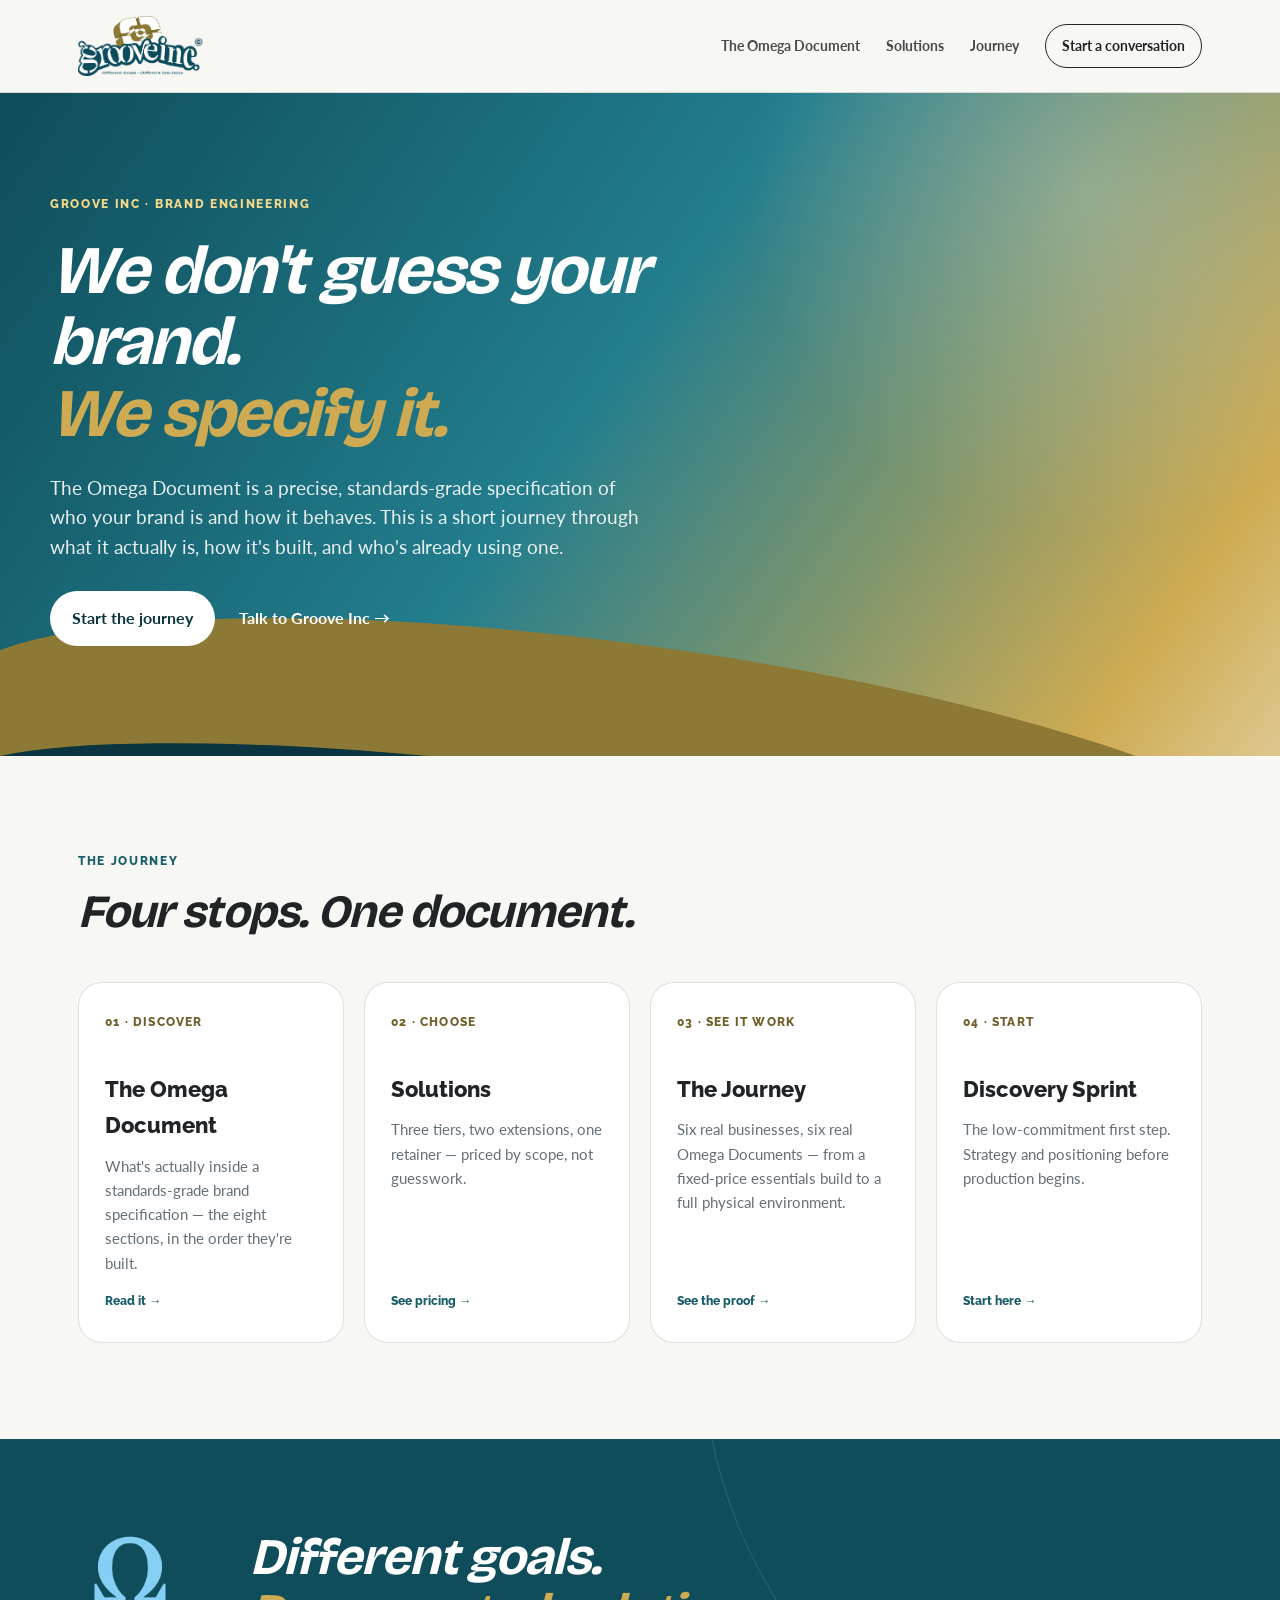
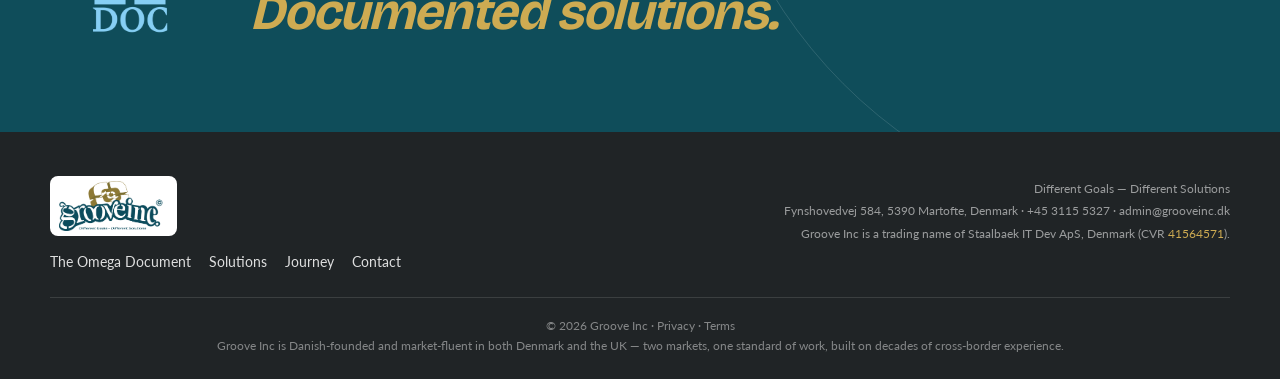
<file: index.html>
<!doctype html>
<html lang="en">
<head>
  <meta charset="utf-8">
  <meta name="viewport" content="width=device-width, initial-scale=1">
  <title>Groove Inc — Brand Engineering</title>
<meta name="description" content="Groove Inc is a Danish brand engineering studio. The Omega Document is our standards-grade specification of your brand — measured, not guessed.">
<link rel="canonical" href="https://www.grooveinc.uk/">
<link rel="alternate" hreflang="en-dk" href="https://www.grooveinc.dk/">
<link rel="alternate" hreflang="en-gb" href="https://www.grooveinc.uk/">
<link rel="alternate" hreflang="x-default" href="https://www.grooveinc.dk/">
<meta property="og:site_name" content="Groove Inc">
<meta property="og:type" content="website">
<meta property="og:title" content="Groove Inc — Brand Engineering">
<meta property="og:description" content="Groove Inc is a Danish brand engineering studio. The Omega Document is our standards-grade specification of your brand — measured, not guessed.">
<meta property="og:url" content="https://www.grooveinc.uk/">
<meta property="og:image" content="https://www.grooveinc.uk/images/groove-logo.png">
<meta name="twitter:card" content="summary">
<meta name="twitter:title" content="Groove Inc — Brand Engineering">
<meta name="twitter:description" content="Groove Inc is a Danish brand engineering studio. The Omega Document is our standards-grade specification of your brand — measured, not guessed.">
  <link rel="icon" type="image/x-icon" href="/images/favicon.ico">
<link rel="preconnect" href="https://fonts.googleapis.com">
<link rel="preconnect" href="https://fonts.gstatic.com" crossorigin>
<link href="https://fonts.googleapis.com/css2?family=Lato:wght@400;700&family=Raleway:ital,wght@0,800;1,800&family=Bricolage+Grotesque:ital,opsz,wght@1,12..96,700&display=swap" rel="stylesheet">
  <link rel="stylesheet" href="assets/css/site.css">
</head>
<body>
  <header class="site-header">
    <div class="header-row">
      <a class="brand" href="index.html"><img class="brand-mark-img" src="images/groove-logo.png" alt="Groove Inc"></a>
      <nav class="nav" aria-label="Primary navigation" id="primaryNav">
      <a href="document.html">The Omega Document</a>
      <a href="solutions.html">Solutions</a>
      <a href="journey.html">Journey</a>
        <a href="contact.html" class="nav-cta">Start a conversation</a>
      </nav>
      <button class="menu-toggle" id="mobileToggle" aria-expanded="false">☰</button>
    </div>
  </header>
  <div class="nav-drawer-overlay" id="navOverlay"></div>
  <nav class="mobile-drawer" id="mobileDrawer">
    <button class="drawer-close" id="drawerClose" aria-label="Close menu">✕</button>
    <a href="document.html">The Omega Document</a>
    <a href="solutions.html">Solutions</a>
    <a href="journey.html">Journey</a>
    <a href="contact.html" class="nav-cta">Start a conversation</a>
  </nav>

  <section class="hero">
    <div class="hero-curve hero-curve-gold"></div><div class="hero-curve hero-curve-blue"></div>
    <div class="hero-content">
      <p class="eyebrow">GROOVE INC · BRAND ENGINEERING</p>
      <h1>We don't guess your brand.<br><em class="accent-light">We specify it.</em></h1>
      <p class="hero-copy">The Omega Document is a precise, standards-grade specification of who your brand is and how it behaves. This is a short journey through what it actually is, how it's built, and who's already using one.</p>
      <div class="hero-actions">
        <a class="button button-light" href="document.html">Start the journey</a>
        <a class="text-link" href="contact.html">Talk to Groove Inc →</a>
      </div>
    </div>
  </section>

  <section class="section">
    <div class="section-heading">
      <span class="section-kicker">THE JOURNEY</span>
      <h2>Four stops. One document.</h2>
    </div>
    <div class="stage-grid">
      <a class="stage-card" href="document.html">
        <div class="stage-num">01 · Discover</div>
        <h3>The Omega Document</h3>
        <p>What's actually inside a standards-grade brand specification — the eight sections, in the order they're built.</p>
        <span class="go">Read it →</span>
      </a>
      <a class="stage-card" href="solutions.html">
        <div class="stage-num">02 · Choose</div>
        <h3>Solutions</h3>
        <p>Three tiers, two extensions, one retainer — priced by scope, not guesswork.</p>
        <span class="go">See pricing →</span>
      </a>
      <a class="stage-card" href="journey.html">
        <div class="stage-num">03 · See It Work</div>
        <h3>The Journey</h3>
        <p>Six real businesses, six real Omega Documents — from a fixed-price essentials build to a full physical environment.</p>
        <span class="go">See the proof →</span>
      </a>
      <a class="stage-card" href="contact.html">
        <div class="stage-num">04 · Start</div>
        <h3>Discovery Sprint</h3>
        <p>The low-commitment first step. Strategy and positioning before production begins.</p>
        <span class="go">Start here →</span>
      </a>
    </div>
  </section>

  <section class="statement">
    <div class="statement-inner">
      <img class="omega-mini-img" src="images/omega-doc-logo.png" alt="">
      <p>Different goals.<br><em class="accent-light">Documented solutions.</em></p>
    </div>
  </section>

  <footer class="footer">
    <div class="footer-row">
      <div>
        <img class="footer-mark" src="images/groove-logo.png" alt="Groove Inc">
        <div class="footer-links">
          <a href="document.html">The Omega Document</a>
          <a href="solutions.html">Solutions</a>
          <a href="journey.html">Journey</a>
          <a href="contact.html">Contact</a>
        </div>
      </div>
      <div class="footer-meta">
        <p>Different Goals — Different Solutions</p>
        <p>Fynshovedvej 584, 5390 Martofte, Denmark · +45 3115 5327 · admin@grooveinc.dk</p>
        <p>Groove Inc is a trading name of Staalbaek IT Dev ApS, Denmark (CVR <em>41564571</em>).</p>
      </div>
    </div>
    <div class="footer-bottom">© 2026 Groove Inc · <a href="privacy.html">Privacy</a> · <a href="terms.html">Terms</a><br>Groove Inc is Danish-founded and market-fluent in both Denmark and the UK — two markets, one standard of work, built on decades of cross-border experience.</div>
  </footer>
  <script src="assets/js/site.js"></script>
</body>
</html>
</file>
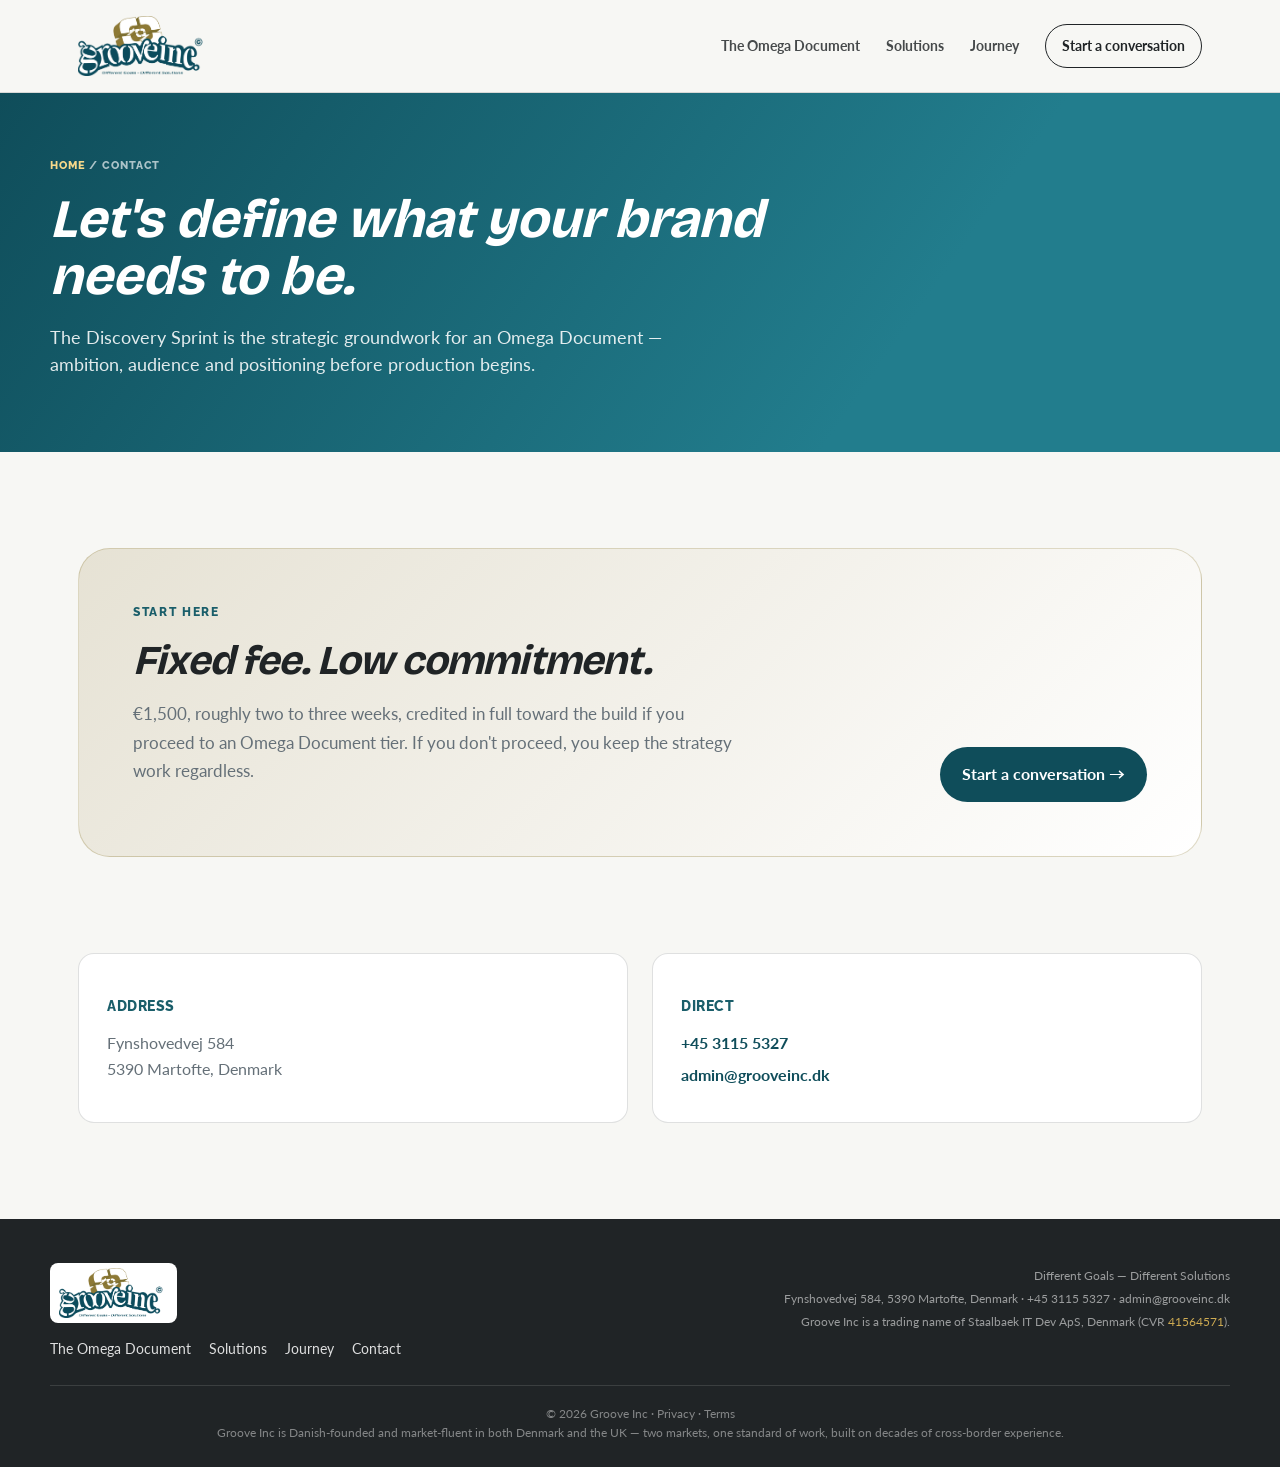
<file: contact.html>
<!doctype html>
<html lang="en">
<head>
  <meta charset="utf-8">
  <meta name="viewport" content="width=device-width, initial-scale=1">
  <title>Contact — Groove Inc</title>
<meta name="description" content="Start a Discovery Sprint with Groove Inc, a Danish brand engineering studio. Get in touch to talk through your brand's specification.">
<link rel="canonical" href="https://www.grooveinc.uk/contact.html">
<link rel="alternate" hreflang="en-dk" href="https://www.grooveinc.dk/contact.html">
<link rel="alternate" hreflang="en-gb" href="https://www.grooveinc.uk/contact.html">
<link rel="alternate" hreflang="x-default" href="https://www.grooveinc.dk/contact.html">
<meta property="og:site_name" content="Groove Inc">
<meta property="og:type" content="website">
<meta property="og:title" content="Contact — Groove Inc">
<meta property="og:description" content="Start a Discovery Sprint with Groove Inc, a Danish brand engineering studio. Get in touch to talk through your brand's specification.">
<meta property="og:url" content="https://www.grooveinc.uk/contact.html">
<meta property="og:image" content="https://www.grooveinc.uk/images/groove-logo.png">
<meta name="twitter:card" content="summary">
<meta name="twitter:title" content="Contact — Groove Inc">
<meta name="twitter:description" content="Start a Discovery Sprint with Groove Inc, a Danish brand engineering studio. Get in touch to talk through your brand's specification.">
  <link rel="icon" type="image/x-icon" href="/images/favicon.ico">
<link rel="preconnect" href="https://fonts.googleapis.com">
<link rel="preconnect" href="https://fonts.gstatic.com" crossorigin>
<link href="https://fonts.googleapis.com/css2?family=Lato:wght@400;700&family=Raleway:ital,wght@0,800;1,800&family=Bricolage+Grotesque:ital,opsz,wght@1,12..96,700&display=swap" rel="stylesheet">
  <link rel="stylesheet" href="assets/css/site.css">
</head>
<body>
  <header class="site-header">
    <div class="header-row">
      <a class="brand" href="index.html"><img class="brand-mark-img" src="images/groove-logo.png" alt="Groove Inc"></a>
      <nav class="nav" aria-label="Primary navigation" id="primaryNav">
      <a href="document.html">The Omega Document</a>
      <a href="solutions.html">Solutions</a>
      <a href="journey.html">Journey</a>
        <a href="contact.html" class="nav-cta" class="current">Start a conversation</a>
      </nav>
      <button class="menu-toggle" id="mobileToggle" aria-expanded="false">☰</button>
    </div>
  </header>
  <div class="nav-drawer-overlay" id="navOverlay"></div>
  <nav class="mobile-drawer" id="mobileDrawer">
    <button class="drawer-close" id="drawerClose" aria-label="Close menu">✕</button>
    <a href="document.html">The Omega Document</a>
    <a href="solutions.html">Solutions</a>
    <a href="journey.html">Journey</a>
    <a href="contact.html" class="nav-cta" class="current">Start a conversation</a>
  </nav>

  <div class="page-header">
    <div class="wrap">
      <div class="crumb"><a href="index.html">Home</a> / Contact</div>
      <h1>Let's define what your brand needs to be.</h1>
      <p class="lead">The Discovery Sprint is the strategic groundwork for an Omega Document — ambition, audience and positioning before production begins.</p>
    </div>
  </div>

  <section class="section">
    <div class="cta-card">
      <div>
        <span class="section-kicker">START HERE</span>
        <h2>Fixed fee. Low commitment.</h2>
        <p>€1,500, roughly two to three weeks, credited in full toward the build if you proceed to an Omega Document tier. If you don't proceed, you keep the strategy work regardless.</p>
      </div>
      <a class="button button-dark" href="mailto:admin@grooveinc.uk">Start a conversation →</a>
    </div>
  </section>

  <section class="section" style="padding-top:0;">
    <div class="contact-grid">
      <div class="contact-card">
        <h3>Address</h3>
        <p>Fynshovedvej 584<br>5390 Martofte, Denmark</p>
      </div>
      <div class="contact-card">
        <h3>Direct</h3>
        <p><a href="tel:+4531155327">+45 3115 5327</a></p>
        <p><a href="mailto:admin@grooveinc.dk">admin@grooveinc.dk</a></p>
      </div>
    </div>
  </section>

  <footer class="footer">
    <div class="footer-row">
      <div>
        <img class="footer-mark" src="images/groove-logo.png" alt="Groove Inc">
        <div class="footer-links">
          <a href="document.html">The Omega Document</a>
          <a href="solutions.html">Solutions</a>
          <a href="journey.html">Journey</a>
          <a href="contact.html">Contact</a>
        </div>
      </div>
      <div class="footer-meta">
        <p>Different Goals — Different Solutions</p>
        <p>Fynshovedvej 584, 5390 Martofte, Denmark · +45 3115 5327 · admin@grooveinc.dk</p>
        <p>Groove Inc is a trading name of Staalbaek IT Dev ApS, Denmark (CVR <em>41564571</em>).</p>
      </div>
    </div>
    <div class="footer-bottom">© 2026 Groove Inc · <a href="privacy.html">Privacy</a> · <a href="terms.html">Terms</a><br>Groove Inc is Danish-founded and market-fluent in both Denmark and the UK — two markets, one standard of work, built on decades of cross-border experience.</div>
  </footer>
  <script src="assets/js/site.js"></script>
</body>
</html>
</file>
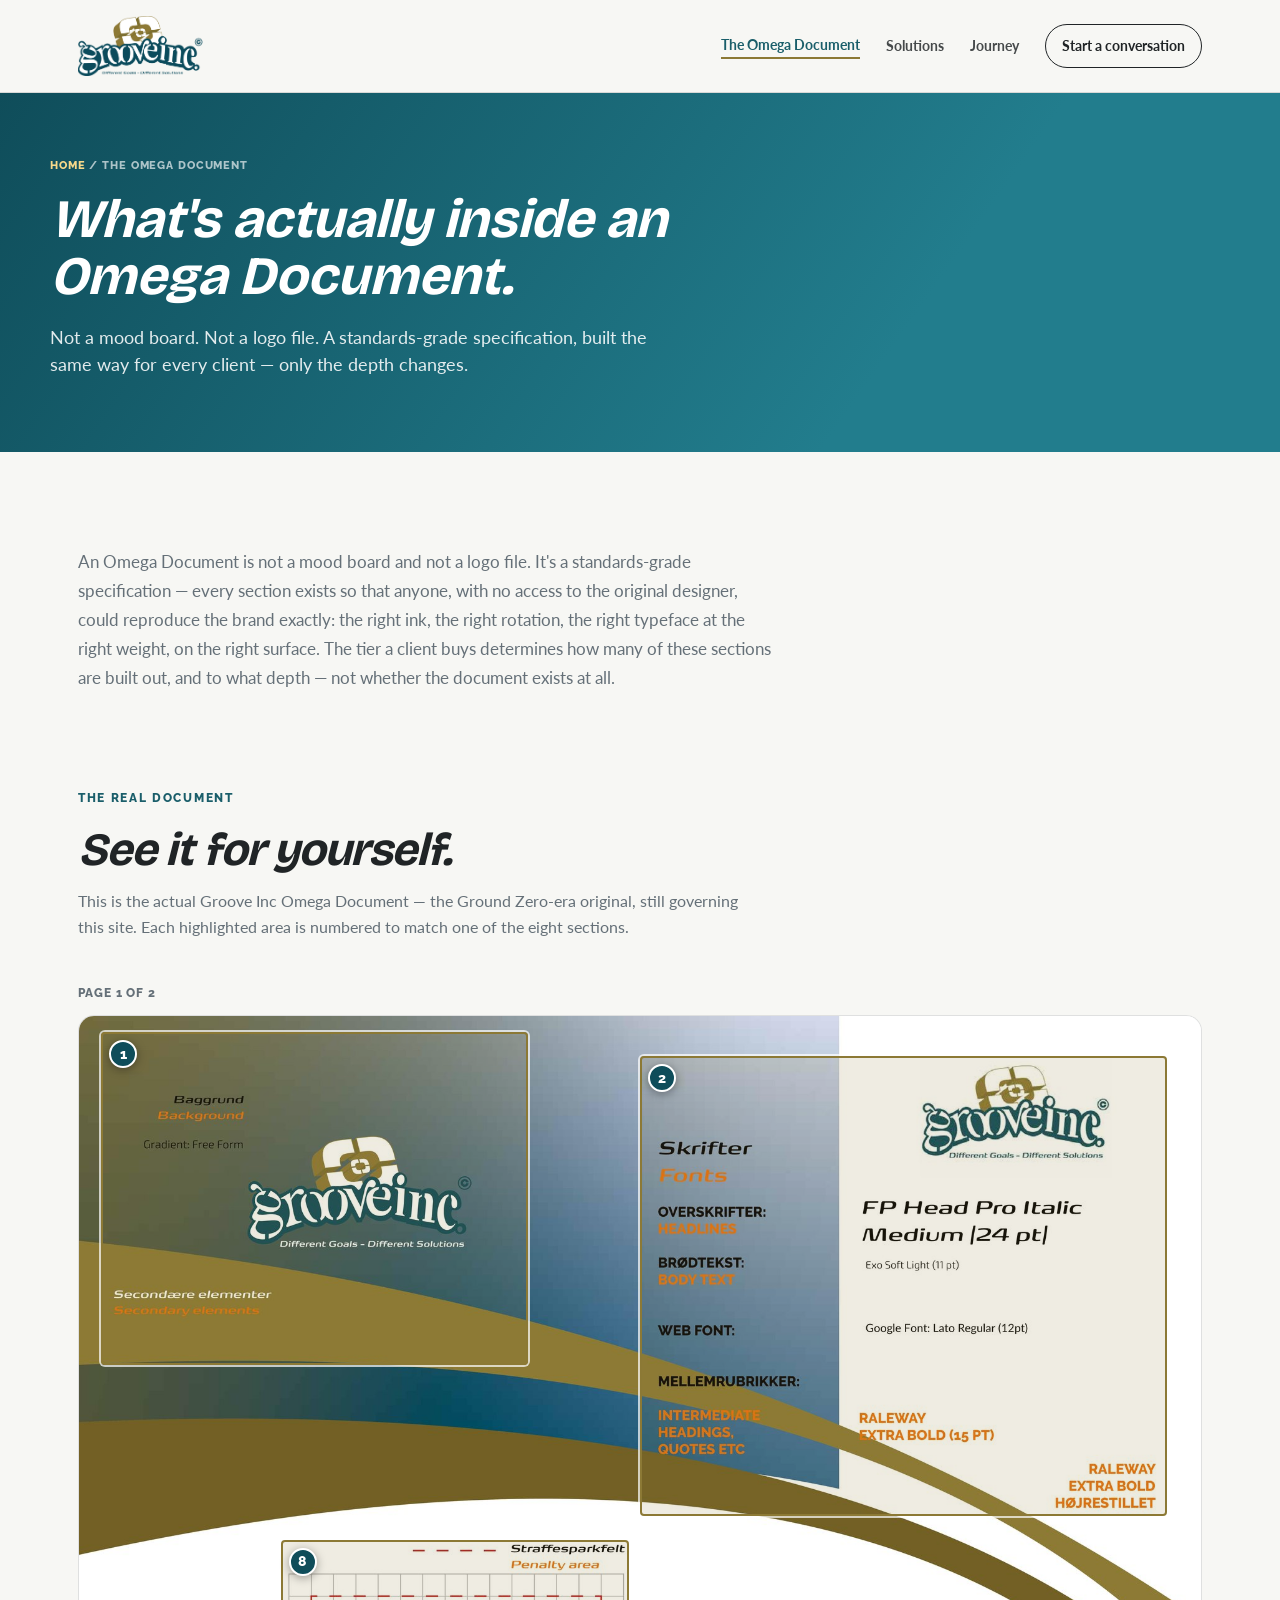
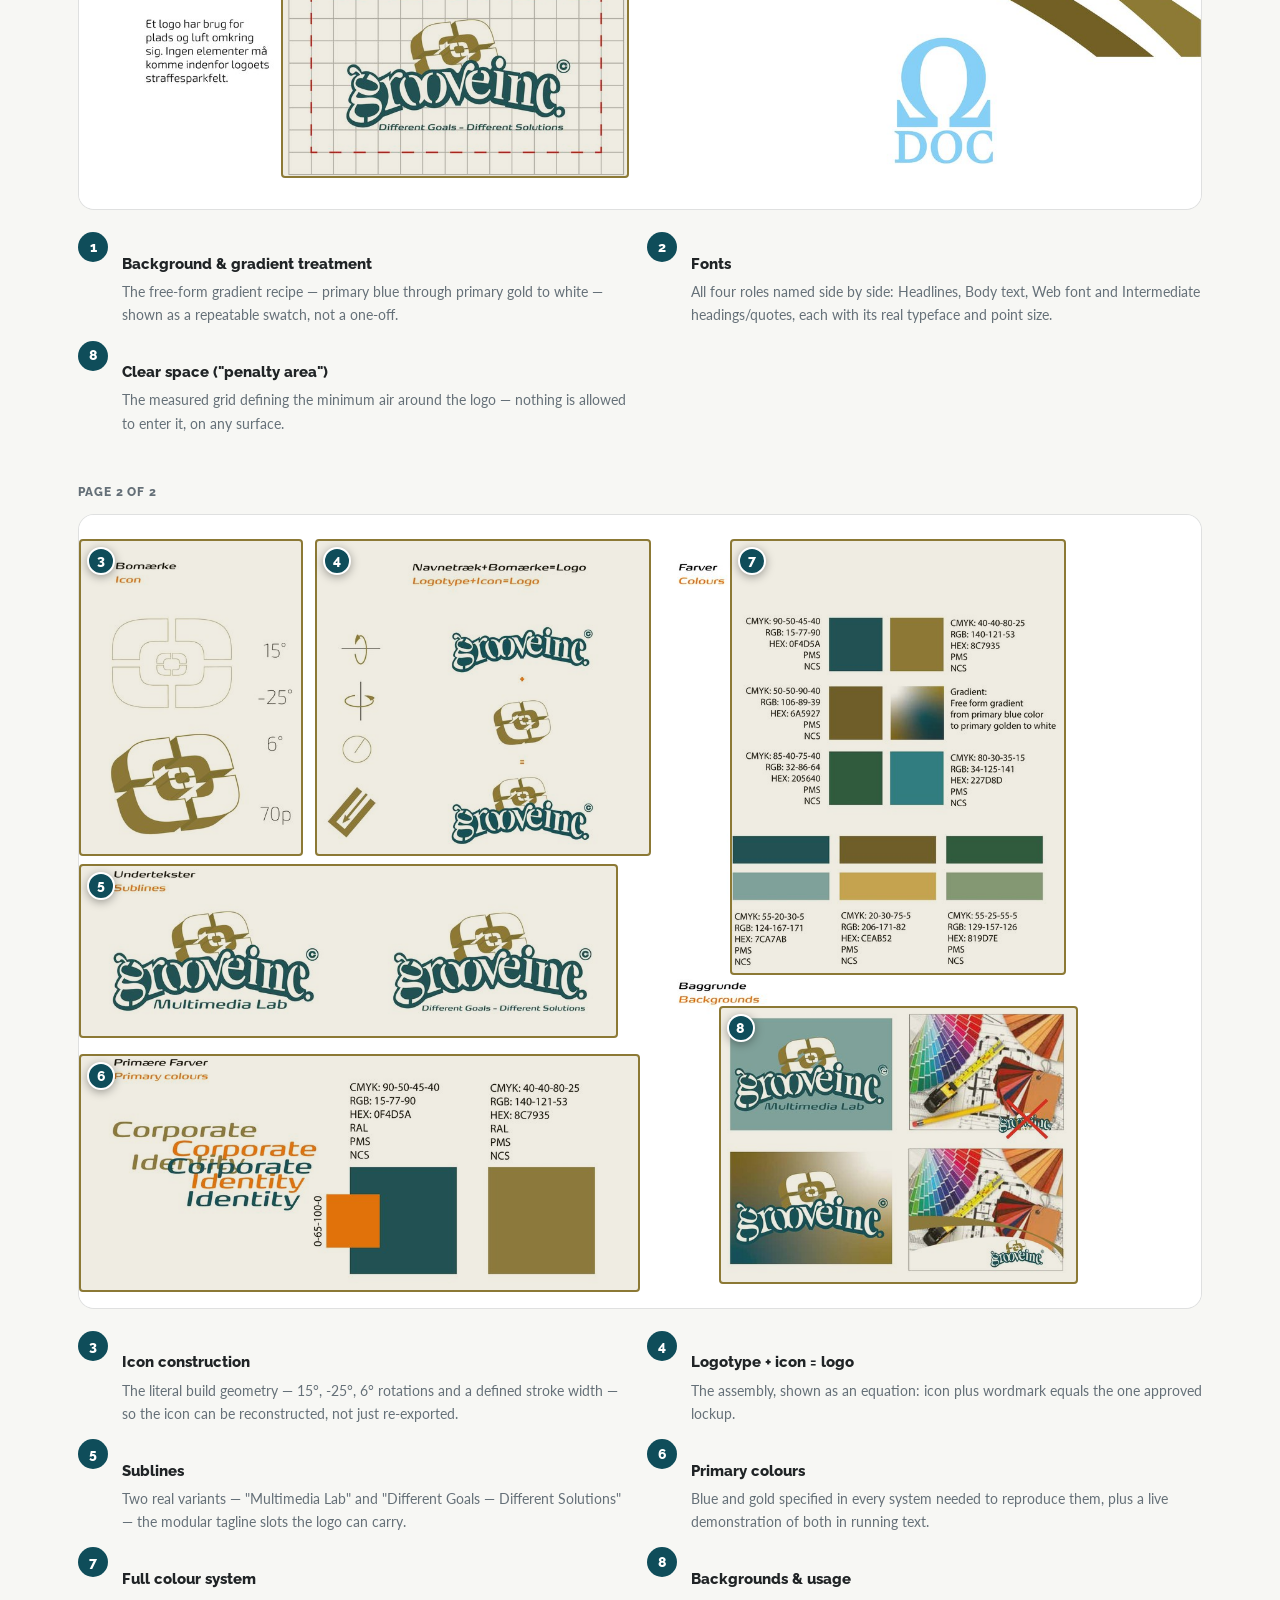
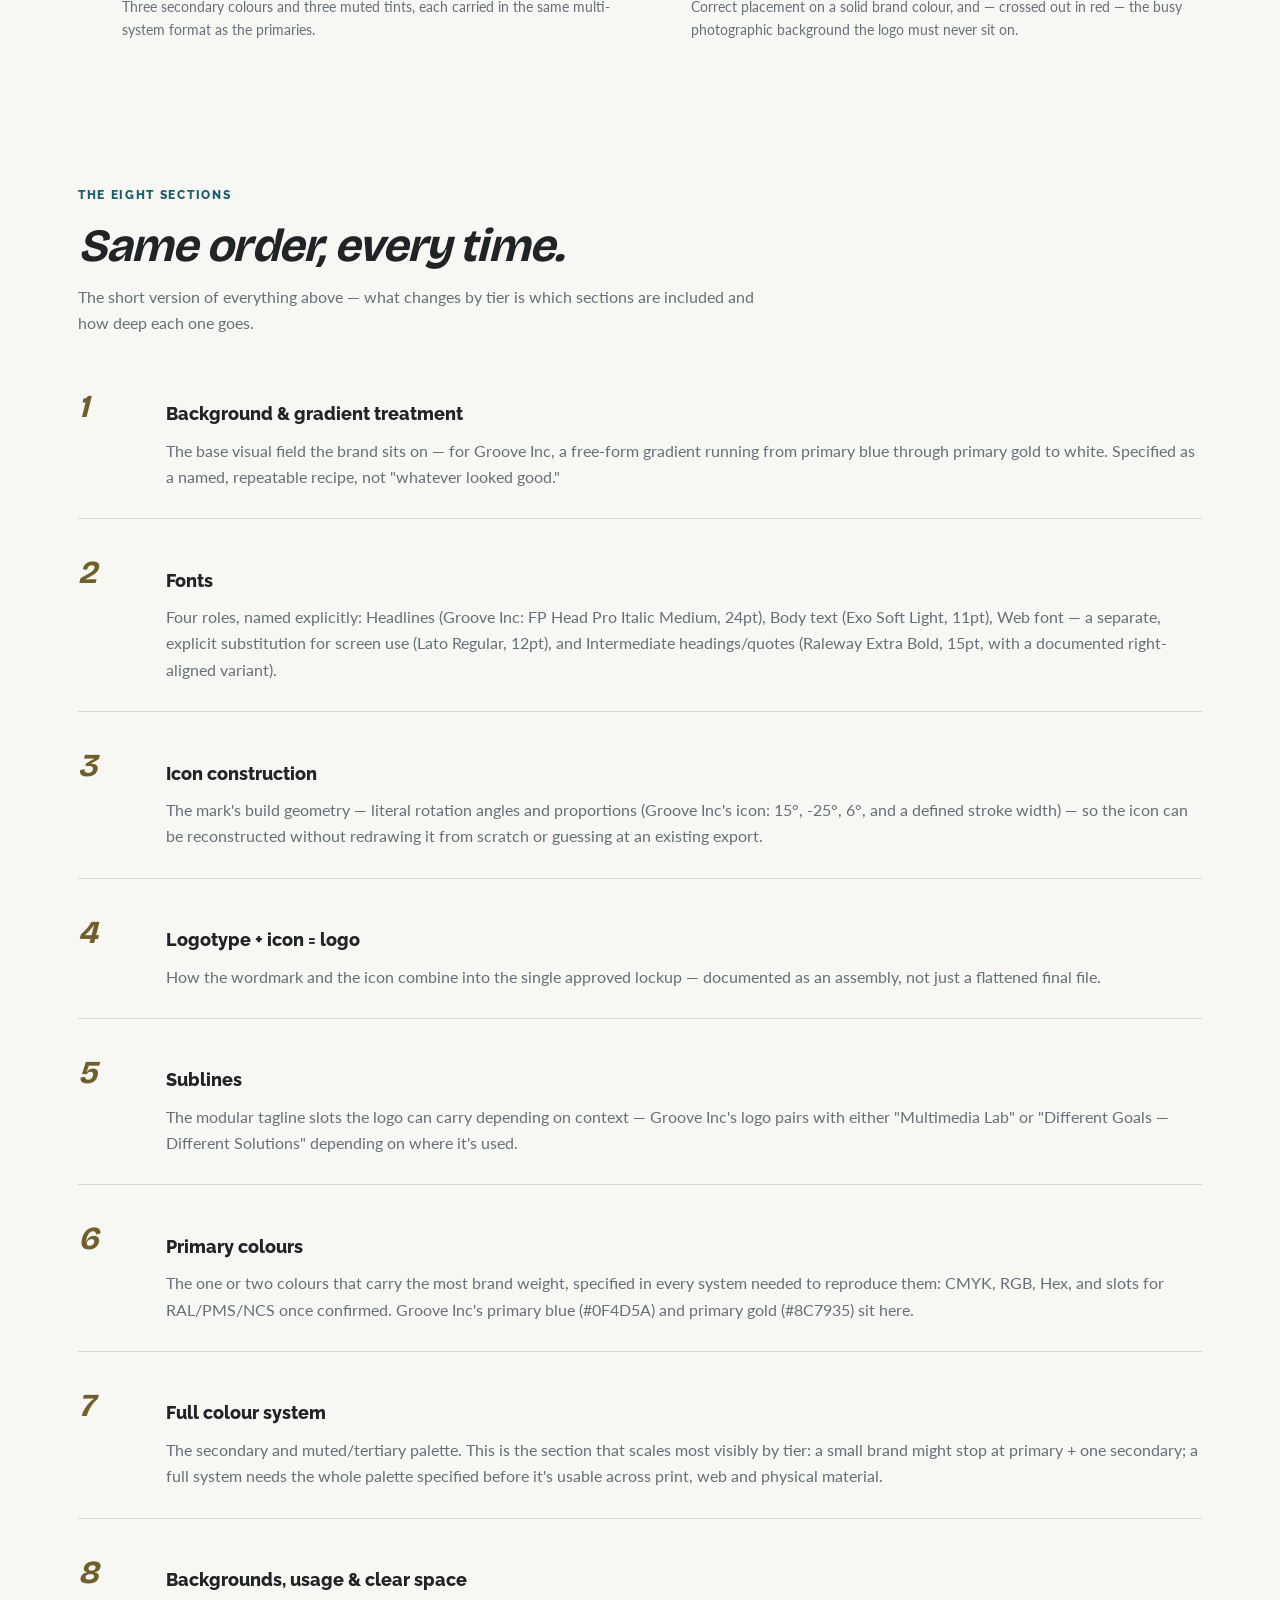
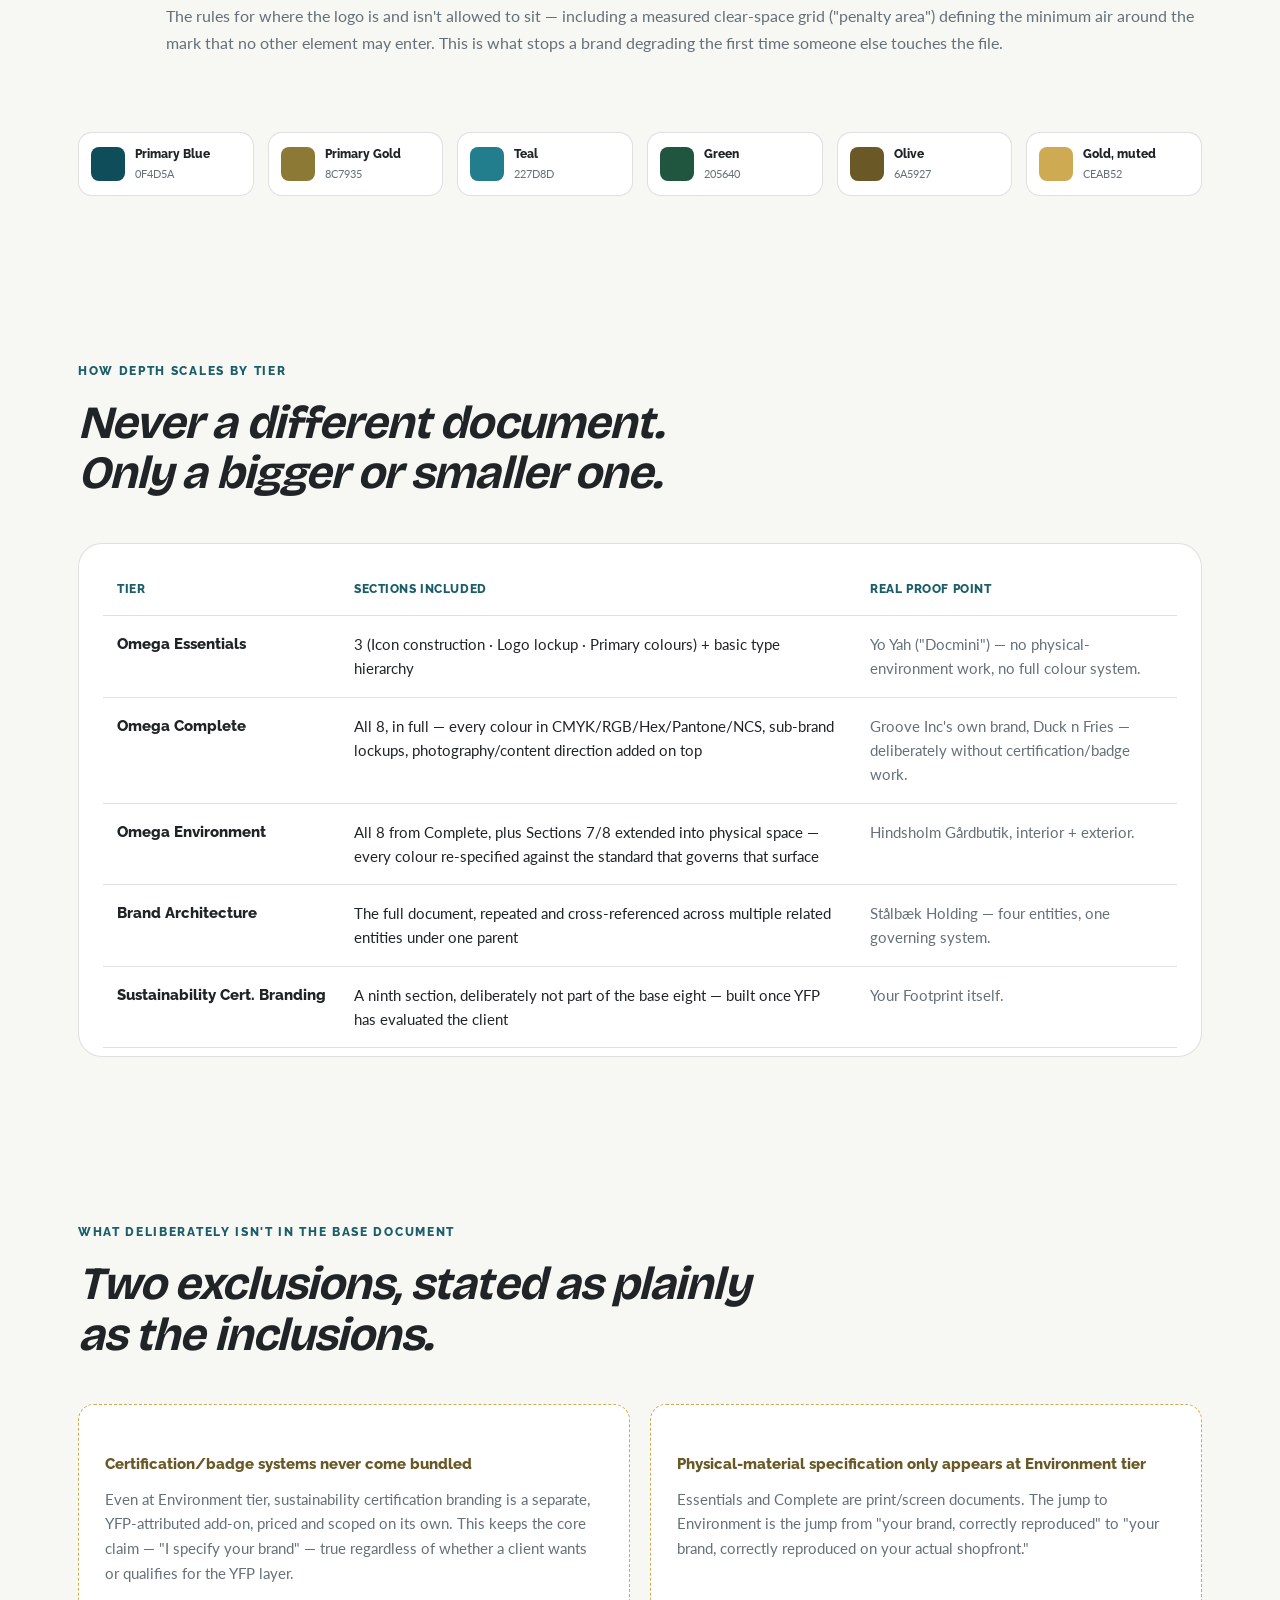
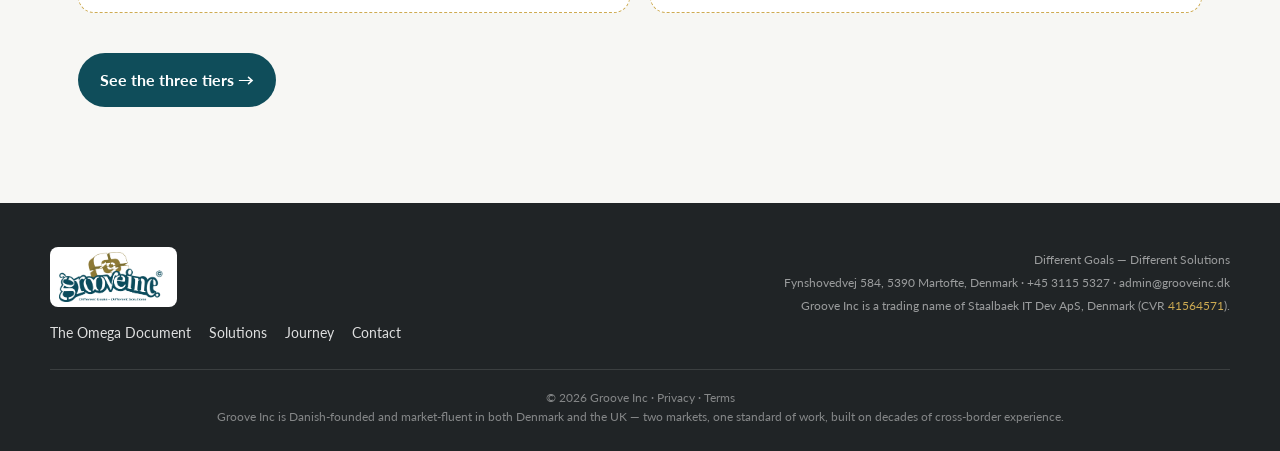
<file: document.html>
<!doctype html>
<html lang="en">
<head>
  <meta charset="utf-8">
  <meta name="viewport" content="width=device-width, initial-scale=1">
  <title>The Omega Document — Groove Inc</title>
<meta name="description" content="What's inside an Omega Document — the eight-section, standards-grade brand specification Groove Inc builds for every client.">
<link rel="canonical" href="https://www.grooveinc.uk/document.html">
<link rel="alternate" hreflang="en-dk" href="https://www.grooveinc.dk/document.html">
<link rel="alternate" hreflang="en-gb" href="https://www.grooveinc.uk/document.html">
<link rel="alternate" hreflang="x-default" href="https://www.grooveinc.dk/document.html">
<meta property="og:site_name" content="Groove Inc">
<meta property="og:type" content="website">
<meta property="og:title" content="The Omega Document — Groove Inc">
<meta property="og:description" content="What's inside an Omega Document — the eight-section, standards-grade brand specification Groove Inc builds for every client.">
<meta property="og:url" content="https://www.grooveinc.uk/document.html">
<meta property="og:image" content="https://www.grooveinc.uk/images/groove-logo.png">
<meta name="twitter:card" content="summary">
<meta name="twitter:title" content="The Omega Document — Groove Inc">
<meta name="twitter:description" content="What's inside an Omega Document — the eight-section, standards-grade brand specification Groove Inc builds for every client.">
  <link rel="icon" type="image/x-icon" href="/images/favicon.ico">
<link rel="preconnect" href="https://fonts.googleapis.com">
<link rel="preconnect" href="https://fonts.gstatic.com" crossorigin>
<link href="https://fonts.googleapis.com/css2?family=Lato:wght@400;700&family=Raleway:ital,wght@0,800;1,800&family=Bricolage+Grotesque:ital,opsz,wght@1,12..96,700&display=swap" rel="stylesheet">
  <link rel="stylesheet" href="assets/css/site.css">
</head>
<body>
  <header class="site-header">
    <div class="header-row">
      <a class="brand" href="index.html"><img class="brand-mark-img" src="images/groove-logo.png" alt="Groove Inc"></a>
      <nav class="nav" aria-label="Primary navigation" id="primaryNav">
      <a href="document.html" class="current">The Omega Document</a>
      <a href="solutions.html">Solutions</a>
      <a href="journey.html">Journey</a>
        <a href="contact.html" class="nav-cta">Start a conversation</a>
      </nav>
      <button class="menu-toggle" id="mobileToggle" aria-expanded="false">☰</button>
    </div>
  </header>
  <div class="nav-drawer-overlay" id="navOverlay"></div>
  <nav class="mobile-drawer" id="mobileDrawer">
    <button class="drawer-close" id="drawerClose" aria-label="Close menu">✕</button>
    <a href="document.html" class="current">The Omega Document</a>
    <a href="solutions.html">Solutions</a>
    <a href="journey.html">Journey</a>
    <a href="contact.html" class="nav-cta">Start a conversation</a>
  </nav>

  <div class="page-header">
    <div class="wrap">
      <div class="crumb"><a href="index.html">Home</a> / The Omega Document</div>
      
      <h1>What's actually inside an Omega Document.</h1>
      <p class="lead">Not a mood board. Not a logo file. A standards-grade specification, built the same way for every client — only the depth changes.</p>
    </div>
  </div>

  <section class="section">
    <div class="prose">
      <p>An Omega Document is not a mood board and not a logo file. It's a standards-grade specification — every section exists so that anyone, with no access to the original designer, could reproduce the brand exactly: the right ink, the right rotation, the right typeface at the right weight, on the right surface. The tier a client buys determines how many of these sections are built out, and to what depth — not whether the document exists at all.</p>
    </div>
  </section>

  <section class="section" style="padding-top:0;">
    <div class="section-heading">
      <span class="section-kicker">THE REAL DOCUMENT</span>
      <h2>See it for yourself.</h2>
      <p style="color:var(--muted); margin-top:12px;">This is the actual Groove Inc Omega Document — the Ground Zero-era original, still governing this site. Each highlighted area is numbered to match one of the eight sections.</p>
    </div>

    <p class="page-label">PAGE 1 OF 2</p>
    <div class="doc-scan">
      <img src="images/omega-doc-page1.jpg" alt="Groove Inc Omega Document, page 1 — background gradient, fonts, logo, clear space">
      <div class="doc-hotspot" style="left:2%; top:2%; width:38%; height:42%;"><span class="num">1</span></div>
      <div class="doc-hotspot" style="left:50%; top:5%; width:47%; height:58%;"><span class="num">2</span></div>
      <div class="doc-hotspot" style="left:18%; top:66%; width:31%; height:30%;"><span class="num">8</span></div>
    </div>
    <div class="doc-key-grid">
      <div class="doc-key"><span class="num">1</span><div><h4>Background &amp; gradient treatment</h4><p>The free-form gradient recipe — primary blue through primary gold to white — shown as a repeatable swatch, not a one-off.</p></div></div>
      <div class="doc-key"><span class="num">2</span><div><h4>Fonts</h4><p>All four roles named side by side: Headlines, Body text, Web font and Intermediate headings/quotes, each with its real typeface and point size.</p></div></div>
      <div class="doc-key"><span class="num">8</span><div><h4>Clear space ("penalty area")</h4><p>The measured grid defining the minimum air around the logo — nothing is allowed to enter it, on any surface.</p></div></div>
    </div>

    <p class="page-label">PAGE 2 OF 2</p>
    <div class="doc-scan">
      <img src="images/omega-doc-page2.jpg" alt="Groove Inc Omega Document, page 2 — icon construction, logo assembly, sublines, colours, backgrounds">
      <div class="doc-hotspot" style="left:0%; top:3%; width:20%; height:40%;"><span class="num">3</span></div>
      <div class="doc-hotspot" style="left:21%; top:3%; width:30%; height:40%;"><span class="num">4</span></div>
      <div class="doc-hotspot" style="left:0%; top:44%; width:48%; height:22%;"><span class="num">5</span></div>
      <div class="doc-hotspot" style="left:0%; top:68%; width:50%; height:30%;"><span class="num">6</span></div>
      <div class="doc-hotspot" style="left:58%; top:3%; width:30%; height:55%;"><span class="num">7</span></div>
      <div class="doc-hotspot" style="left:57%; top:62%; width:32%; height:35%;"><span class="num">8</span></div>
    </div>
    <div class="doc-key-grid">
      <div class="doc-key"><span class="num">3</span><div><h4>Icon construction</h4><p>The literal build geometry — 15°, -25°, 6° rotations and a defined stroke width — so the icon can be reconstructed, not just re-exported.</p></div></div>
      <div class="doc-key"><span class="num">4</span><div><h4>Logotype + icon = logo</h4><p>The assembly, shown as an equation: icon plus wordmark equals the one approved lockup.</p></div></div>
      <div class="doc-key"><span class="num">5</span><div><h4>Sublines</h4><p>Two real variants — "Multimedia Lab" and "Different Goals — Different Solutions" — the modular tagline slots the logo can carry.</p></div></div>
      <div class="doc-key"><span class="num">6</span><div><h4>Primary colours</h4><p>Blue and gold specified in every system needed to reproduce them, plus a live demonstration of both in running text.</p></div></div>
      <div class="doc-key"><span class="num">7</span><div><h4>Full colour system</h4><p>Three secondary colours and three muted tints, each carried in the same multi-system format as the primaries.</p></div></div>
      <div class="doc-key"><span class="num">8</span><div><h4>Backgrounds &amp; usage</h4><p>Correct placement on a solid brand colour, and — crossed out in red — the busy photographic background the logo must never sit on.</p></div></div>
    </div>
  </section>

  <section class="section" style="padding-top:0;">
    <div class="section-heading">
      <span class="section-kicker">THE EIGHT SECTIONS</span>
      <h2>Same order, every time.</h2>
      <p style="color:var(--muted); margin-top:12px;">The short version of everything above — what changes by tier is which sections are included and how deep each one goes.</p>
    </div>
    <div class="anatomy-list">
      <div class="anatomy-item">
        <div class="anatomy-num">1</div>
        <div><h3>Background &amp; gradient treatment</h3><p>The base visual field the brand sits on — for Groove Inc, a free-form gradient running from primary blue through primary gold to white. Specified as a named, repeatable recipe, not "whatever looked good."</p></div>
      </div>
      <div class="anatomy-item">
        <div class="anatomy-num">2</div>
        <div><h3>Fonts</h3><p>Four roles, named explicitly: Headlines (Groove Inc: FP Head Pro Italic Medium, 24pt), Body text (Exo Soft Light, 11pt), Web font — a separate, explicit substitution for screen use (Lato Regular, 12pt), and Intermediate headings/quotes (Raleway Extra Bold, 15pt, with a documented right-aligned variant).</p></div>
      </div>
      <div class="anatomy-item">
        <div class="anatomy-num">3</div>
        <div><h3>Icon construction</h3><p>The mark's build geometry — literal rotation angles and proportions (Groove Inc's icon: 15°, -25°, 6°, and a defined stroke width) — so the icon can be reconstructed without redrawing it from scratch or guessing at an existing export.</p></div>
      </div>
      <div class="anatomy-item">
        <div class="anatomy-num">4</div>
        <div><h3>Logotype + icon = logo</h3><p>How the wordmark and the icon combine into the single approved lockup — documented as an assembly, not just a flattened final file.</p></div>
      </div>
      <div class="anatomy-item">
        <div class="anatomy-num">5</div>
        <div><h3>Sublines</h3><p>The modular tagline slots the logo can carry depending on context — Groove Inc's logo pairs with either "Multimedia Lab" or "Different Goals — Different Solutions" depending on where it's used.</p></div>
      </div>
      <div class="anatomy-item">
        <div class="anatomy-num">6</div>
        <div><h3>Primary colours</h3><p>The one or two colours that carry the most brand weight, specified in every system needed to reproduce them: CMYK, RGB, Hex, and slots for RAL/PMS/NCS once confirmed. Groove Inc's primary blue (#0F4D5A) and primary gold (#8C7935) sit here.</p></div>
      </div>
      <div class="anatomy-item">
        <div class="anatomy-num">7</div>
        <div><h3>Full colour system</h3><p>The secondary and muted/tertiary palette. This is the section that scales most visibly by tier: a small brand might stop at primary + one secondary; a full system needs the whole palette specified before it's usable across print, web and physical material.</p></div>
      </div>
      <div class="anatomy-item">
        <div class="anatomy-num">8</div>
        <div><h3>Backgrounds, usage &amp; clear space</h3><p>The rules for where the logo is and isn't allowed to sit — including a measured clear-space grid ("penalty area") defining the minimum air around the mark that no other element may enter. This is what stops a brand degrading the first time someone else touches the file.</p></div>
      </div>
    </div>

    <div class="spec-strip" style="margin-top:48px;">
      <div class="spec-chip"><span class="chip-color" style="background:#0F4D5A"></span><div><strong>Primary Blue</strong><small>0F4D5A</small></div></div>
      <div class="spec-chip"><span class="chip-color" style="background:#8C7935"></span><div><strong>Primary Gold</strong><small>8C7935</small></div></div>
      <div class="spec-chip"><span class="chip-color" style="background:#227D8D"></span><div><strong>Teal</strong><small>227D8D</small></div></div>
      <div class="spec-chip"><span class="chip-color" style="background:#205640"></span><div><strong>Green</strong><small>205640</small></div></div>
      <div class="spec-chip"><span class="chip-color" style="background:#6A5927"></span><div><strong>Olive</strong><small>6A5927</small></div></div>
      <div class="spec-chip"><span class="chip-color" style="background:#CEAB52"></span><div><strong>Gold, muted</strong><small>CEAB52</small></div></div>
    </div>
  </section>

  <section class="section" style="padding-top:70px; padding-bottom:70px;">
    <div class="section-heading">
      <span class="section-kicker">HOW DEPTH SCALES BY TIER</span>
      <h2>Never a different document. Only a bigger or smaller one.</h2>
    </div>
    <div class="table-scroll" style="background:#fff; border:1px solid var(--line); border-radius:24px; padding:8px 24px;">
      <table class="tier-scale-table">
        <thead>
          <tr><th>Tier</th><th>Sections included</th><th>Real proof point</th></tr>
        </thead>
        <tbody>
          <tr><td>Omega Essentials</td><td>3 (Icon construction · Logo lockup · Primary colours) + basic type hierarchy</td><td class="proof">Yo Yah ("Docmini") — no physical-environment work, no full colour system.</td></tr>
          <tr><td>Omega Complete</td><td>All 8, in full — every colour in CMYK/RGB/Hex/Pantone/NCS, sub-brand lockups, photography/content direction added on top</td><td class="proof">Groove Inc's own brand, Duck n Fries — deliberately without certification/badge work.</td></tr>
          <tr><td>Omega Environment</td><td>All 8 from Complete, plus Sections 7/8 extended into physical space — every colour re-specified against the standard that governs that surface</td><td class="proof">Hindsholm Gårdbutik, interior + exterior.</td></tr>
          <tr><td>Brand Architecture</td><td>The full document, repeated and cross-referenced across multiple related entities under one parent</td><td class="proof">Stålbæk Holding — four entities, one governing system.</td></tr>
          <tr><td>Sustainability Cert. Branding</td><td>A ninth section, deliberately not part of the base eight — built once YFP has evaluated the client</td><td class="proof">Your Footprint itself.</td></tr>
        </tbody>
      </table>
    </div>
  </section>

  <section class="section">
    <div class="section-heading">
      <span class="section-kicker">WHAT DELIBERATELY ISN'T IN THE BASE DOCUMENT</span>
      <h2>Two exclusions, stated as plainly as the inclusions.</h2>
    </div>
    <div class="exclusion-row">
      <div class="exclusion-card">
        <h4>Certification/badge systems never come bundled</h4>
        <p>Even at Environment tier, sustainability certification branding is a separate, YFP-attributed add-on, priced and scoped on its own. This keeps the core claim — "I specify your brand" — true regardless of whether a client wants or qualifies for the YFP layer.</p>
      </div>
      <div class="exclusion-card">
        <h4>Physical-material specification only appears at Environment tier</h4>
        <p>Essentials and Complete are print/screen documents. The jump to Environment is the jump from "your brand, correctly reproduced" to "your brand, correctly reproduced on your actual shopfront."</p>
      </div>
    </div>
    <div class="hero-actions" style="margin-top:40px;">
      <a class="button button-dark" href="solutions.html">See the three tiers →</a>
    </div>
  </section>

  <footer class="footer">
    <div class="footer-row">
      <div>
        <img class="footer-mark" src="images/groove-logo.png" alt="Groove Inc">
        <div class="footer-links">
          <a href="document.html">The Omega Document</a>
          <a href="solutions.html">Solutions</a>
          <a href="journey.html">Journey</a>
          <a href="contact.html">Contact</a>
        </div>
      </div>
      <div class="footer-meta">
        <p>Different Goals — Different Solutions</p>
        <p>Fynshovedvej 584, 5390 Martofte, Denmark · +45 3115 5327 · admin@grooveinc.dk</p>
        <p>Groove Inc is a trading name of Staalbaek IT Dev ApS, Denmark (CVR <em>41564571</em>).</p>
      </div>
    </div>
    <div class="footer-bottom">© 2026 Groove Inc · <a href="privacy.html">Privacy</a> · <a href="terms.html">Terms</a><br>Groove Inc is Danish-founded and market-fluent in both Denmark and the UK — two markets, one standard of work, built on decades of cross-border experience.</div>
  </footer>
  <script src="assets/js/site.js"></script>
</body>
</html>
</file>
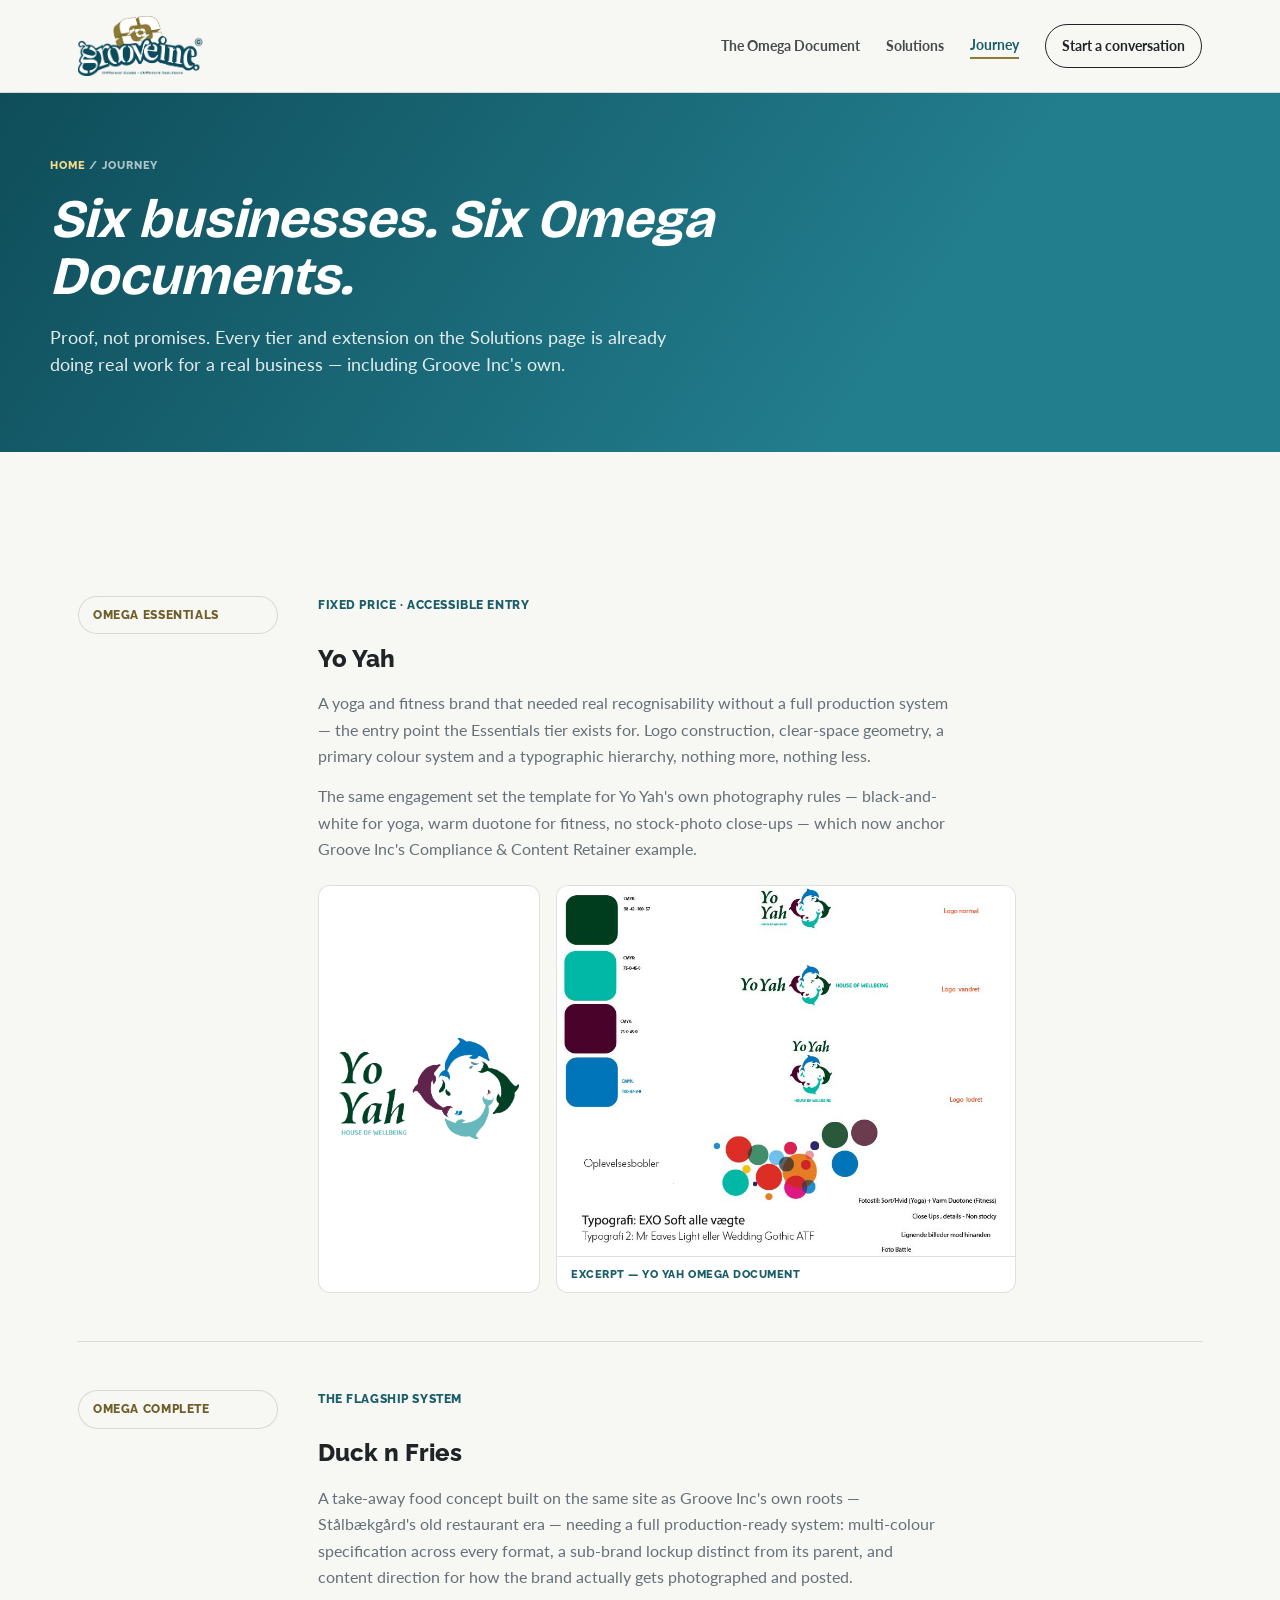
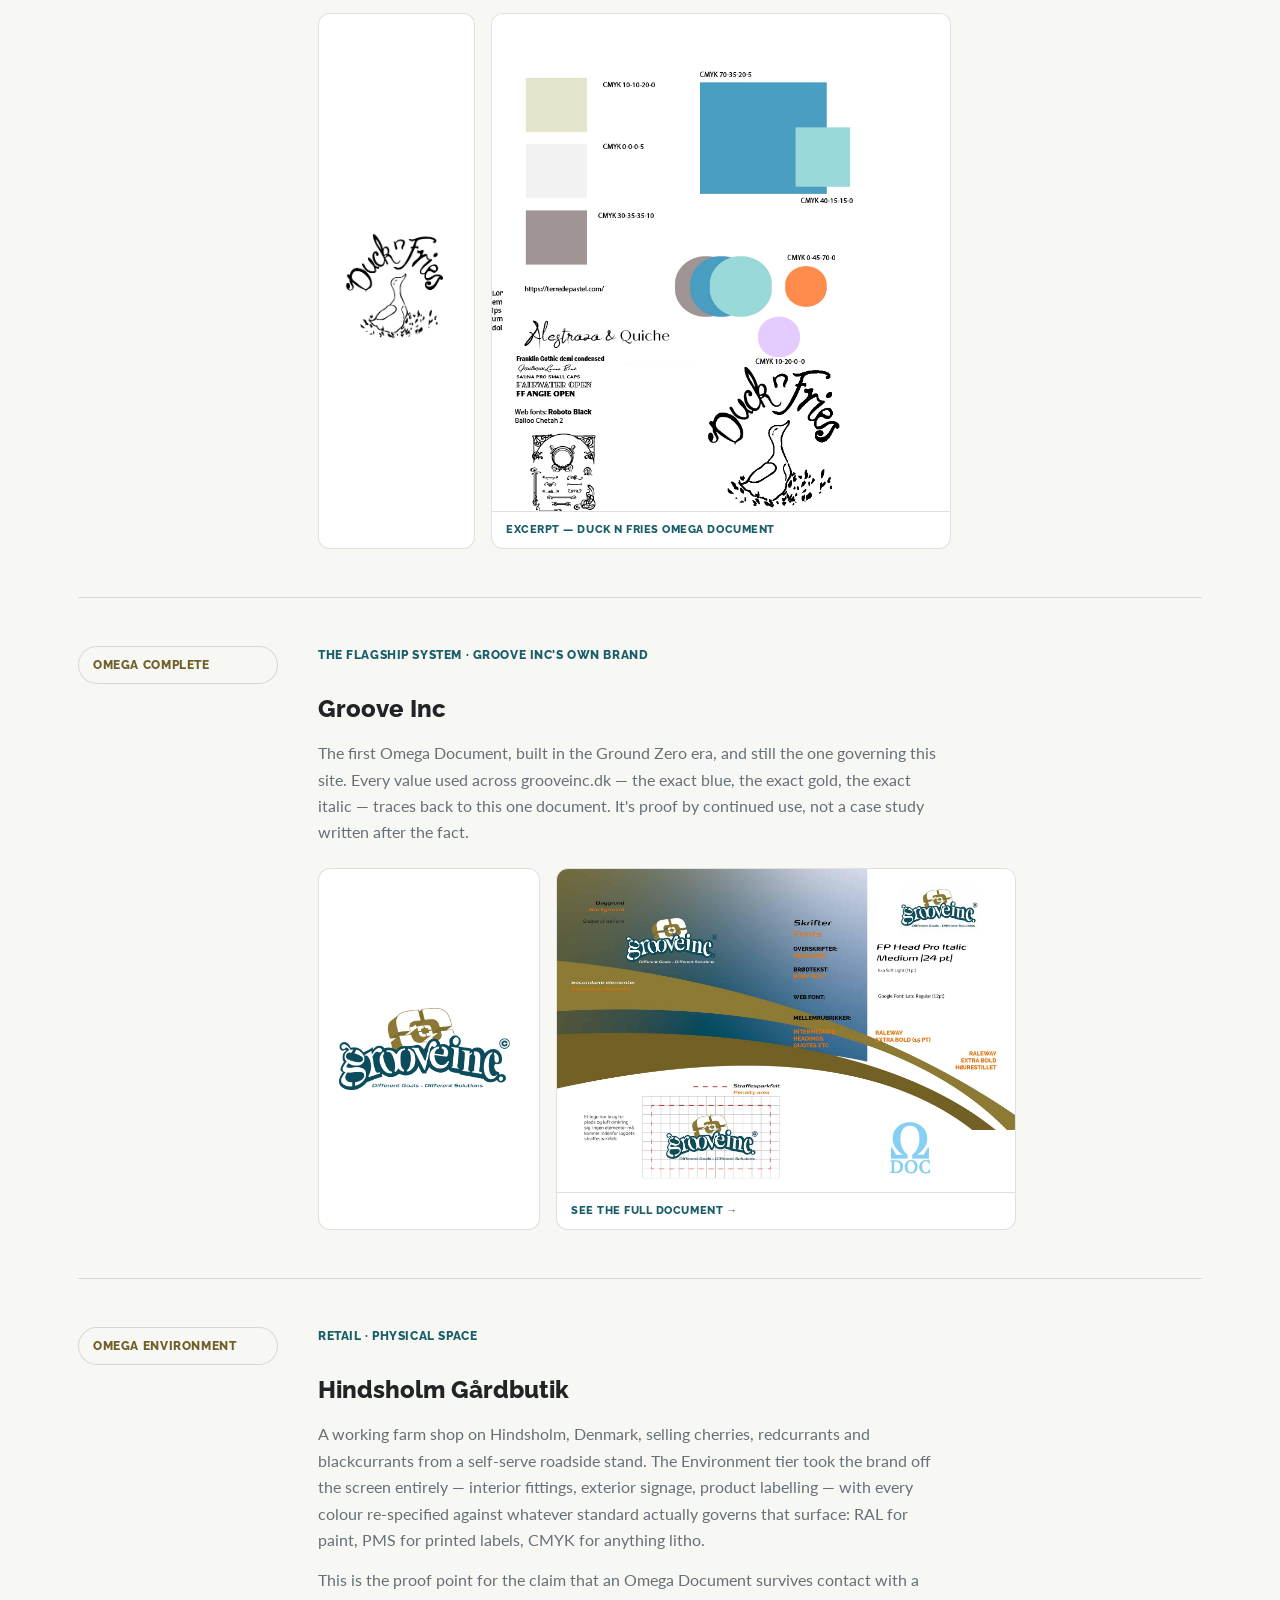
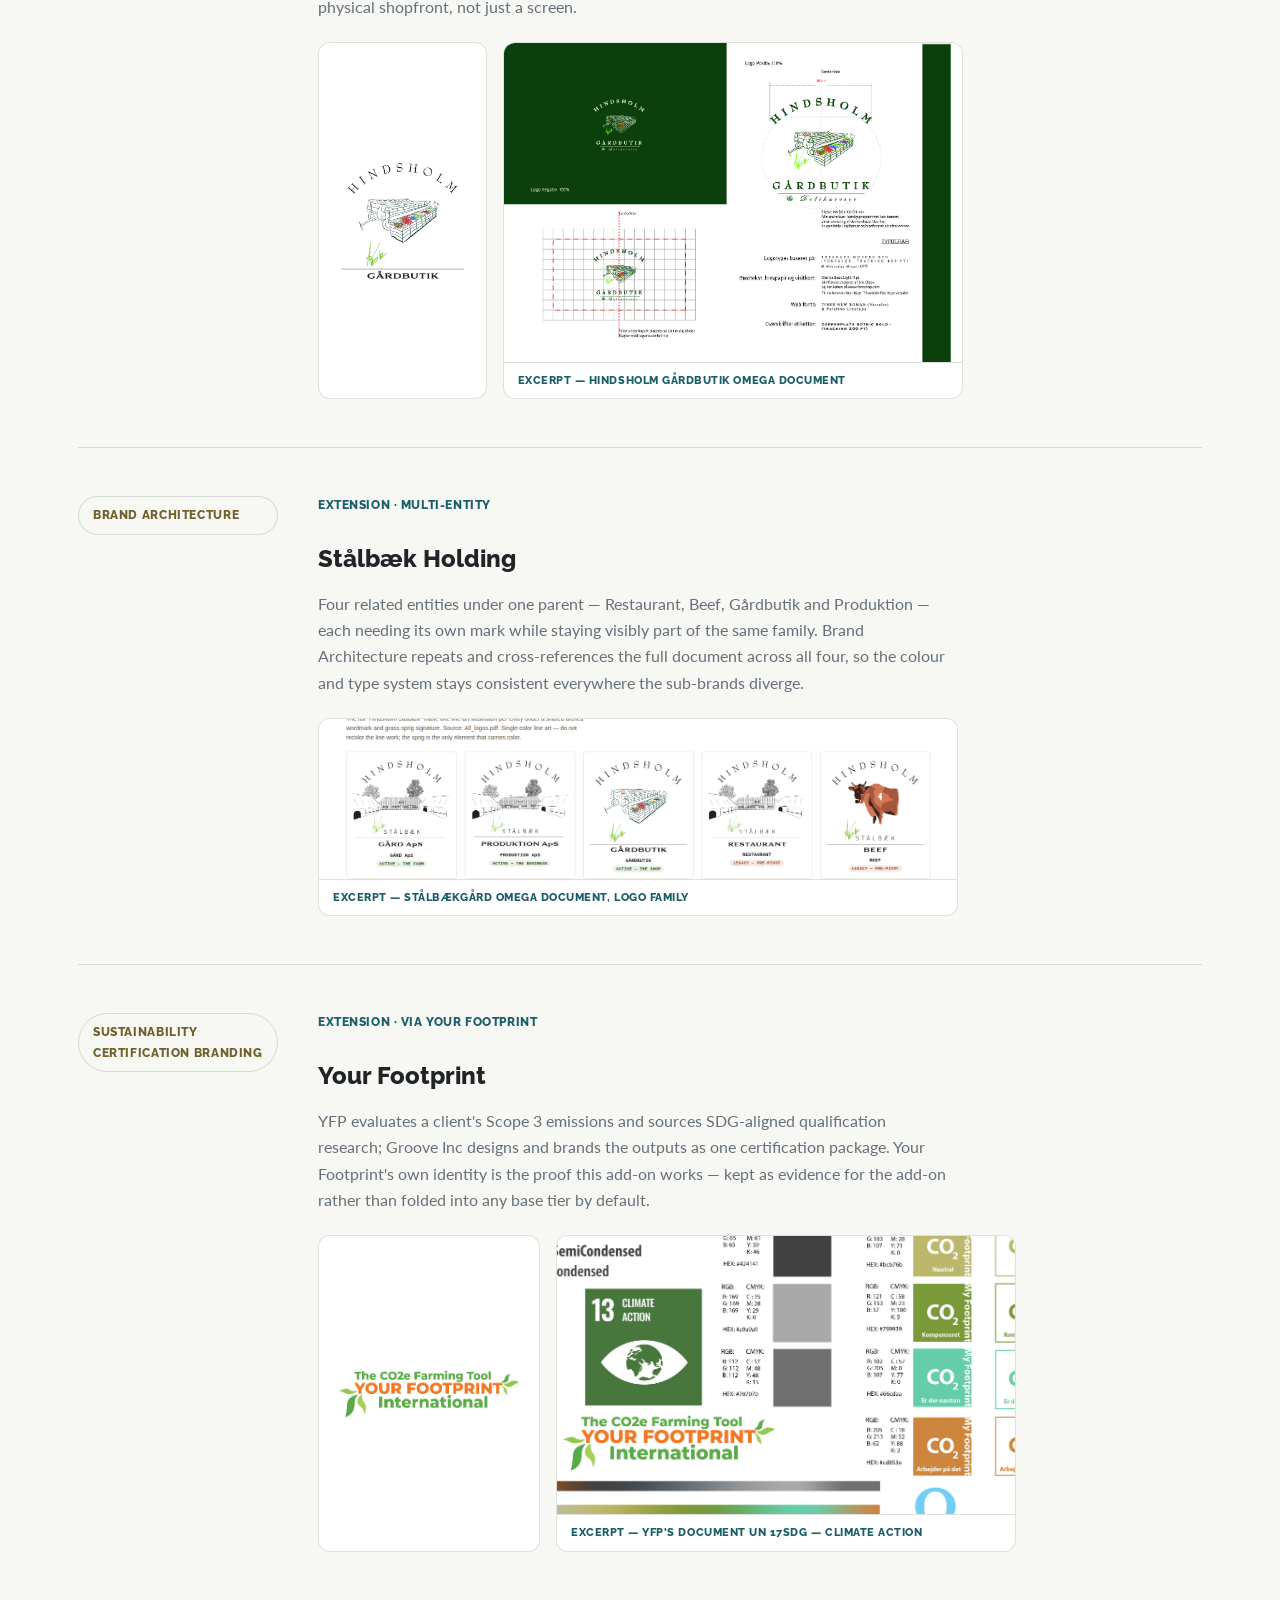
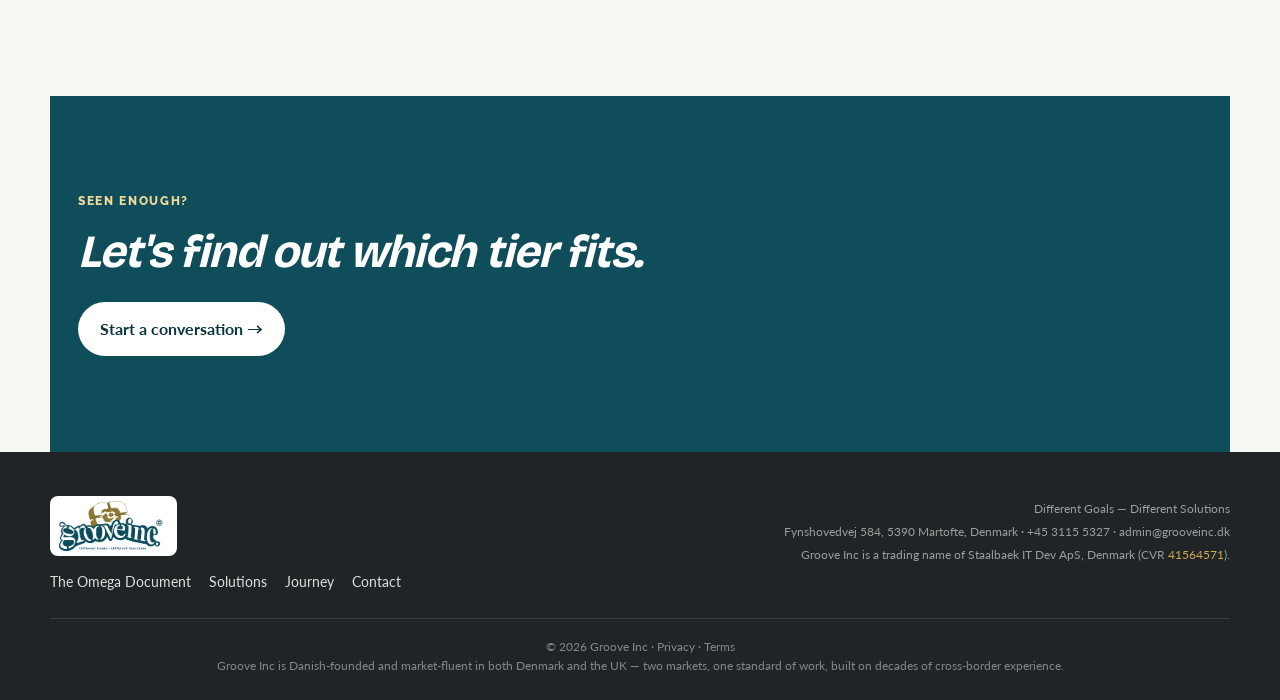
<file: journey.html>
<!doctype html>
<html lang="en">
<head>
  <meta charset="utf-8">
  <meta name="viewport" content="width=device-width, initial-scale=1">
  <title>Journey — Groove Inc</title>
<meta name="description" content="Six real businesses, six Omega Documents — see Groove Inc's brand engineering system in use, from essentials to a full environment.">
<link rel="canonical" href="https://www.grooveinc.uk/journey.html">
<link rel="alternate" hreflang="en-dk" href="https://www.grooveinc.dk/journey.html">
<link rel="alternate" hreflang="en-gb" href="https://www.grooveinc.uk/journey.html">
<link rel="alternate" hreflang="x-default" href="https://www.grooveinc.dk/journey.html">
<meta property="og:site_name" content="Groove Inc">
<meta property="og:type" content="website">
<meta property="og:title" content="Journey — Groove Inc">
<meta property="og:description" content="Six real businesses, six Omega Documents — see Groove Inc's brand engineering system in use, from essentials to a full environment.">
<meta property="og:url" content="https://www.grooveinc.uk/journey.html">
<meta property="og:image" content="https://www.grooveinc.uk/images/groove-logo.png">
<meta name="twitter:card" content="summary">
<meta name="twitter:title" content="Journey — Groove Inc">
<meta name="twitter:description" content="Six real businesses, six Omega Documents — see Groove Inc's brand engineering system in use, from essentials to a full environment.">
  <link rel="icon" type="image/x-icon" href="/images/favicon.ico">
<link rel="preconnect" href="https://fonts.googleapis.com">
<link rel="preconnect" href="https://fonts.gstatic.com" crossorigin>
<link href="https://fonts.googleapis.com/css2?family=Lato:wght@400;700&family=Raleway:ital,wght@0,800;1,800&family=Bricolage+Grotesque:ital,opsz,wght@1,12..96,700&display=swap" rel="stylesheet">
  <link rel="stylesheet" href="assets/css/site.css">
</head>
<body>
  <header class="site-header">
    <div class="header-row">
      <a class="brand" href="index.html"><img class="brand-mark-img" src="images/groove-logo.png" alt="Groove Inc"></a>
      <nav class="nav" aria-label="Primary navigation" id="primaryNav">
      <a href="document.html">The Omega Document</a>
      <a href="solutions.html">Solutions</a>
      <a href="journey.html" class="current">Journey</a>
        <a href="contact.html" class="nav-cta">Start a conversation</a>
      </nav>
      <button class="menu-toggle" id="mobileToggle" aria-expanded="false">☰</button>
    </div>
  </header>
  <div class="nav-drawer-overlay" id="navOverlay"></div>
  <nav class="mobile-drawer" id="mobileDrawer">
    <button class="drawer-close" id="drawerClose" aria-label="Close menu">✕</button>
    <a href="document.html">The Omega Document</a>
    <a href="solutions.html">Solutions</a>
    <a href="journey.html" class="current">Journey</a>
    <a href="contact.html" class="nav-cta">Start a conversation</a>
  </nav>

  <div class="page-header">
    <div class="wrap">
      <div class="crumb"><a href="index.html">Home</a> / Journey</div>
      <h1>Six businesses. Six Omega Documents.</h1>
      <p class="lead">Proof, not promises. Every tier and extension on the Solutions page is already doing real work for a real business — including Groove Inc's own.</p>
    </div>
  </div>

  <section class="section">
    <div class="case-study">
      <span class="case-tier">Omega Essentials</span>
      <div>
        <span class="case-meta">Fixed price · Accessible entry</span>
        <h3>Yo Yah</h3>
        <p>A yoga and fitness brand that needed real recognisability without a full production system — the entry point the Essentials tier exists for. Logo construction, clear-space geometry, a primary colour system and a typographic hierarchy, nothing more, nothing less.</p>
        <p>The same engagement set the template for Yo Yah's own photography rules — black-and-white for yoga, warm duotone for fitness, no stock-photo close-ups — which now anchor Groove Inc's Compliance &amp; Content Retainer example.</p>
        <div class="case-assets">
          <div class="case-logo-chip"><img src="images/yoya-logo.png" alt="Groove Inc logo"></div>
          <a class="case-doc-excerpt">
            <img src="images/YoYah Omega Doc.jpg" alt="Groove Inc Omega Document, page 1">
            <div class="case-doc-caption">Excerpt — Yo Yah Omega Document</div>
          </a>
        </div>
      </div>
    </div>

    <div class="case-study">
      <span class="case-tier">Omega Complete</span>
      <div>
        <span class="case-meta">The flagship system</span>
        <h3>Duck n Fries</h3>
        <p>A take-away food concept built on the same site as Groove Inc's own roots — Stålbækgård's old restaurant era — needing a full production-ready system: multi-colour specification across every format, a sub-brand lockup distinct from its parent, and content direction for how the brand actually gets photographed and posted.</p>
        <div class="case-assets">
          <div class="case-logo-chip"><img src="images/DnF logo.png" alt="Groove Inc logo"></div>
          <a class="case-doc-excerpt">
            <img src="images/DnF Omega Doc.jpg" alt="Duck n Fries Omega Document, page 1">
            <div class="case-doc-caption">Excerpt — Duck n Fries Omega Document</div>
          </a>
        </div>
      </div>
    </div>

    <div class="case-study">
      <span class="case-tier">Omega Complete</span>
      <div>
        <span class="case-meta">The flagship system · Groove Inc's own brand</span>
        <h3>Groove Inc</h3>
        <p>The first Omega Document, built in the Ground Zero era, and still the one governing this site. Every value used across grooveinc.dk — the exact blue, the exact gold, the exact italic — traces back to this one document. It's proof by continued use, not a case study written after the fact.</p>
        <div class="case-assets">
          <div class="case-logo-chip"><img src="images/groove-logo.png" alt="Groove Inc logo"></div>
          <a class="case-doc-excerpt" href="document.html">
            <img src="images/omega-doc-page1.jpg" alt="Groove Inc Omega Document, page 1">
            <div class="case-doc-caption">See the full document →</div>
          </a>
        </div>
      </div>
    </div>

    <div class="case-study">
      <span class="case-tier">Omega Environment</span>
      <div>
        <span class="case-meta">Retail · Physical space</span>
        <h3>Hindsholm Gårdbutik</h3>
        <p>A working farm shop on Hindsholm, Denmark, selling cherries, redcurrants and blackcurrants from a self-serve roadside stand. The Environment tier took the brand off the screen entirely — interior fittings, exterior signage, product labelling — with every colour re-specified against whatever standard actually governs that surface: RAL for paint, PMS for printed labels, CMYK for anything litho.</p>
        <p>This is the proof point for the claim that an Omega Document survives contact with a physical shopfront, not just a screen.</p>
        <div class="case-assets">
          <div class="case-logo-chip"><img src="images/hindsholm-gaardbutik.png" alt="Hindsholm Gårdbutik logo"></div>
          <div class="case-doc-excerpt">
            <img src="images/Hindsholm Omega.jpg" alt="Hindsholm Gårdbutik Omega Document excerpt — display font and data labels">
            <div class="case-doc-caption">Excerpt — Hindsholm Gårdbutik Omega Document</div>
          </div>
        </div>
      </div>
    </div>

    <div class="case-study">
      <span class="case-tier">Brand Architecture</span>
      <div>
        <span class="case-meta">Extension · Multi-entity</span>
        <h3>Stålbæk Holding</h3>
        <p>Four related entities under one parent — Restaurant, Beef, Gårdbutik and Produktion — each needing its own mark while staying visibly part of the same family. Brand Architecture repeats and cross-references the full document across all four, so the colour and type system stays consistent everywhere the sub-brands diverge.</p>
        <div class="case-assets">
          <div class="case-doc-excerpt" style="max-width:640px;">
            <img src="images/case-stalbaek-logofamily.png" alt="Stålbæk Holding logo family — Gård, Produktion, Gårdbutik, Restaurant and Beef entities">
            <div class="case-doc-caption">Excerpt — Stålbækgård  Omega Document, Logo Family</div>
          </div>
        </div>
      </div>
    </div>

    <div class="case-study">
      <span class="case-tier">Sustainability Certification Branding</span>
      <div>
        <span class="case-meta">Extension · Via Your Footprint</span>
        <h3>Your Footprint</h3>
        <p>YFP evaluates a client's Scope 3 emissions and sources SDG-aligned qualification research; Groove Inc designs and brands the outputs as one certification package. Your Footprint's own identity is the proof this add-on works — kept as evidence for the add-on rather than folded into any base tier by default.</p>
        <div class="case-assets">
          <div class="case-logo-chip"><img src="images/yfp-logo.png" alt="Your Footprint logo"></div>
          <div class="case-doc-excerpt">
            <img src="images/YFP Omega.jpg" alt="Your Footprint referenced in the Stålbækgård Omega Document">
            <div class="case-doc-caption">Excerpt — YFP's document UN 17SDG — Climate Action</div>
          </div>
        </div>
      </div>
    </div>
  </section>

  <section class="section on-blue">
    <div class="section-heading" style="margin-bottom:0;">
      <span class="section-kicker">SEEN ENOUGH?</span>
      <h2>Let's find out which tier fits.</h2>
      <div class="hero-actions" style="margin-top:24px;">
        <a class="button button-light" href="contact.html">Start a conversation →</a>
      </div>
    </div>
  </section>

  <footer class="footer">
    <div class="footer-row">
      <div>
        <img class="footer-mark" src="images/groove-logo.png" alt="Groove Inc">
        <div class="footer-links">
          <a href="document.html">The Omega Document</a>
          <a href="solutions.html">Solutions</a>
          <a href="journey.html">Journey</a>
          <a href="contact.html">Contact</a>
        </div>
      </div>
      <div class="footer-meta">
        <p>Different Goals — Different Solutions</p>
        <p>Fynshovedvej 584, 5390 Martofte, Denmark · +45 3115 5327 · admin@grooveinc.dk</p>
        <p>Groove Inc is a trading name of Staalbaek IT Dev ApS, Denmark (CVR <em>41564571</em>).</p>
      </div>
    </div>
    <div class="footer-bottom">© 2026 Groove Inc · <a href="privacy.html">Privacy</a> · <a href="terms.html">Terms</a><br>Groove Inc is Danish-founded and market-fluent in both Denmark and the UK — two markets, one standard of work, built on decades of cross-border experience.</div>
  </footer>
  <script src="assets/js/site.js"></script>
</body>
</html>
</file>
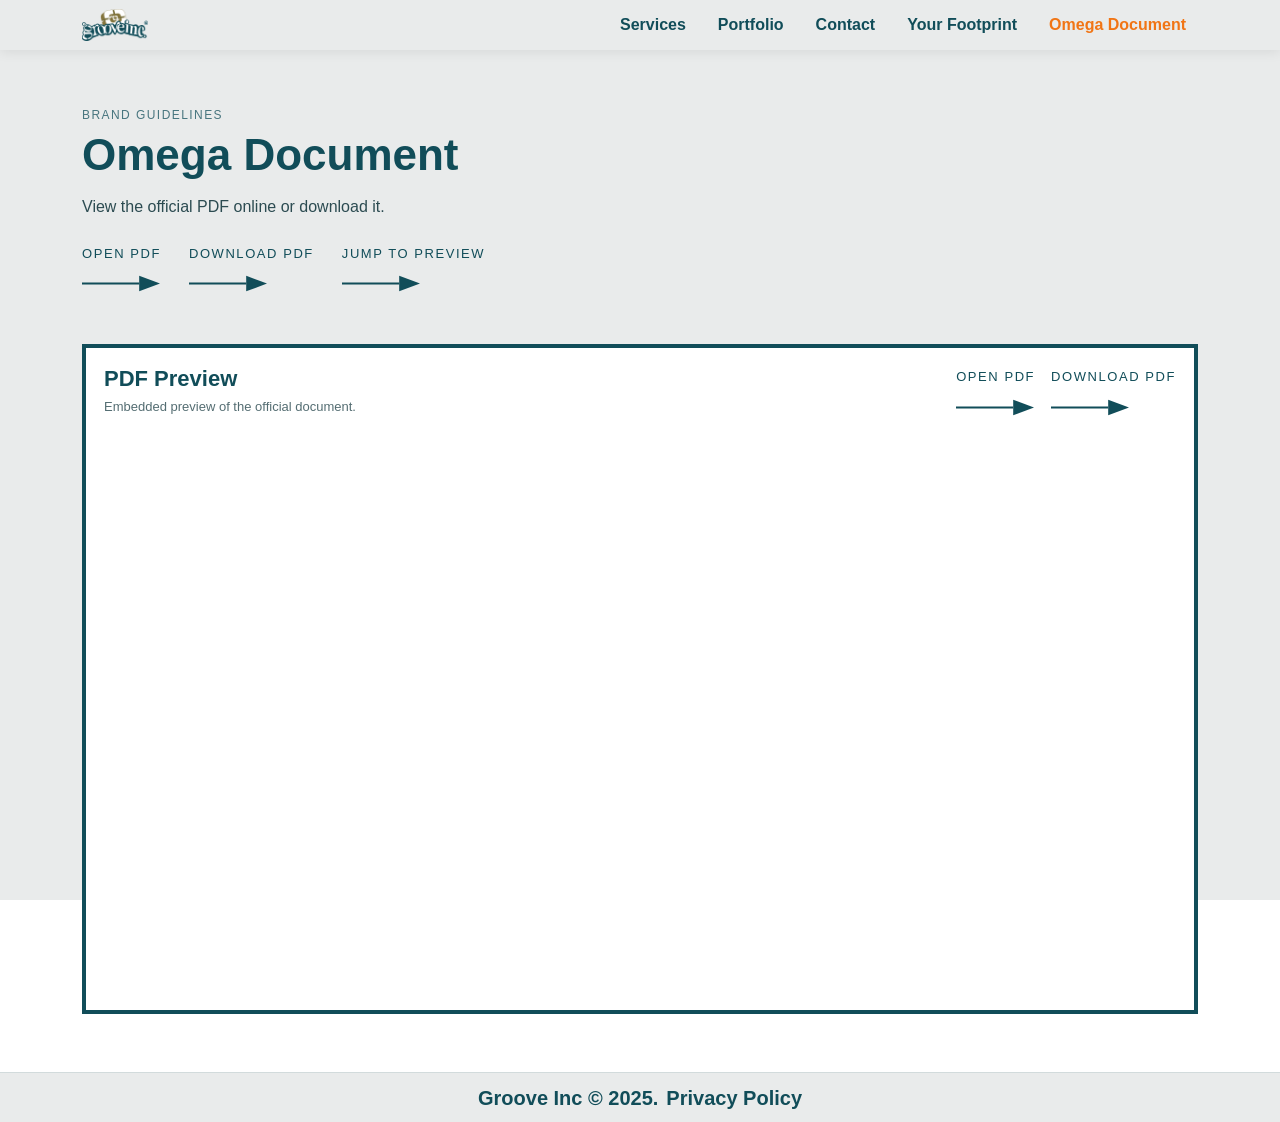
<file: omega.html>
<!doctype html>
<html lang="en">
<head>
  <meta charset="utf-8" />
  <meta name="viewport" content="width=device-width, initial-scale=1" />
  <title>Groove Inc — Omega Document</title>

  <link
    href="https://cdn.jsdelivr.net/npm/bootstrap@5.3.3/dist/css/bootstrap.min.css"
    rel="stylesheet"
    integrity="sha384-QWTKZyjpPEjISv5WaRU9OFeRpok6YctnYmDr5pNlyT2bRjXh0JMhjY6hW+ALEwIH"
    crossorigin="anonymous"
  />

  <link rel="stylesheet" href="css/main.css" />
  <link rel="stylesheet" href="css/omega.css" />
</head>

<body>
  <nav class="navbar navbar-expand-lg fixed-top">
    <div class="container">
      <a class="navbar-brand d-flex align-items-center gap-2" href="index.html">
        <img src="assets/main/groove.svg" alt="Groove Inc" width="84" height="41" />
      </a>

      <button class="navbar-toggler" type="button" data-bs-toggle="collapse" data-bs-target="#giNav"
        aria-controls="giNav" aria-expanded="false" aria-label="Toggle navigation">
        <span class="navbar-toggler-icon"></span>
      </button>

      <div class="collapse navbar-collapse justify-content-end" id="giNav">
        <ul class="navbar-nav align-items-lg-center gap-lg-2">
          <li class="nav-item"><a class="nav-link" href="index.html#services">Services</a></li>
          <li class="nav-item"><a class="nav-link" href="portfolio.html">Portfolio</a></li>
          <li class="nav-item"><a class="nav-link" href="contact.html">Contact</a></li>
          <li class="nav-item"><a class="nav-link" href="yourfootprint.html">Your Footprint</a></li>
          <li class="nav-item"><a class="nav-link active" href="omega.html">Omega Document</a></li>
        </ul>
      </div>
    </div>
  </nav>

  <div class="spacer-nav"></div>

  <header class="omega-hero">
    <div class="container">
      <div class="row align-items-center g-4">
        <div class="col-lg-8">
          <p class="omega-kicker mb-2">Brand Guidelines</p>
          <h1 class="omega-title mb-3">Omega Document</h1>
          <p class="omega-subtitle mb-4">
            View the official PDF online or download it.
          </p>

          <div class="omega-links">
            <a class="omega-link" href="assets/omega/omega.pdf" target="_blank" rel="noopener">
              Open PDF
              <span class="omega-link-svg" aria-hidden="true">
                <svg viewBox="0 0 120 24" aria-hidden="true">
                  <line x1="0" y1="12" x2="88" y2="12"></line>
                  <polygon points="88,0 120,12 88,24"></polygon>
                </svg>
              </span>
            </a>

            <a class="omega-link" href="assets/omega/omega.pdf" download>
              Download PDF
              <span class="omega-link-svg" aria-hidden="true">
                <svg viewBox="0 0 120 24" aria-hidden="true">
                  <line x1="0" y1="12" x2="88" y2="12"></line>
                  <polygon points="88,0 120,12 88,24"></polygon>
                </svg>
              </span>
            </a>

            <a class="omega-link" href="#preview">
              Jump to Preview
              <span class="omega-link-svg" aria-hidden="true">
                <svg viewBox="0 0 120 24" aria-hidden="true">
                  <line x1="0" y1="12" x2="88" y2="12"></line>
                  <polygon points="88,0 120,12 88,24"></polygon>
                </svg>
              </span>
            </a>
          </div>

        </div>
      </div>
    </div>
  </header>

  <main class="omega-main" id="preview">
    <div class="container">
      <div class="omega-card">
        <div class="d-flex flex-wrap align-items-center justify-content-between gap-2 mb-3">
          <div>
            <h2 class="omega-h2 mb-1">PDF Preview</h2>
            <div class="omega-muted">Embedded preview of the official document.</div>
          </div>

          <div class="omega-links omega-links--compact">
            <a class="omega-link" href="assets/omega/omega.pdf" target="_blank" rel="noopener">
              Open PDF
              <span class="omega-link-svg" aria-hidden="true">
                <svg viewBox="0 0 120 24" aria-hidden="true">
                  <line x1="0" y1="12" x2="88" y2="12"></line>
                  <polygon points="88,0 120,12 88,24"></polygon>
                </svg>
              </span>
            </a>

            <a class="omega-link" href="assets/omega/omega.pdf" download>
              Download PDF
              <span class="omega-link-svg" aria-hidden="true">
                <svg viewBox="0 0 120 24" aria-hidden="true">
                  <line x1="0" y1="12" x2="88" y2="12"></line>
                  <polygon points="88,0 120,12 88,24"></polygon>
                </svg>
              </span>
            </a>
          </div>
        </div>

        <div class="omega-pdf-embed">
          <iframe title="Omega PDF" src="assets/omega/omega.pdf" loading="lazy"></iframe>
        </div>
      </div>
    </div>
  </main>

  <footer>
    <div class="container-fluid">
      <div class="d-flex justify-content-center gap-2">
        <span>Groove Inc © 2025.</span>
        <a href="privacy-policy.html">Privacy Policy</a>
      </div>
    </div>
  </footer>

  <script
    src="https://cdn.jsdelivr.net/npm/bootstrap@5.3.3/dist/js/bootstrap.bundle.min.js"
    integrity="sha384-YvpcrYf0tY3lHB60NNkmXc5s9fDVZLESaAA55NDzOxhy9GkcIdslK1eN7N6jIeHz"
    crossorigin="anonymous"
  ></script>
</body>
</html>
</file>
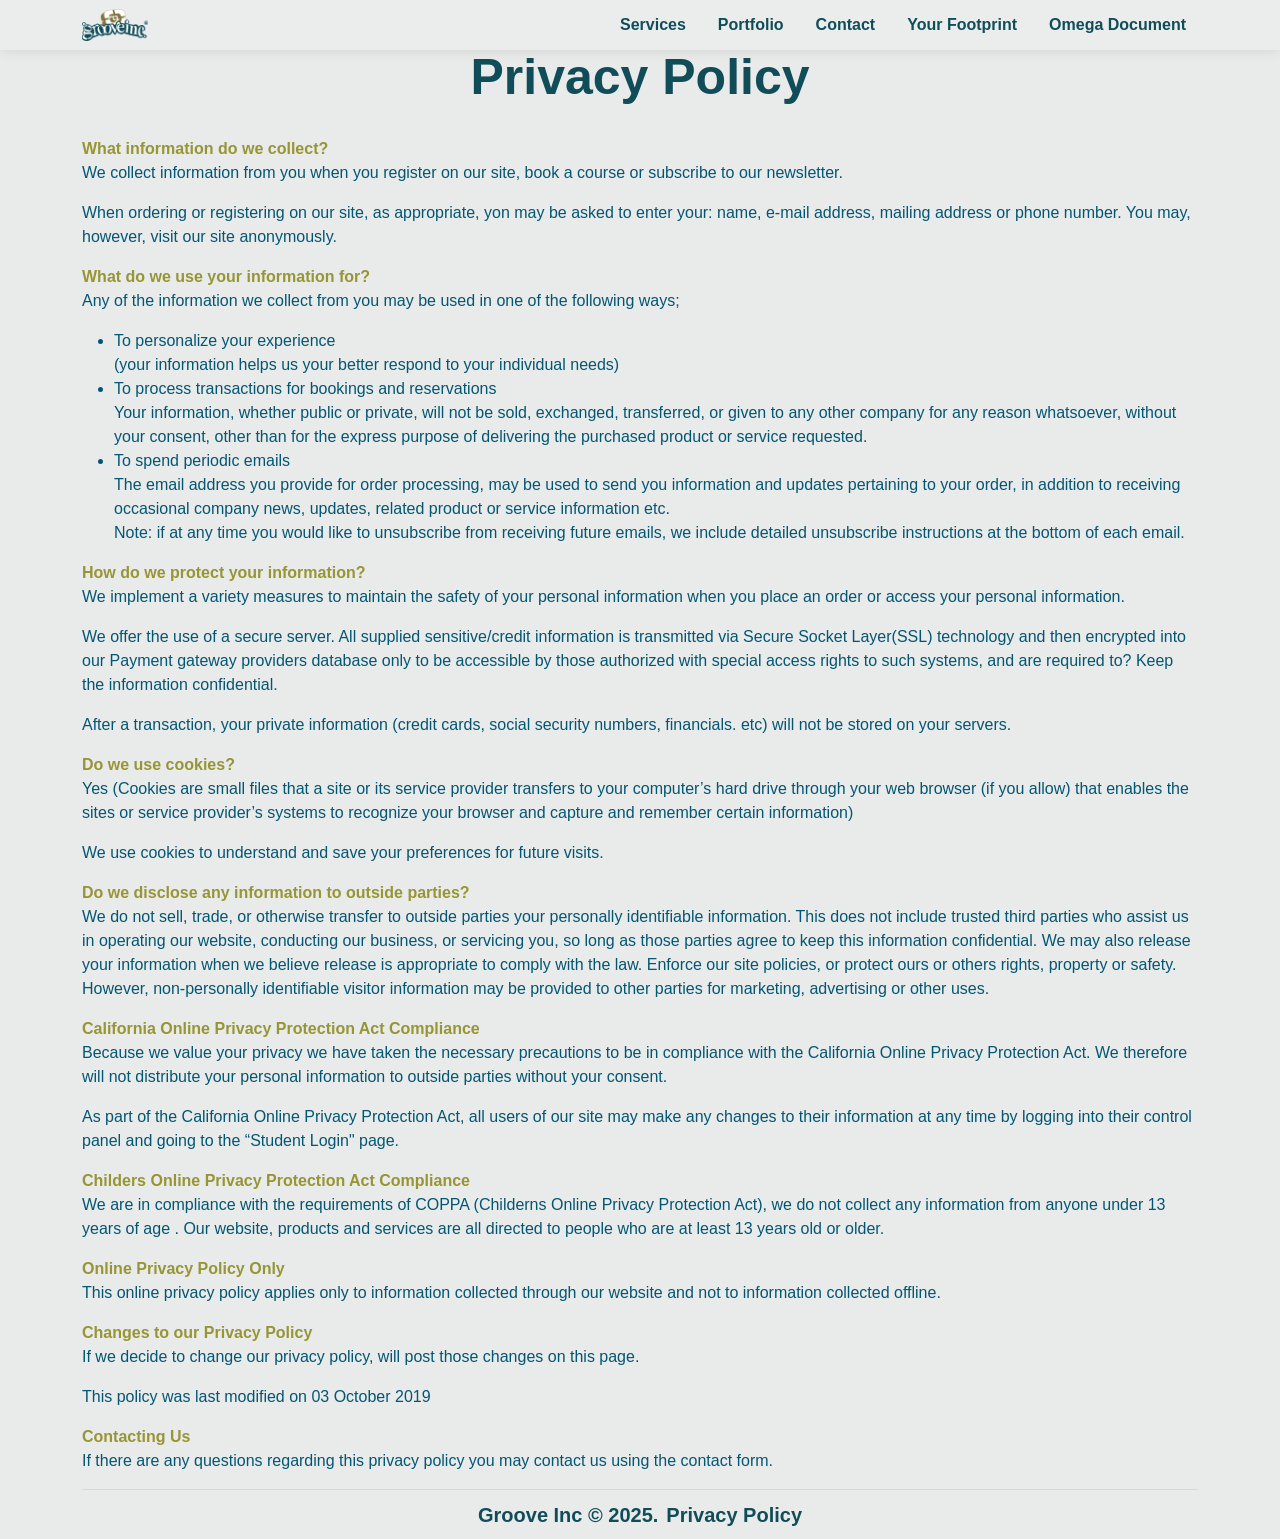
<file: privacy-policy.html>
<!doctype html>
<html lang="en">
<head>
  <meta charset="utf-8" />
  <meta name="viewport" content="width=device-width, initial-scale=1" />
  <title>Groove Inc — Main</title>

  <!-- Bootstrap 5 -->
  <link
    href="https://cdn.jsdelivr.net/npm/bootstrap@5.3.3/dist/css/bootstrap.min.css"
    rel="stylesheet"
    integrity="sha384-QWTKZyjpPEjISv5WaRU9OFeRpok6YctnYmDr5pNlyT2bRjXh0JMhjY6hW+ALEwIH"
    crossorigin="anonymous"
  />

  <link rel="stylesheet" href="css/main.css" />
  <link rel="stylesheet" href="css/privacy-policy.css" />
</head>

<body class="pp-body">
  <nav class="navbar navbar-expand-lg fixed-top">
    <div class="container">
      <a class="navbar-brand d-flex align-items-center gap-2" href="#">
        <img src="assets/main/groove.svg" alt="Groove Inc" width="84" height="41" />
      </a>

      <button class="navbar-toggler" type="button" data-bs-toggle="collapse" data-bs-target="#giNav" aria-controls="giNav" aria-expanded="false" aria-label="Toggle navigation">
        <span class="navbar-toggler-icon"></span>
      </button>

      <div class="collapse navbar-collapse justify-content-end" id="giNav">
        <ul class="navbar-nav align-items-lg-center gap-lg-2">
          <li class="nav-item"><a class="nav-link " href="index.html">Services</a></li>
          <li class="nav-item"><a class="nav-link" href="portfolio.html">Portfolio</a></li>
          <li class="nav-item"><a class="nav-link" href="contact.html">Contact</a></li>
          <li class="nav-item"><a class="nav-link " href="yourfootprint.html">Your Footprint</a></li>
		  <li class="nav-item"><a class="nav-link" href="omega.html">Omega Document</a></li>
        </ul>
      </div>
    </div>
  </nav>

  


<div class="container " >
      <section id="pp-main" >
        <h2 class="section-title">Privacy Policy</h2>
        <div>
              <span class="pp-main-text">What information do we collect? </span>
              <p class="pp-sub-text">We collect information from you when you register on our site, book a course or subscribe to our newsletter. </p>
              <p class="pp-sub-text"> When ordering or registering on our site, as appropriate, yon may be asked to enter your: name, e-mail address, mailing address or phone number. You may, however, visit our site anonymously. </p>
              <span class="pp-main-text">What do we use your information for? </span>
              <p class="pp-sub-text">Any of the information we collect from you may be used in one of the following ways; </p>
              <ul>
                  <li class="pp-sub-text">To personalize your experience<br/> 
                    (your information helps us your better respond to your individual needs) 
                  </li>
                  <li class="pp-sub-text">
                      To process transactions for bookings and reservations<br/>
                      Your information, whether public or private, will not be sold, exchanged, 
                      transferred, or given to any other company for any reason whatsoever, without your 
                      consent, other than for the express purpose of delivering the purchased product or service requested. 
                </li>
                  <li class="pp-sub-text">
                      To spend periodic emails <br/>
                      The email address you provide for order processing, may be used to send you information 
                      and updates pertaining to your order, in addition to receiving occasional company news, 
                      updates, related product or service information etc. <br/>
                      Note: if at any time you would like to unsubscribe from receiving future emails, 
                      we include detailed unsubscribe instructions at the bottom of each email. 
                  </li>
              </ul>

              <span class="pp-main-text">How do we protect your information? </span>
              <p class="pp-sub-text">
                We implement a variety measures to maintain the safety of your personal information 
                when you place an order or access your personal information. 
              </p>
              <p class="pp-sub-text">
                We offer the use of a secure server. All supplied sensitive/credit information is 
                transmitted via Secure Socket Layer(SSL) technology and then encrypted into our 
                Payment gateway providers database only to be accessible by those authorized with 
                special access rights to such systems, and are required to? Keep the information confidential. 
              </p>
              <p class="pp-sub-text">
                After a transaction, your private information (credit cards, social security numbers, 
                financials. etc) will not be stored on your servers. 
              </p>
              <span class=" pp-main-text">Do we use cookies? </span>
              <p class="pp-sub-text">
                Yes (Cookies are small files that a site or its service provider transfers to your computer’s 
                hard drive through your web browser (if you allow) that enables the sites or service provider’s 
                systems to recognize your browser and capture and remember certain information) 
              </p>
              <p class="pp-sub-text">
                We use cookies to understand and save your preferences for future visits. 
              </p>
              <span class=" pp-main-text">Do we disclose any information to outside parties? </span>
              <p class="pp-sub-text">
                We do not sell, trade, or otherwise transfer to outside parties your personally identifiable 
                information. This does not include trusted third parties who assist us in operating our website,
                conducting our business, or servicing you, so long as those parties agree to keep this 
                information confidential. We may also release your information when we believe release is 
                appropriate to comply with the law. Enforce our site policies, or protect ours or others 
                rights, property or safety. However, non-personally identifiable visitor information may 
                be provided to other parties for marketing, advertising or other uses. 
              </p>
              <span class=" pp-main-text">California Online Privacy Protection Act Compliance </span>
              <p class="pp-sub-text">
                Because we value your privacy we have taken the necessary precautions to be in compliance with 
                the California Online Privacy Protection Act. We therefore will not distribute your personal 
                information to outside parties without your consent.  
              </p>
              <p class="pp-sub-text">As part of the California Online Privacy Protection Act, 
                all users of our site may make any changes to their information at any time by logging 
                into their control panel and going to the “Student Login" page. 
              </p>
              <span class=" pp-main-text">Childers Online Privacy Protection Act Compliance </span>
              <p class="pp-sub-text">
                We are in compliance with the requirements of COPPA (Childerns Online Privacy Protection Act), 
                we do not collect any information from anyone under 13 years of age . Our website, 
                products and services are all directed to people who are at least 13 years old or older. 
              </p>
              <span class=" pp-main-text">Online Privacy Policy Only </span>
              <p class="pp-sub-text">
                This online privacy policy applies only to information collected through our website and 
                not to information collected offline. 
              </p>
              <span class=" pp-main-text">Changes to our Privacy Policy </span>
              <p class="pp-sub-text">
                If we decide to change our privacy policy, will post those changes on this page. 
              </p>
              <p class="pp-sub-text">This policy was last modified on 03 October 2019 </p>
              <span class=" pp-main-text">Contacting Us </span>
              <p class="pp-sub-text">
                If there are any questions regarding this privacy policy you may contact us using the contact form. 
              </p>

        </div>
        
      </section>

      <section id="portfolio" class="section pt-0"></section>
      <section id="team" class="section pt-0"></section>
      <section id="contact" class="section pt-0"></section>
      <section id="your-footprint" class="section pt-0"></section>

      <footer>
        <div class="container-fluid">
          <div class="d-flex justify-content-center gap-2">
            <span>Groove Inc © 2025.</span>
            <a href="privacy-policy.html">Privacy Policy</a>
          </div>
        </div>
      </footer>
  </div>

  <script
    src="https://cdn.jsdelivr.net/npm/bootstrap@5.3.3/dist/js/bootstrap.bundle.min.js"
    integrity="sha384-YvpcrYf0tY3lHB60NNkmXc5s9fDVZLESaAA55NDzOxhy9GkcIdslK1eN7N6jIeHz"
    crossorigin="anonymous"
  ></script>

  <script>
    const navLinks = document.querySelectorAll('.nav-link');
    function setActive(hash){
      navLinks.forEach(a => a.classList.toggle('active', a.getAttribute('href')===hash));
      
    }
    setActive('privacy-policy.html');
    window.addEventListener('hashchange', () => setActive(location.hash));
    console.log(location.hash);
  </script>
</body>
</html>
</file>
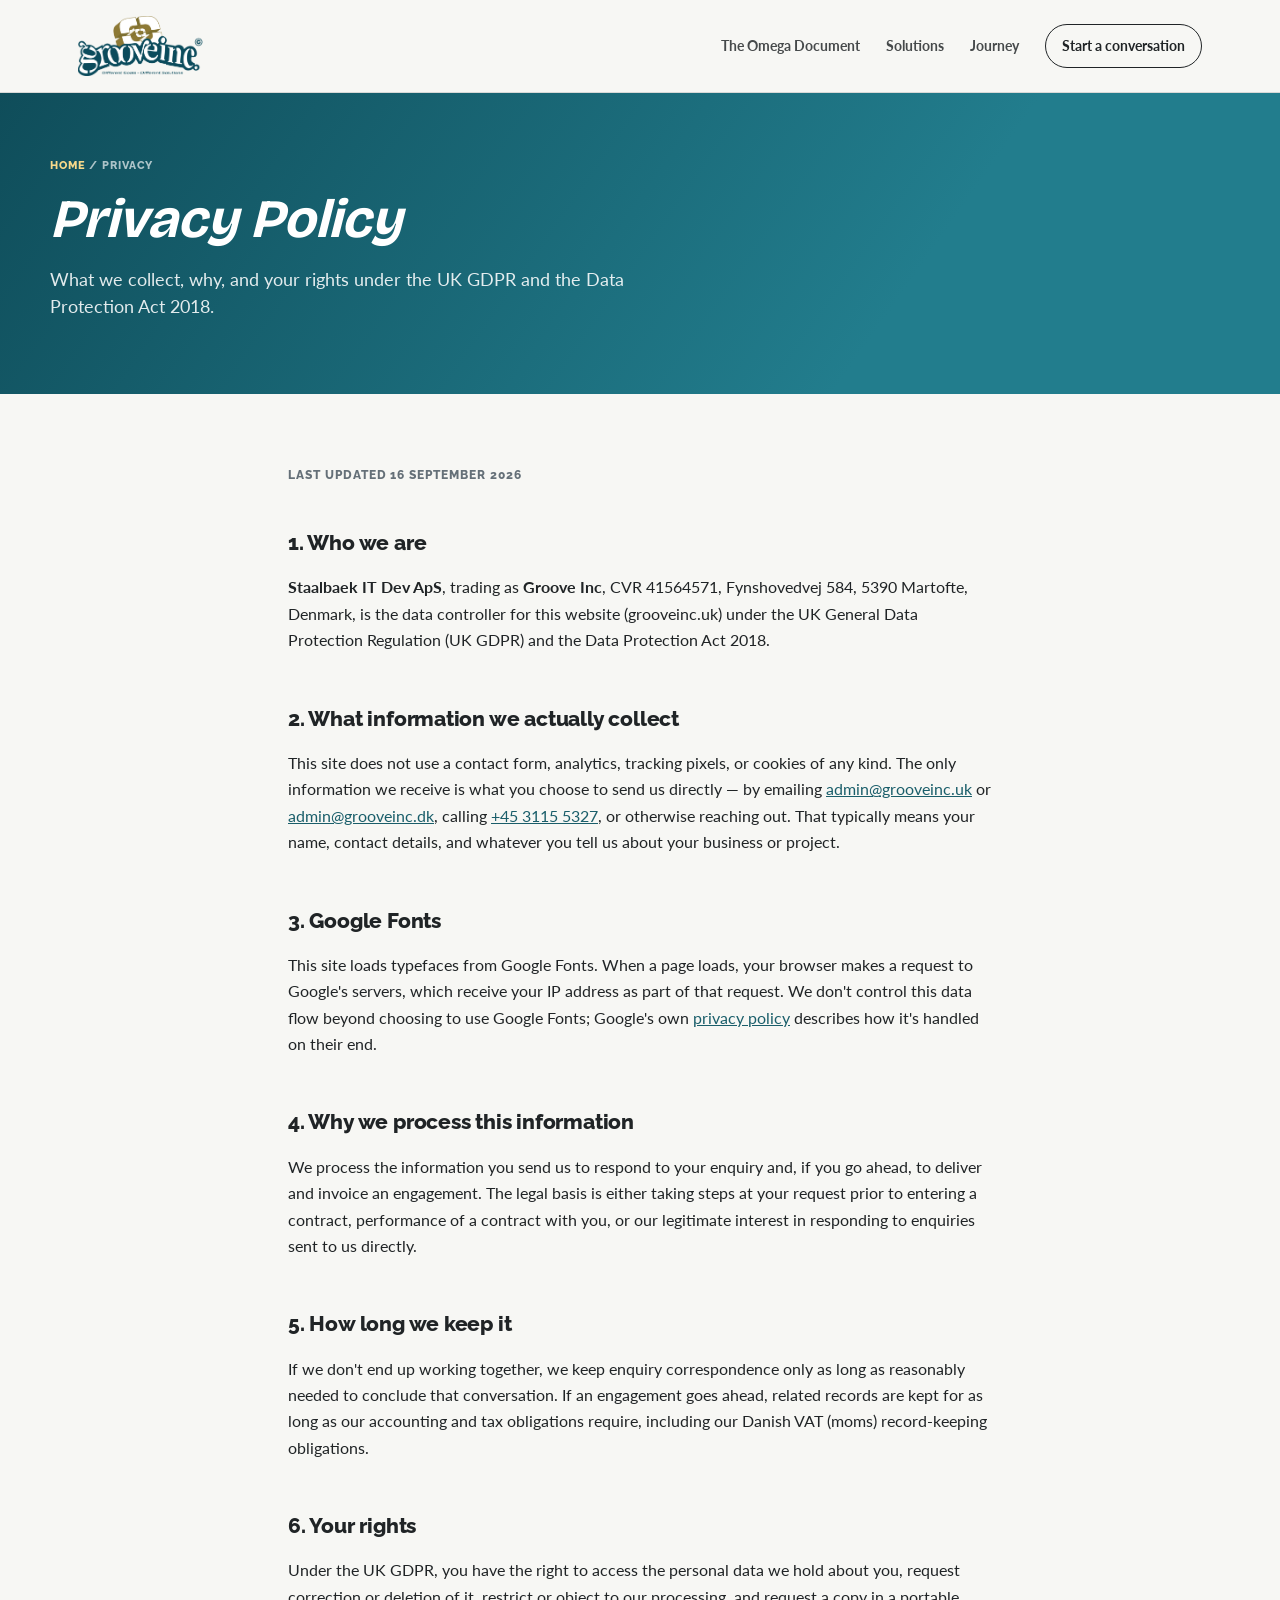
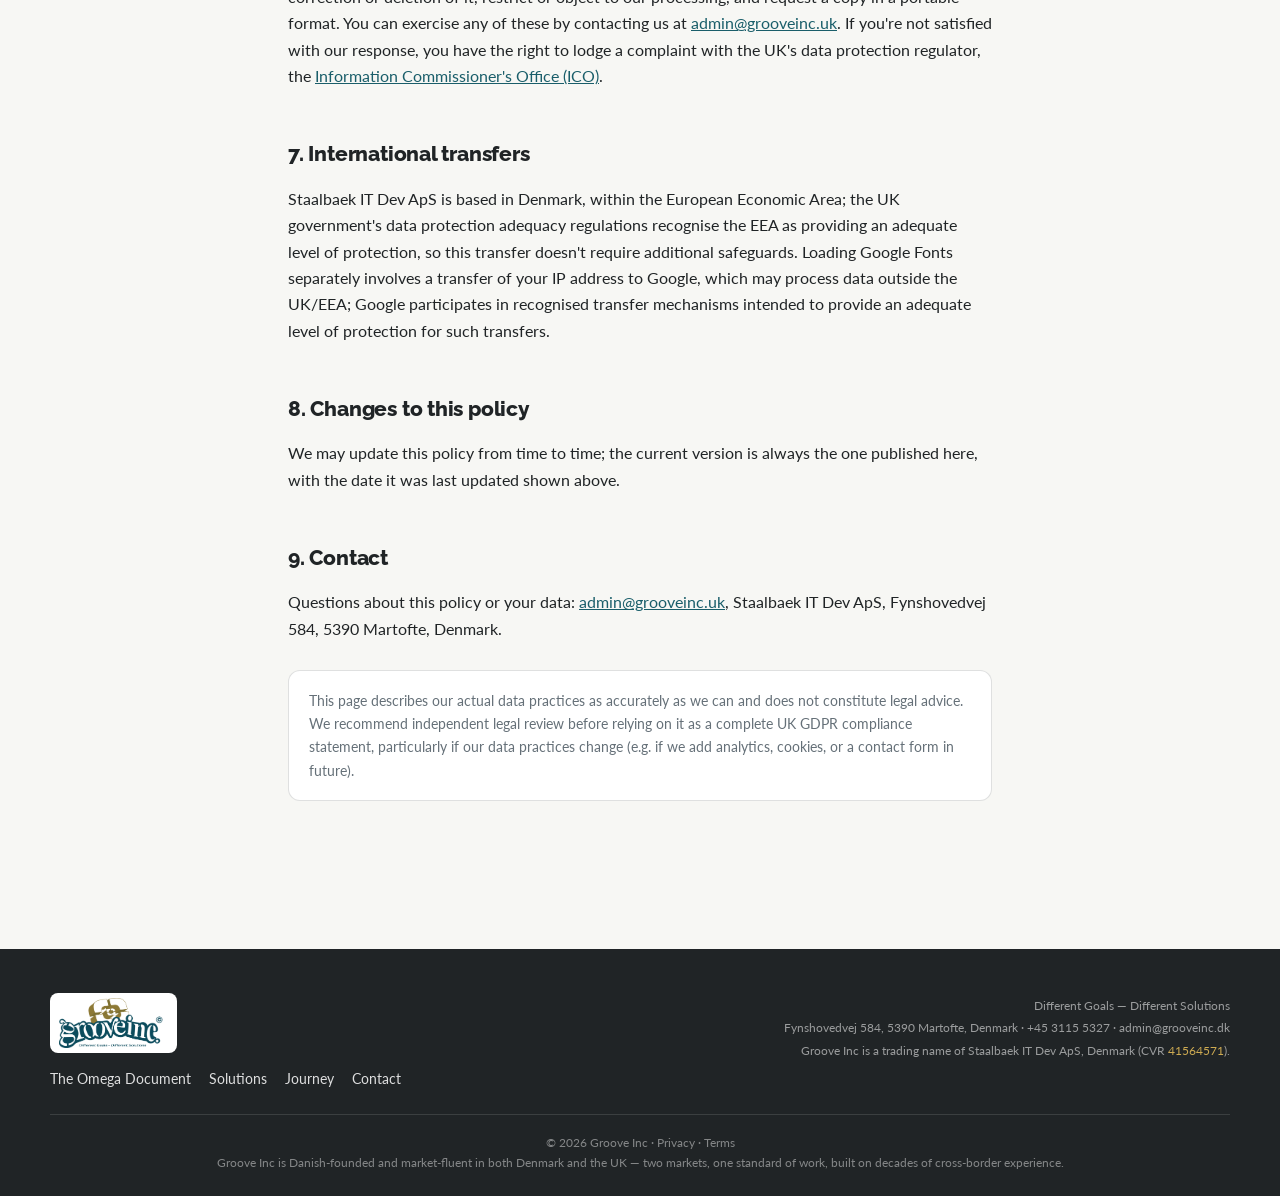
<file: privacy.html>
<!doctype html>

<html lang="en">
<head>
<meta charset="utf-8"/>
<meta content="width=device-width, initial-scale=1" name="viewport"/>
<title>Privacy Policy — Groove Inc</title>
<meta name="description" content="Groove Inc's Privacy Policy — what data we collect, why, and your UK GDPR rights.">
<link rel="canonical" href="https://www.grooveinc.uk/privacy.html">
<meta name="robots" content="noindex">
<meta property="og:site_name" content="Groove Inc">
<meta property="og:type" content="website">
<meta property="og:title" content="Privacy Policy — Groove Inc">
<meta property="og:description" content="Groove Inc's Privacy Policy — what data we collect, why, and your UK GDPR rights.">
<meta property="og:url" content="https://www.grooveinc.uk/privacy.html">
<meta property="og:image" content="https://www.grooveinc.uk/images/groove-logo.png">
<meta name="twitter:card" content="summary">
<meta name="twitter:title" content="Privacy Policy — Groove Inc">
<meta name="twitter:description" content="Groove Inc's Privacy Policy — what data we collect, why, and your UK GDPR rights.">
  <link rel="icon" type="image/x-icon" href="/images/favicon.ico">
<link href="https://fonts.googleapis.com" rel="preconnect"/>
<link crossorigin="" href="https://fonts.gstatic.com" rel="preconnect"/>
<link href="https://fonts.googleapis.com/css2?family=Lato:wght@400;700&amp;family=Raleway:ital,wght@0,800;1,800&amp;family=Bricolage+Grotesque:ital,opsz,wght@1,12..96,700&amp;display=swap" rel="stylesheet"/>
<link href="assets/css/site.css" rel="stylesheet"/>
</head>
<body>
<header class="site-header">
<div class="header-row">
<a class="brand" href="index.html"><img alt="Groove Inc" class="brand-mark-img" src="images/groove-logo.png"/></a>
<nav aria-label="Primary navigation" class="nav" id="primaryNav">
<a href="document.html"><span data-i18n="s1">The Omega Document</span></a>
<a href="solutions.html"><span data-i18n="s2">Solutions</span></a>
<a href="journey.html"><span data-i18n="s3">Journey</span></a>
<a class="nav-cta" href="contact.html"><span data-i18n="s4">Start a conversation</span></a>
</nav>
<button aria-expanded="false" class="menu-toggle" id="mobileToggle">☰</button>
</div>
</header>
<div class="nav-drawer-overlay" id="navOverlay"></div>
<nav class="mobile-drawer" id="mobileDrawer">
<button aria-label="Close menu" class="drawer-close" id="drawerClose">✕</button>
<a href="document.html"><span data-i18n="s1">The Omega Document</span></a>
<a href="solutions.html"><span data-i18n="s2">Solutions</span></a>
<a href="journey.html"><span data-i18n="s3">Journey</span></a>
<a class="nav-cta" href="contact.html"><span data-i18n="s4">Start a conversation</span></a>
</nav>
<div class="page-header">
<div class="wrap">
<div class="crumb"><a href="index.html">Home</a> / Privacy</div>
<h1>Privacy Policy</h1>
<p class="lead">What we collect, why, and your rights under the UK GDPR and the Data Protection Act 2018.</p>
</div>
</div>
<div class="legal">
<p class="updated">Last updated 16 September 2026</p>
<h2>1. Who we are</h2>
<p><strong>Staalbaek IT Dev ApS</strong>, trading as <strong>Groove Inc</strong>, CVR 41564571, Fynshovedvej 584, 5390 Martofte, Denmark, is the data controller for this website (grooveinc.uk) under the UK General Data Protection Regulation (UK GDPR) and the Data Protection Act 2018.</p>

<h2>2. What information we actually collect</h2>
<p>This site does not use a contact form, analytics, tracking pixels, or cookies of any kind. The only information we receive is what you choose to send us directly — by emailing <a href="mailto:admin@grooveinc.uk">admin@grooveinc.uk</a> or <a href="mailto:admin@grooveinc.dk">admin@grooveinc.dk</a>, calling <a href="tel:+4531155327">+45 3115 5327</a>, or otherwise reaching out. That typically means your name, contact details, and whatever you tell us about your business or project.</p>

<h2>3. Google Fonts</h2>
<p>This site loads typefaces from Google Fonts. When a page loads, your browser makes a request to Google's servers, which receive your IP address as part of that request. We don't control this data flow beyond choosing to use Google Fonts; Google's own <a href="https://policies.google.com/privacy" target="_blank" rel="noopener">privacy policy</a> describes how it's handled on their end.</p>

<h2>4. Why we process this information</h2>
<p>We process the information you send us to respond to your enquiry and, if you go ahead, to deliver and invoice an engagement. The legal basis is either taking steps at your request prior to entering a contract, performance of a contract with you, or our legitimate interest in responding to enquiries sent to us directly.</p>

<h2>5. How long we keep it</h2>
<p>If we don't end up working together, we keep enquiry correspondence only as long as reasonably needed to conclude that conversation. If an engagement goes ahead, related records are kept for as long as our accounting and tax obligations require, including our Danish VAT (moms) record-keeping obligations.</p>

<h2>6. Your rights</h2>
<p>Under the UK GDPR, you have the right to access the personal data we hold about you, request correction or deletion of it, restrict or object to our processing, and request a copy in a portable format. You can exercise any of these by contacting us at <a href="mailto:admin@grooveinc.uk">admin@grooveinc.uk</a>. If you're not satisfied with our response, you have the right to lodge a complaint with the UK's data protection regulator, the <a href="https://ico.org.uk/" target="_blank" rel="noopener">Information Commissioner's Office (ICO)</a>.</p>

<h2>7. International transfers</h2>
<p>Staalbaek IT Dev ApS is based in Denmark, within the European Economic Area; the UK government's data protection adequacy regulations recognise the EEA as providing an adequate level of protection, so this transfer doesn't require additional safeguards. Loading Google Fonts separately involves a transfer of your IP address to Google, which may process data outside the UK/EEA; Google participates in recognised transfer mechanisms intended to provide an adequate level of protection for such transfers.</p>

<h2>8. Changes to this policy</h2>
<p>We may update this policy from time to time; the current version is always the one published here, with the date it was last updated shown above.</p>

<h2>9. Contact</h2>
<p>Questions about this policy or your data: <a href="mailto:admin@grooveinc.uk">admin@grooveinc.uk</a>, Staalbaek IT Dev ApS, Fynshovedvej 584, 5390 Martofte, Denmark.</p>

<div class="note">This page describes our actual data practices as accurately as we can and does not constitute legal advice. We recommend independent legal review before relying on it as a complete UK GDPR compliance statement, particularly if our data practices change (e.g. if we add analytics, cookies, or a contact form in future).</div>

</div>
<footer class="footer">
<div class="footer-row">
<div>
<img alt="Groove Inc" class="footer-mark" src="images/groove-logo.png"/>
<div class="footer-links">
<a href="document.html">The Omega Document</a>
<a href="solutions.html">Solutions</a>
<a href="journey.html">Journey</a>
<a href="contact.html">Contact</a>
</div>
</div>
<div class="footer-meta">
<p>Different Goals — Different Solutions</p>
<p>Fynshovedvej 584, 5390 Martofte, Denmark · +45 3115 5327 · admin@grooveinc.dk</p>
<p>Groove Inc is a trading name of Staalbaek IT Dev ApS, Denmark (CVR <em>41564571</em>).</p>
</div>
</div>
<div class="footer-bottom">© 2026 Groove Inc · <a href="privacy.html">Privacy</a> · <a href="terms.html">Terms</a><br>Groove Inc is Danish-founded and market-fluent in both Denmark and the UK — two markets, one standard of work, built on decades of cross-border experience.</div>
</footer>
<script src="assets/js/site.js"></script>
</body>
</html>
</file>
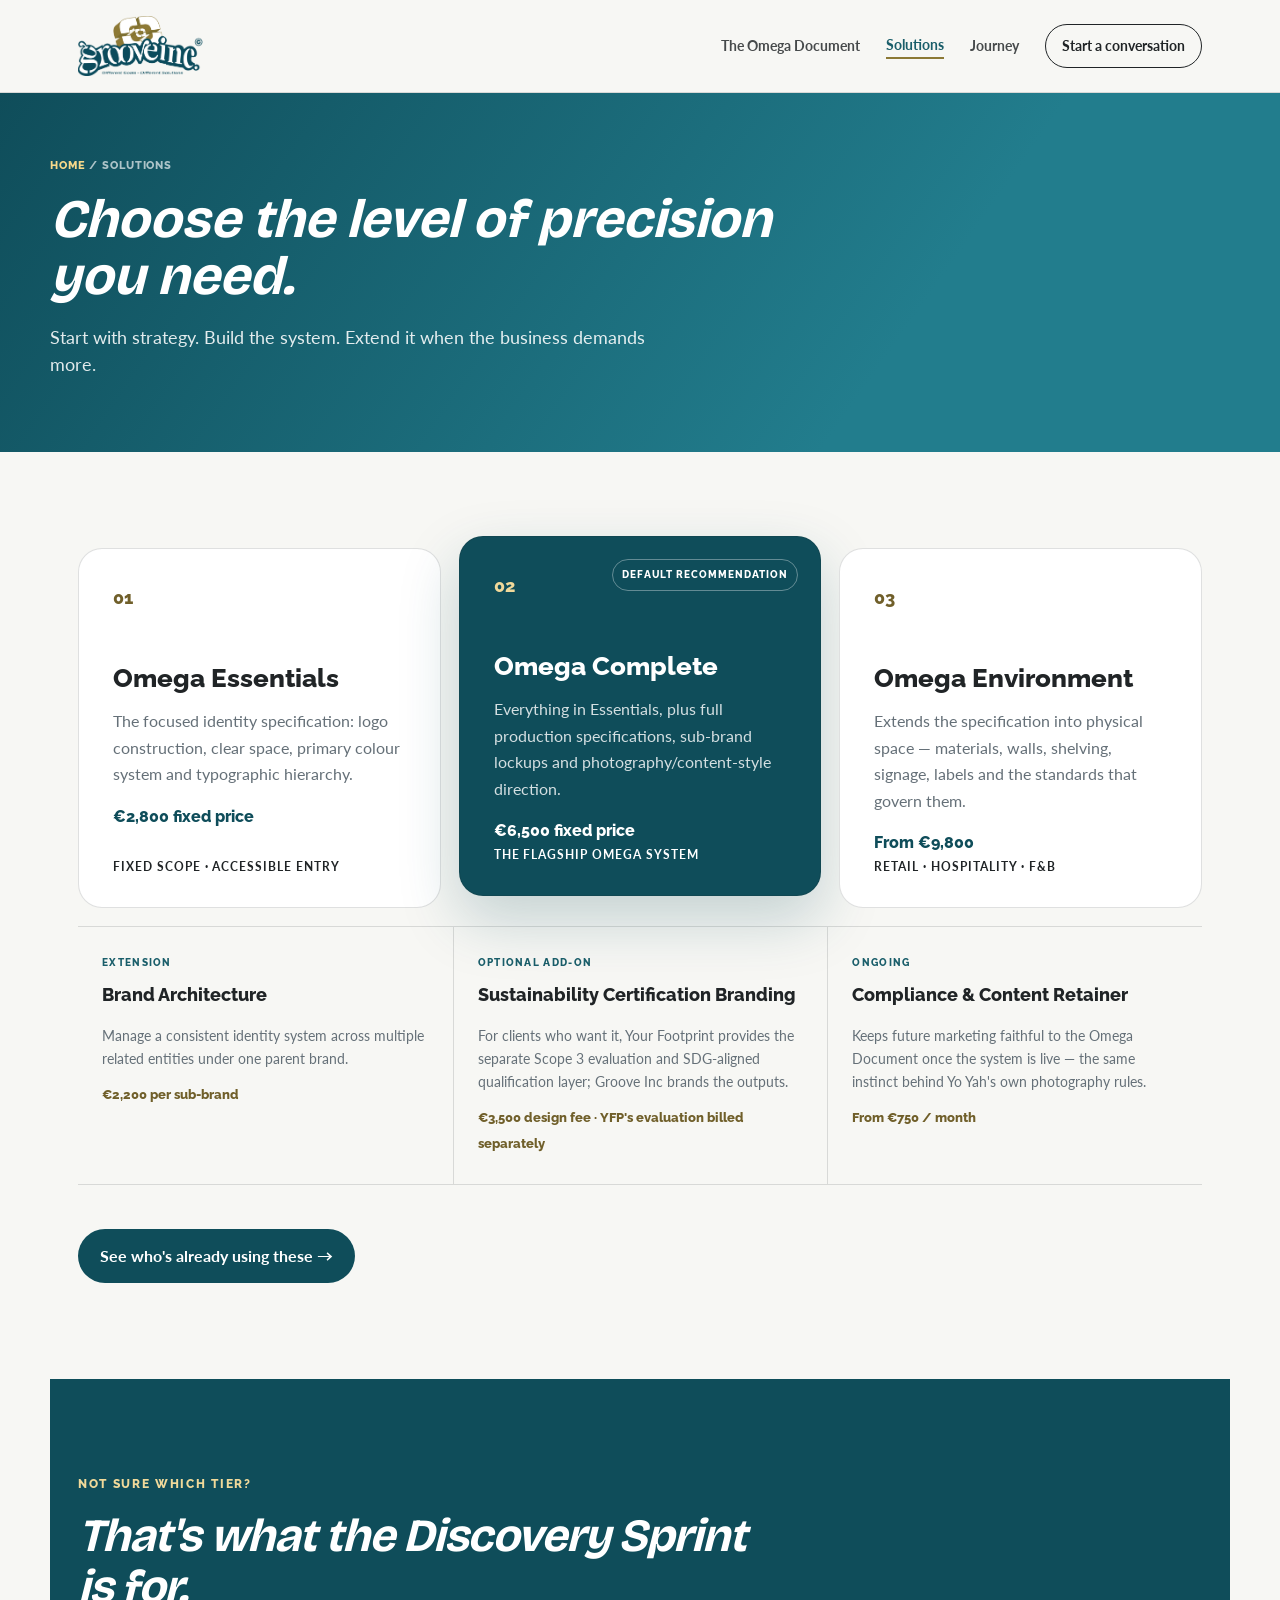
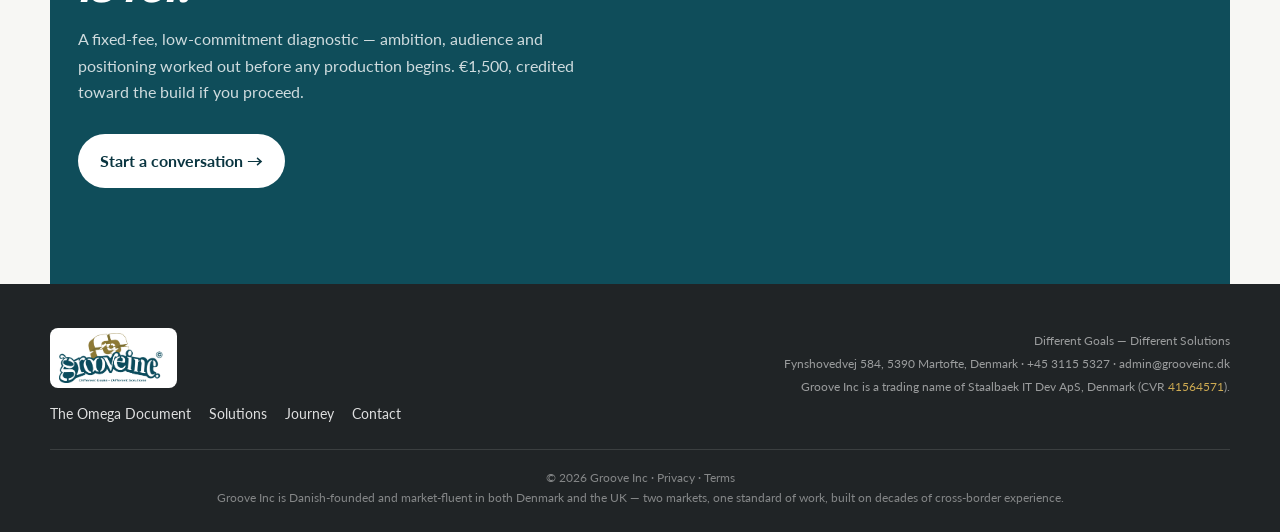
<file: solutions.html>
<!doctype html>
<html lang="en">
<head>
  <meta charset="utf-8">
  <meta name="viewport" content="width=device-width, initial-scale=1">
  <title>Solutions — Groove Inc</title>
<meta name="description" content="Omega Essentials, Complete and Environment — Groove Inc's fixed-price brand documentation tiers, from €2,800. Compare what's included in each.">
<link rel="canonical" href="https://www.grooveinc.uk/solutions.html">
<link rel="alternate" hreflang="en-dk" href="https://www.grooveinc.dk/solutions.html">
<link rel="alternate" hreflang="en-gb" href="https://www.grooveinc.uk/solutions.html">
<link rel="alternate" hreflang="x-default" href="https://www.grooveinc.dk/solutions.html">
<meta property="og:site_name" content="Groove Inc">
<meta property="og:type" content="website">
<meta property="og:title" content="Solutions — Groove Inc">
<meta property="og:description" content="Omega Essentials, Complete and Environment — Groove Inc's fixed-price brand documentation tiers, from €2,800. Compare what's included in each.">
<meta property="og:url" content="https://www.grooveinc.uk/solutions.html">
<meta property="og:image" content="https://www.grooveinc.uk/images/groove-logo.png">
<meta name="twitter:card" content="summary">
<meta name="twitter:title" content="Solutions — Groove Inc">
<meta name="twitter:description" content="Omega Essentials, Complete and Environment — Groove Inc's fixed-price brand documentation tiers, from €2,800. Compare what's included in each.">
  <link rel="icon" type="image/x-icon" href="/images/favicon.ico">
<link rel="preconnect" href="https://fonts.googleapis.com">
<link rel="preconnect" href="https://fonts.gstatic.com" crossorigin>
<link href="https://fonts.googleapis.com/css2?family=Lato:wght@400;700&family=Raleway:ital,wght@0,800;1,800&family=Bricolage+Grotesque:ital,opsz,wght@1,12..96,700&display=swap" rel="stylesheet">
  <link rel="stylesheet" href="assets/css/site.css">
</head>
<body>
  <header class="site-header">
    <div class="header-row">
      <a class="brand" href="index.html"><img class="brand-mark-img" src="images/groove-logo.png" alt="Groove Inc"></a>
      <nav class="nav" aria-label="Primary navigation" id="primaryNav">
      <a href="document.html">The Omega Document</a>
      <a href="solutions.html" class="current">Solutions</a>
      <a href="journey.html">Journey</a>
        <a href="contact.html" class="nav-cta">Start a conversation</a>
      </nav>
      <button class="menu-toggle" id="mobileToggle" aria-expanded="false">☰</button>
    </div>
  </header>
  <div class="nav-drawer-overlay" id="navOverlay"></div>
  <nav class="mobile-drawer" id="mobileDrawer">
    <button class="drawer-close" id="drawerClose" aria-label="Close menu">✕</button>
    <a href="document.html">The Omega Document</a>
    <a href="solutions.html" class="current">Solutions</a>
    <a href="journey.html">Journey</a>
    <a href="contact.html" class="nav-cta">Start a conversation</a>
  </nav>

  <div class="page-header">
    <div class="wrap">
      <div class="crumb"><a href="index.html">Home</a> / Solutions</div>
      <h1>Choose the level of precision you need.</h1>
      <p class="lead">Start with strategy. Build the system. Extend it when the business demands more.</p>
    </div>
  </div>

  <section class="section">
    <div class="tier-grid">
      <article class="tier">
        <div class="tier-number">01</div>
        <h3>Omega Essentials</h3>
        <p>The focused identity specification: logo construction, clear space, primary colour system and typographic hierarchy.</p>
        <span class="tier-price">€2,800 fixed price</span>
        <span class="tier-note">Fixed scope · Accessible entry</span>
      </article>

      <article class="tier tier-featured">
        <div class="tier-number">02</div>
        <span class="recommended">DEFAULT RECOMMENDATION</span>
        <h3>Omega Complete</h3>
        <p>Everything in Essentials, plus full production specifications, sub-brand lockups and photography/content-style direction.</p>
        <span class="tier-price">€6,500 fixed price</span>
        <span class="tier-note">The flagship Omega system</span>
      </article>

      <article class="tier">
        <div class="tier-number">03</div>
        <h3>Omega Environment</h3>
        <p>Extends the specification into physical space — materials, walls, shelving, signage, labels and the standards that govern them.</p>
        <span class="tier-price">From €9,800</span>
        <span class="tier-note">Retail · Hospitality · F&amp;B</span>
      </article>
    </div>

    <div class="extensions">
      <div>
        <span>EXTENSION</span>
        <strong>Brand Architecture</strong>
        <p>Manage a consistent identity system across multiple related entities under one parent brand.</p>
        <em>€2,200 per sub-brand</em>
      </div>
      <div>
        <span>OPTIONAL ADD-ON</span>
        <strong>Sustainability Certification Branding</strong>
        <p>For clients who want it, Your Footprint provides the separate Scope 3 evaluation and SDG-aligned qualification layer; Groove Inc brands the outputs.</p>
        <em>€3,500 design fee · YFP's evaluation billed separately</em>
      </div>
      <div>
        <span>ONGOING</span>
        <strong>Compliance &amp; Content Retainer</strong>
        <p>Keeps future marketing faithful to the Omega Document once the system is live — the same instinct behind Yo Yah's own photography rules.</p>
        <em>From €750 / month</em>
      </div>
    </div>

    <div class="hero-actions" style="margin-top:44px;">
      <a class="button button-dark" href="journey.html">See who's already using these →</a>
    </div>
  </section>

  <section class="section on-blue">
    <div class="section-heading" style="margin-bottom:0;">
      <span class="section-kicker">NOT SURE WHICH TIER?</span>
      <h2>That's what the Discovery Sprint is for.</h2>
      <p style="color:rgba(255,255,255,.8); margin-top:14px; max-width:60ch;">A fixed-fee, low-commitment diagnostic — ambition, audience and positioning worked out before any production begins. €1,500, credited toward the build if you proceed.</p>
      <div class="hero-actions" style="margin-top:28px;">
        <a class="button button-light" href="contact.html">Start a conversation →</a>
      </div>
    </div>
  </section>

  <footer class="footer">
    <div class="footer-row">
      <div>
        <img class="footer-mark" src="images/groove-logo.png" alt="Groove Inc">
        <div class="footer-links">
          <a href="document.html">The Omega Document</a>
          <a href="solutions.html">Solutions</a>
          <a href="journey.html">Journey</a>
          <a href="contact.html">Contact</a>
        </div>
      </div>
      <div class="footer-meta">
        <p>Different Goals — Different Solutions</p>
        <p>Fynshovedvej 584, 5390 Martofte, Denmark · +45 3115 5327 · admin@grooveinc.dk</p>
        <p>Groove Inc is a trading name of Staalbaek IT Dev ApS, Denmark (CVR <em>41564571</em>).</p>
      </div>
    </div>
    <div class="footer-bottom">© 2026 Groove Inc · <a href="privacy.html">Privacy</a> · <a href="terms.html">Terms</a><br>Groove Inc is Danish-founded and market-fluent in both Denmark and the UK — two markets, one standard of work, built on decades of cross-border experience.</div>
  </footer>
  <script src="assets/js/site.js"></script>
</body>
</html>
</file>
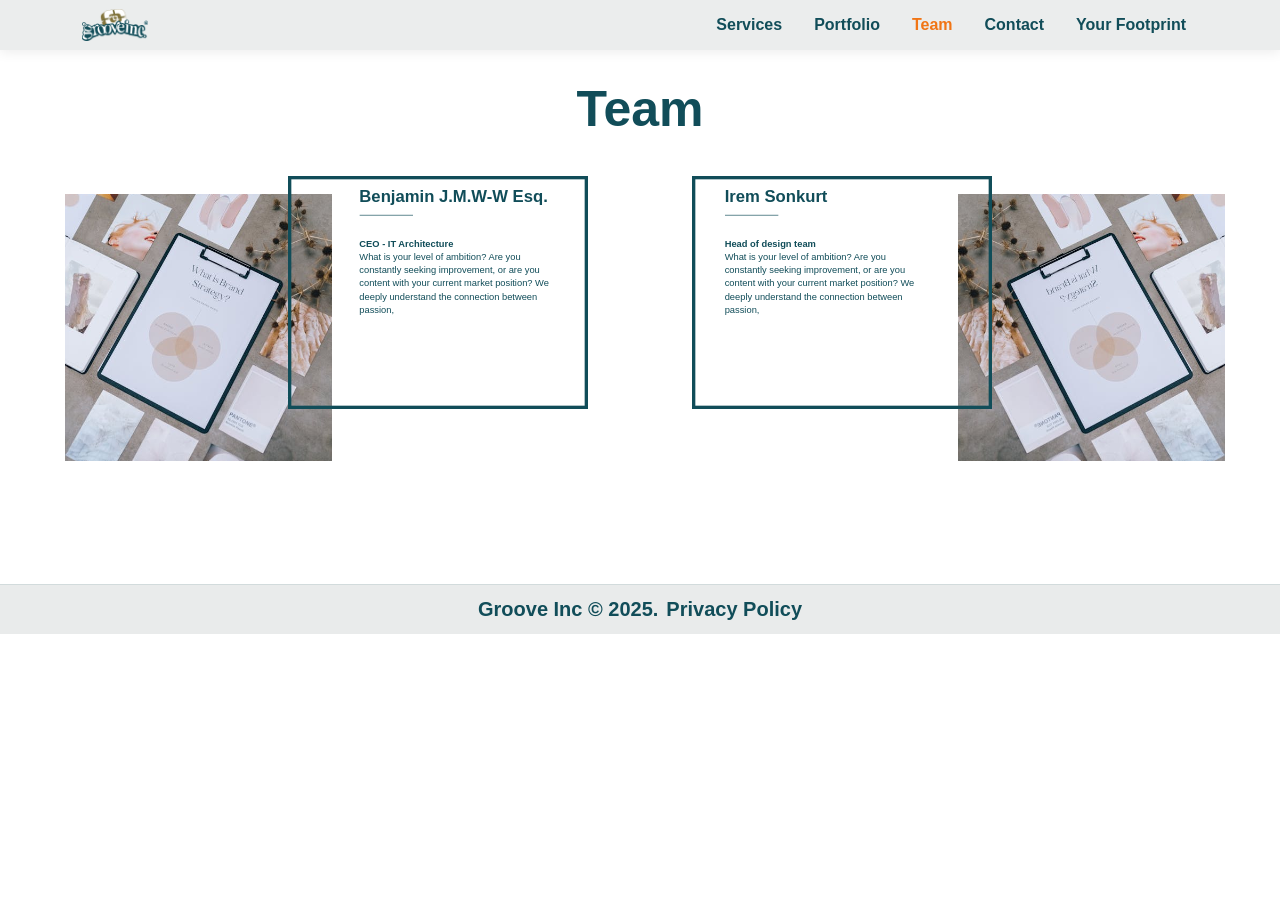
<file: team.html>
<!doctype html>
<html lang="en">
<head>
  <meta charset="utf-8" />
  <meta name="viewport" content="width=device-width, initial-scale=1" />
  <title>Groove Inc — Team</title>

  <!-- Bootstrap 5 -->
  <link
    href="https://cdn.jsdelivr.net/npm/bootstrap@5.3.3/dist/css/bootstrap.min.css"
    rel="stylesheet"
    integrity="sha384-QWTKZyjpPEjISv5WaRU9OFeRpok6YctnYmDr5pNlyT2bRjXh0JMhjY6hW+ALEwIH"
    crossorigin="anonymous"
  />

  <link rel="stylesheet" href="css/main.css" />
  <link rel="stylesheet" href="css/team.css" />
</head>

<body>
  <!-- Header -->
  <nav class="navbar navbar-expand-lg fixed-top">
    <div class="container">
      <a class="navbar-brand d-flex align-items-center gap-2" href="index.html">
        <img src="assets/main/groove.svg" alt="Groove Inc" width="84" height="41" />
      </a>

      <button class="navbar-toggler" type="button" data-bs-toggle="collapse" data-bs-target="#giNav" aria-controls="giNav" aria-expanded="false" aria-label="Toggle navigation">
        <span class="navbar-toggler-icon"></span>
      </button>

      <div class="collapse navbar-collapse justify-content-end" id="giNav">
        <ul class="navbar-nav align-items-lg-center gap-lg-2">
          <li class="nav-item"><a class="nav-link" href="index.html#services">Services</a></li>
          <li class="nav-item"><a class="nav-link" href="portfolio.html">Portfolio</a></li>
          <li class="nav-item"><a class="nav-link active" href="#">Team</a></li>
          <li class="nav-item"><a class="nav-link" href="contact.html#contact">Contact</a></li>
          <li class="nav-item"><a class="nav-link" href="yourfootprint.html">Your Footprint</a></li>
        </ul>
      </div>
    </div>
  </nav>

  <div class="spacer-nav"></div>

  <!-- Team section -->
  <section id="team-page" class="section">
    <h1 class="team-title">Team</h1>

    <div class="team-canvas">
      <img class="tm left"  src="assets/team/left.svg"  alt="Left" />
      <img class="tm right" src="assets/team/right.svg" alt="Right" />
      <img class="tm ben"   src="assets/team/ben.svg"   alt="Ben" />
      <img class="tm irem"  src="assets/team/irem.svg"  alt="Irem" />
    </div>
  </section>

  <!-- Footer -->
  <footer>
    <div class="container-fluid">
      <div class="d-flex justify-content-center gap-2">
        <span>Groove Inc © 2025.</span>
        <a href="privacy-policy.html">Privacy Policy</a>
      </div>
    </div>
  </footer>

  <script
    src="https://cdn.jsdelivr.net/npm/bootstrap@5.3.3/dist/js/bootstrap.bundle.min.js"
    integrity="sha384-YvpcrYf0tY3lHB60NNkmXc5s9fDVZLESaAA55NDzOxhy9GkcIdslK1eN7N6jIeHz"
    crossorigin="anonymous"
  ></script>
</body>
</html>
</file>
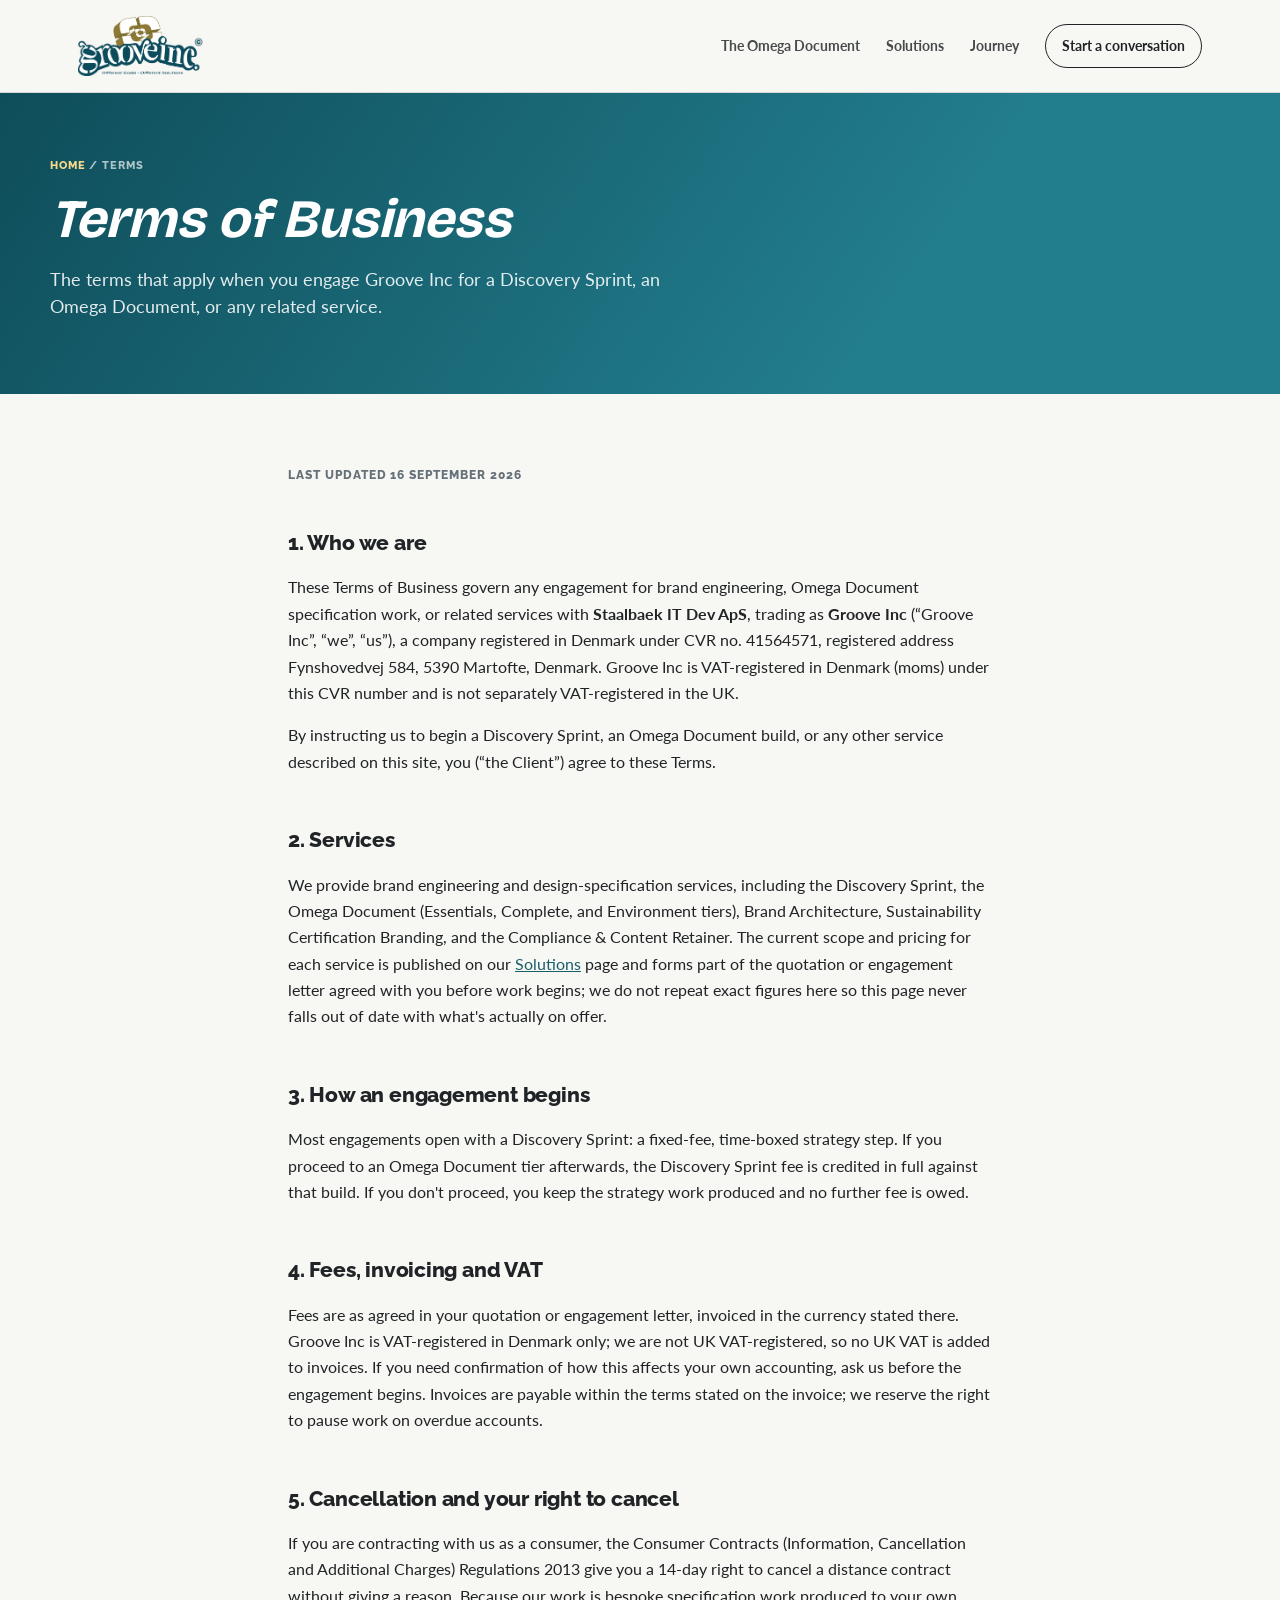
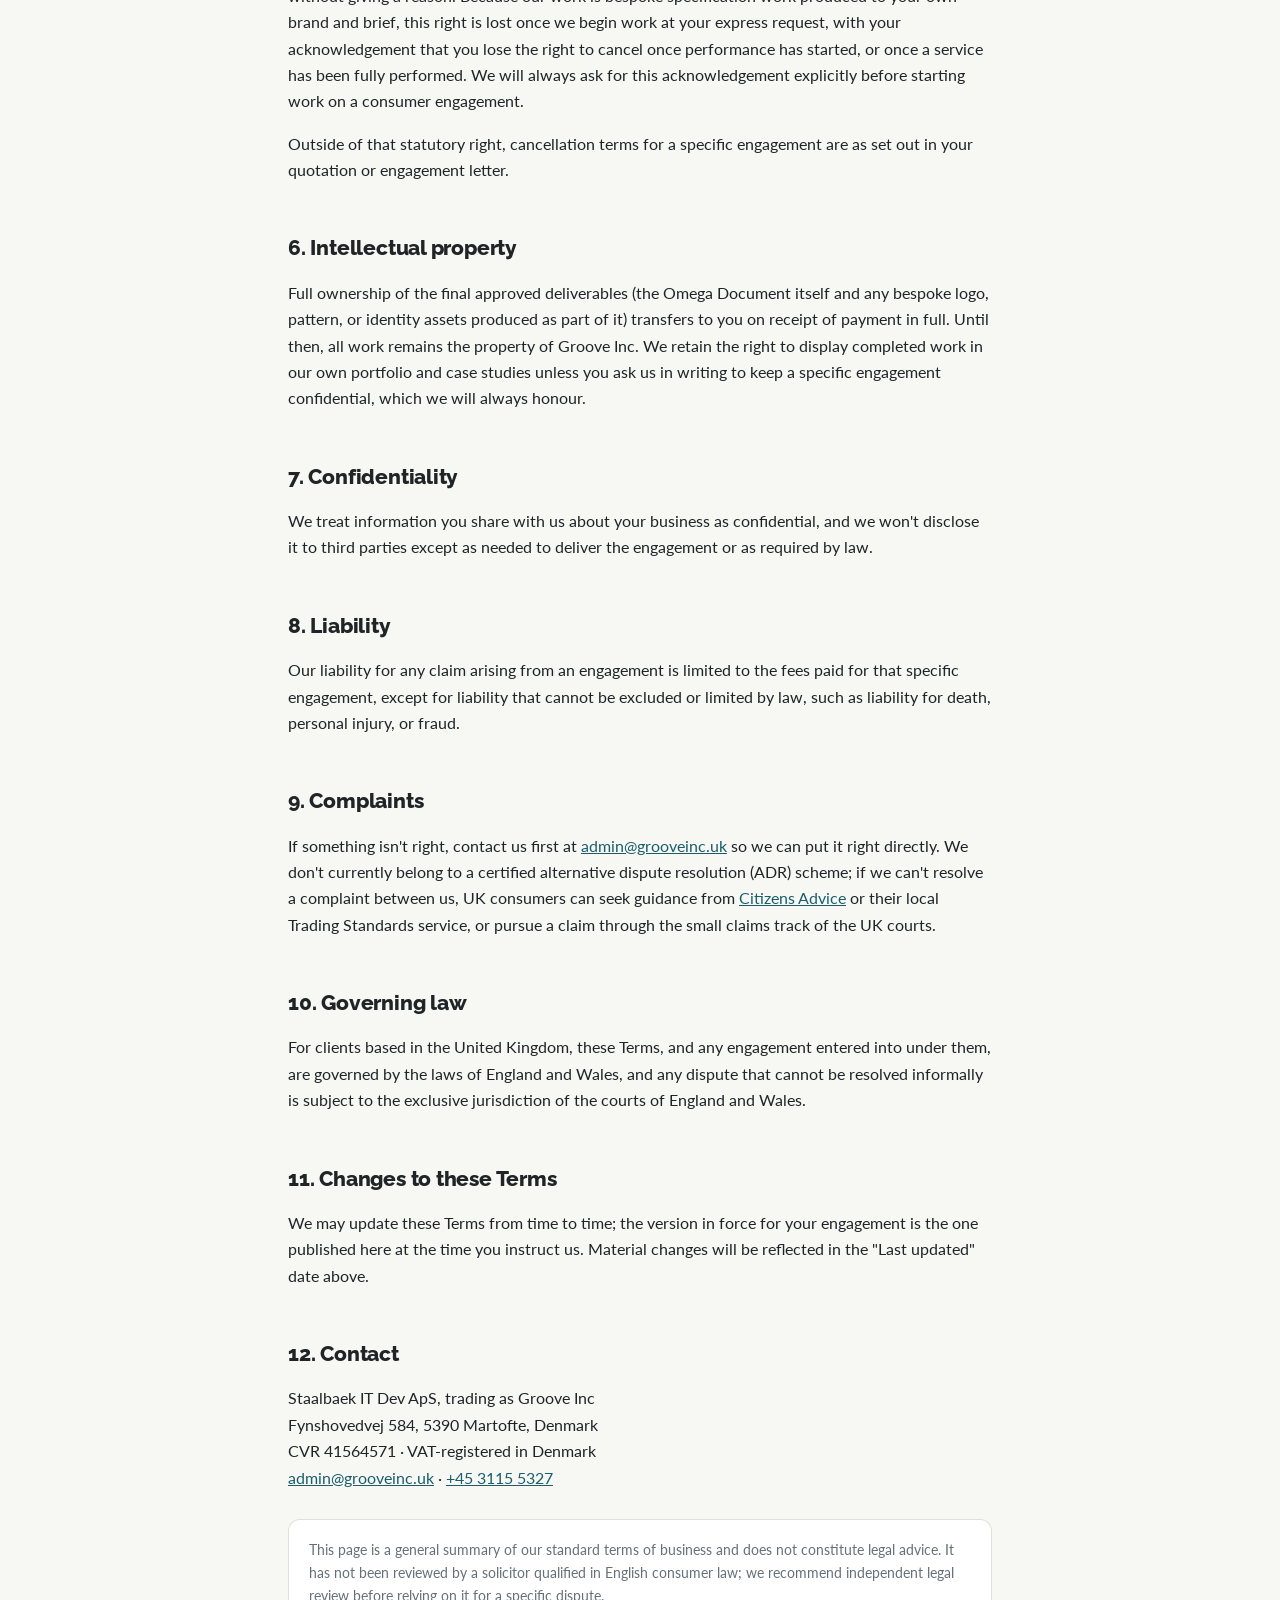
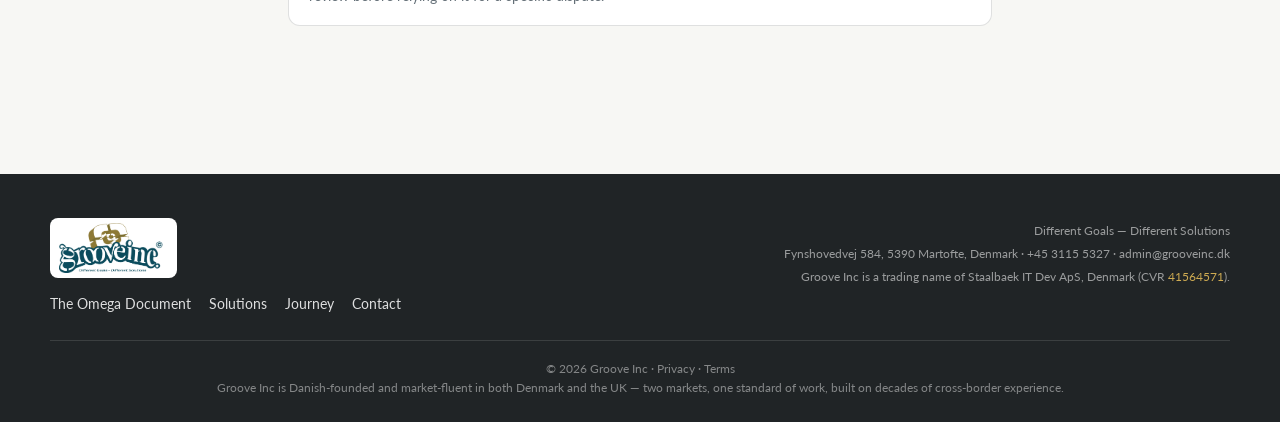
<file: terms.html>
<!doctype html>

<html lang="en">
<head>
<meta charset="utf-8"/>
<meta content="width=device-width, initial-scale=1" name="viewport"/>
<title>Terms of Business — Groove Inc</title>
<meta name="description" content="Groove Inc's Terms of Business — engagement terms, fees, IP, liability and governing law for UK clients.">
<link rel="canonical" href="https://www.grooveinc.uk/terms.html">
<meta name="robots" content="noindex">
<meta property="og:site_name" content="Groove Inc">
<meta property="og:type" content="website">
<meta property="og:title" content="Terms of Business — Groove Inc">
<meta property="og:description" content="Groove Inc's Terms of Business — engagement terms, fees, IP, liability and governing law for UK clients.">
<meta property="og:url" content="https://www.grooveinc.uk/terms.html">
<meta property="og:image" content="https://www.grooveinc.uk/images/groove-logo.png">
<meta name="twitter:card" content="summary">
<meta name="twitter:title" content="Terms of Business — Groove Inc">
<meta name="twitter:description" content="Groove Inc's Terms of Business — engagement terms, fees, IP, liability and governing law for UK clients.">
  <link rel="icon" type="image/x-icon" href="/images/favicon.ico">
<link href="https://fonts.googleapis.com" rel="preconnect"/>
<link crossorigin="" href="https://fonts.gstatic.com" rel="preconnect"/>
<link href="https://fonts.googleapis.com/css2?family=Lato:wght@400;700&amp;family=Raleway:ital,wght@0,800;1,800&amp;family=Bricolage+Grotesque:ital,opsz,wght@1,12..96,700&amp;display=swap" rel="stylesheet"/>
<link href="assets/css/site.css" rel="stylesheet"/>
</head>
<body>
<header class="site-header">
<div class="header-row">
<a class="brand" href="index.html"><img alt="Groove Inc" class="brand-mark-img" src="images/groove-logo.png"/></a>
<nav aria-label="Primary navigation" class="nav" id="primaryNav">
<a href="document.html"><span data-i18n="s1">The Omega Document</span></a>
<a href="solutions.html"><span data-i18n="s2">Solutions</span></a>
<a href="journey.html"><span data-i18n="s3">Journey</span></a>
<a class="nav-cta" href="contact.html"><span data-i18n="s4">Start a conversation</span></a>
</nav>
<button aria-expanded="false" class="menu-toggle" id="mobileToggle">☰</button>
</div>
</header>
<div class="nav-drawer-overlay" id="navOverlay"></div>
<nav class="mobile-drawer" id="mobileDrawer">
<button aria-label="Close menu" class="drawer-close" id="drawerClose">✕</button>
<a href="document.html"><span data-i18n="s1">The Omega Document</span></a>
<a href="solutions.html"><span data-i18n="s2">Solutions</span></a>
<a href="journey.html"><span data-i18n="s3">Journey</span></a>
<a class="nav-cta" href="contact.html"><span data-i18n="s4">Start a conversation</span></a>
</nav>
<div class="page-header">
<div class="wrap">
<div class="crumb"><a href="index.html">Home</a> / Terms</div>
<h1>Terms of Business</h1>
<p class="lead">The terms that apply when you engage Groove Inc for a Discovery Sprint, an Omega Document, or any related service.</p>
</div>
</div>
<div class="legal">
<p class="updated">Last updated 16 September 2026</p>
<h2>1. Who we are</h2>
<p>These Terms of Business govern any engagement for brand engineering, Omega Document specification work, or related services with <strong>Staalbaek IT Dev ApS</strong>, trading as <strong>Groove Inc</strong> (&ldquo;Groove Inc&rdquo;, &ldquo;we&rdquo;, &ldquo;us&rdquo;), a company registered in Denmark under CVR no. 41564571, registered address Fynshovedvej 584, 5390 Martofte, Denmark. Groove Inc is VAT-registered in Denmark (moms) under this CVR number and is not separately VAT-registered in the UK.</p>
<p>By instructing us to begin a Discovery Sprint, an Omega Document build, or any other service described on this site, you (&ldquo;the Client&rdquo;) agree to these Terms.</p>

<h2>2. Services</h2>
<p>We provide brand engineering and design-specification services, including the Discovery Sprint, the Omega Document (Essentials, Complete, and Environment tiers), Brand Architecture, Sustainability Certification Branding, and the Compliance &amp; Content Retainer. The current scope and pricing for each service is published on our <a href="solutions.html">Solutions</a> page and forms part of the quotation or engagement letter agreed with you before work begins; we do not repeat exact figures here so this page never falls out of date with what's actually on offer.</p>

<h2>3. How an engagement begins</h2>
<p>Most engagements open with a Discovery Sprint: a fixed-fee, time-boxed strategy step. If you proceed to an Omega Document tier afterwards, the Discovery Sprint fee is credited in full against that build. If you don't proceed, you keep the strategy work produced and no further fee is owed.</p>

<h2>4. Fees, invoicing and VAT</h2>
<p>Fees are as agreed in your quotation or engagement letter, invoiced in the currency stated there. Groove Inc is VAT-registered in Denmark only; we are not UK VAT-registered, so no UK VAT is added to invoices. If you need confirmation of how this affects your own accounting, ask us before the engagement begins. Invoices are payable within the terms stated on the invoice; we reserve the right to pause work on overdue accounts.</p>

<h2>5. Cancellation and your right to cancel</h2>
<p>If you are contracting with us as a consumer, the Consumer Contracts (Information, Cancellation and Additional Charges) Regulations 2013 give you a 14-day right to cancel a distance contract without giving a reason. Because our work is bespoke specification work produced to your own brand and brief, this right is lost once we begin work at your express request, with your acknowledgement that you lose the right to cancel once performance has started, or once a service has been fully performed. We will always ask for this acknowledgement explicitly before starting work on a consumer engagement.</p>
<p>Outside of that statutory right, cancellation terms for a specific engagement are as set out in your quotation or engagement letter.</p>

<h2>6. Intellectual property</h2>
<p>Full ownership of the final approved deliverables (the Omega Document itself and any bespoke logo, pattern, or identity assets produced as part of it) transfers to you on receipt of payment in full. Until then, all work remains the property of Groove Inc. We retain the right to display completed work in our own portfolio and case studies unless you ask us in writing to keep a specific engagement confidential, which we will always honour.</p>

<h2>7. Confidentiality</h2>
<p>We treat information you share with us about your business as confidential, and we won't disclose it to third parties except as needed to deliver the engagement or as required by law.</p>

<h2>8. Liability</h2>
<p>Our liability for any claim arising from an engagement is limited to the fees paid for that specific engagement, except for liability that cannot be excluded or limited by law, such as liability for death, personal injury, or fraud.</p>

<h2>9. Complaints</h2>
<p>If something isn't right, contact us first at <a href="mailto:admin@grooveinc.uk">admin@grooveinc.uk</a> so we can put it right directly. We don't currently belong to a certified alternative dispute resolution (ADR) scheme; if we can't resolve a complaint between us, UK consumers can seek guidance from <a href="https://www.citizensadvice.org.uk/" target="_blank" rel="noopener">Citizens Advice</a> or their local Trading Standards service, or pursue a claim through the small claims track of the UK courts.</p>

<h2>10. Governing law</h2>
<p>For clients based in the United Kingdom, these Terms, and any engagement entered into under them, are governed by the laws of England and Wales, and any dispute that cannot be resolved informally is subject to the exclusive jurisdiction of the courts of England and Wales.</p>

<h2>11. Changes to these Terms</h2>
<p>We may update these Terms from time to time; the version in force for your engagement is the one published here at the time you instruct us. Material changes will be reflected in the "Last updated" date above.</p>

<h2>12. Contact</h2>
<p>Staalbaek IT Dev ApS, trading as Groove Inc<br>Fynshovedvej 584, 5390 Martofte, Denmark<br>CVR 41564571 · VAT-registered in Denmark<br><a href="mailto:admin@grooveinc.uk">admin@grooveinc.uk</a> · <a href="tel:+4531155327">+45 3115 5327</a></p>

<div class="note">This page is a general summary of our standard terms of business and does not constitute legal advice. It has not been reviewed by a solicitor qualified in English consumer law; we recommend independent legal review before relying on it for a specific dispute.</div>

</div>
<footer class="footer">
<div class="footer-row">
<div>
<img alt="Groove Inc" class="footer-mark" src="images/groove-logo.png"/>
<div class="footer-links">
<a href="document.html">The Omega Document</a>
<a href="solutions.html">Solutions</a>
<a href="journey.html">Journey</a>
<a href="contact.html">Contact</a>
</div>
</div>
<div class="footer-meta">
<p>Different Goals — Different Solutions</p>
<p>Fynshovedvej 584, 5390 Martofte, Denmark · +45 3115 5327 · admin@grooveinc.dk</p>
<p>Groove Inc is a trading name of Staalbaek IT Dev ApS, Denmark (CVR <em>41564571</em>).</p>
</div>
</div>
<div class="footer-bottom">© 2026 Groove Inc · <a href="privacy.html">Privacy</a> · <a href="terms.html">Terms</a><br>Groove Inc is Danish-founded and market-fluent in both Denmark and the UK — two markets, one standard of work, built on decades of cross-border experience.</div>
</footer>
<script src="assets/js/site.js"></script>
</body>
</html>
</file>
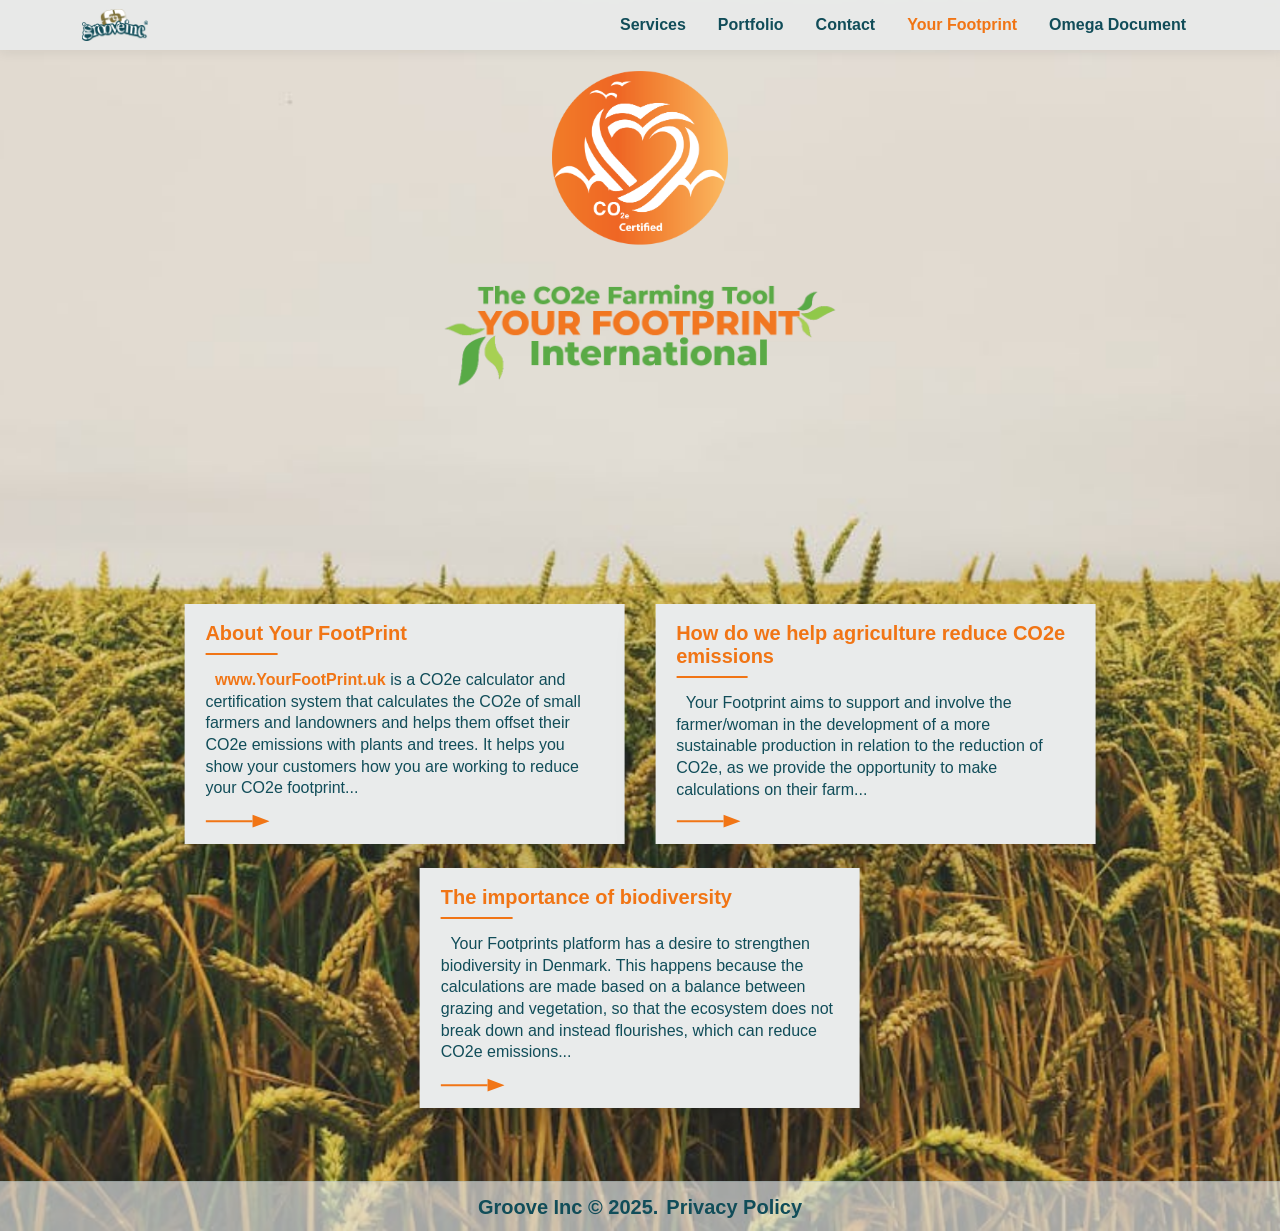
<file: yourfootprint.html>
<!doctype html>
<html lang="en">
<head>
  <meta charset="utf-8" />
  <meta name="viewport" content="width=device-width, initial-scale=1" />
  <title>Groove Inc — Your Footprint</title>

  <link
    href="https://cdn.jsdelivr.net/npm/bootstrap@5.3.3/dist/css/bootstrap.min.css"
    rel="stylesheet"
  />

  <link rel="stylesheet" href="css/main.css" />
  <link rel="stylesheet" href="css/yourfootprint.css" />
</head>

<body class="yourfootprint-page">


  <nav class="navbar navbar-expand-lg fixed-top">
    <div class="container">
      <a class="navbar-brand d-flex align-items-center gap-2" href="index.html">
        <img src="assets/main/groove.svg" alt="Groove Inc" width="84" height="41" />
      </a>

      <button
        class="navbar-toggler"
        type="button"
        data-bs-toggle="collapse"
        data-bs-target="#giNav"
        aria-controls="giNav"
        aria-expanded="false"
        aria-label="Toggle navigation">
        <span class="navbar-toggler-icon"></span>
      </button>

      <div class="collapse navbar-collapse justify-content-end" id="giNav">
        <ul class="navbar-nav align-items-lg-center gap-lg-2">
          <li class="nav-item"><a class="nav-link" href="index.html">Services</a></li>
          <li class="nav-item"><a class="nav-link" href="portfolio.html">Portfolio</a></li>
          <li class="nav-item"><a class="nav-link" href="contact.html">Contact</a></li>
          <li class="nav-item"><a class="nav-link active" href="yourfootprint.html">Your Footprint</a></li>
		  <li class="nav-item"><a class="nav-link" href="omega.html">Omega Document</a></li>
        </ul>
      </div>
    </div>
  </nav>

  <div class="spacer-nav"></div>

  
  <main class="yourfootprint-main">


    <div class="yfp-wrap">
      <img
        src="assets/yourfootprint/Logo.png"
        alt="Your Footprint Logo"
        class="yfp-logo"
      />

      <img
        src="assets/yourfootprint/YFP.png"
        alt="Your Footprint"
        class="yfp-wordmark"
      />
    </div>

   
    <section class="yfp-cards">

    
      <article class="yfp-card yfp-card--1" aria-expanded="false">
        <h3 class="yfp-card__title">About Your FootPrint</h3>
        <span class="yfp-card__rule"></span>

        <div class="yfp-card__text">
          <p class="yfp-card__short">
            <span class="yfp-link">www.YourFootPrint.uk</span> is a CO2e calculator and certification system that calculates the CO2e of small farmers and landowners and helps them offset their CO2e emissions with plants and trees. It helps you show your customers how you are working to reduce your CO2e footprint...
          </p>

          <div class="yfp-card__long">
            <p><span class="yfp-link">www.YourFootPrint.uk</span> is a CO2e calculator and certification system that calculates the CO2e of small farmers and landowners and helps them offset their CO2e emissions with plants and trees. It helps you show your customers how you are working to reduce your CO2e footprint.</p>

            <p>Your Footprint gives you an overview of your production. In Your Footprint, you can collect all your products, get direct contact with customers, and show your production's CO2e status, in a new and transparent way.</p>

            <p>The world needs to reduce CO2e emissions, and Denmark has a goal of being CO2e neutral from 2050. The people want more solutions and Your Footprint would like to be part of the solution, by contributing with a better overview of one's CO2e emissions, such so that more people can be inspired and gain knowledge to reduce their CO2e footprint.</p>
          </div>
        </div>

        <span class="yfp-card__arrow">
          <svg viewBox="0 0 120 24" aria-hidden="true">
            <line x1="0" y1="12" x2="88" y2="12"></line>
            <polygon points="88,0 120,12 88,24"></polygon>
          </svg>
        </span>
      </article>

    
      <article class="yfp-card yfp-card--2" aria-expanded="false">
        <h3 class="yfp-card__title">
          How do we help agriculture reduce CO2e<br>emissions
        </h3>
        <span class="yfp-card__rule"></span>

        <div class="yfp-card__text">
          <p class="yfp-card__short">
            Your Footprint aims to support and involve the farmer/woman in the development of a more sustainable production in relation to the reduction of CO2e, as we provide the opportunity to make calculations on their farm...
          </p>

          <div class="yfp-card__long">
            <p>Your Footprint aims to support and involve the farmer/woman in the development of a more sustainable production in relation to the reduction of CO2e, as we provide the opportunity to make calculations on their farm.</p>

            <p>Your Footprint contributes to the desire for CO2 neutrality by guiding and nudging the farmers, as our platform offers CO2 eq declaration, which can be used for direct marketing. In this way, it becomes valuable for farmers to restructure their farm so that less CO2e is emitted.</p>

            <p>At the same time, we ensure that the farmer has the latest available knowledge at hand, through our mediation, so that the farms can be continuously improved and optimized, in order to provide an even lower CO2e footprint.</p>
          </div>
        </div>

        <span class="yfp-card__arrow">
          <svg viewBox="0 0 120 24" aria-hidden="true">
            <line x1="0" y1="12" x2="88" y2="12"></line>
            <polygon points="88,0 120,12 88,24"></polygon>
          </svg>
        </span>
      </article>


      <article class="yfp-card yfp-card--3" aria-expanded="false">
        <h3 class="yfp-card__title">The importance of biodiversity</h3>
        <span class="yfp-card__rule"></span>

        <div class="yfp-card__text">
          <p class="yfp-card__short">
            Your Footprints platform has a desire to strengthen biodiversity in Denmark. This happens because the calculations are made based on a balance between grazing and vegetation, so that the ecosystem does not break down and instead flourishes, which can reduce CO2e emissions...
          </p>

          <div class="yfp-card__long">
            <p>Your Footprints platform has a desire to strengthen biodiversity in Denmark. This happens because the calculations are made based on a balance between grazing and vegetation, so that the ecosystem does not break down and instead flourishes, which can reduce CO2e emissions.</p>

            <p>Therefore, Your Footprint is also interested in forestry, as well as private individuals who want to contribute to the green transition. At the same time, we give the farmers and forest owners some more possible sources of income, such as more valuable production and more opportunities for hunting and other leisure activities in the forest.</p>
          </div>
        </div>

        <span class="yfp-card__arrow">
          <svg viewBox="0 0 120 24" aria-hidden="true">
            <line x1="0" y1="12" x2="88" y2="12"></line>
            <polygon points="88,0 120,12 88,24"></polygon>
          </svg>
        </span>
      </article>

    </section>

  </main>


  <footer>
    <div class="container-fluid">
      <div class="d-flex justify-content-center gap-2">
        <span>Groove Inc © 2025.</span>
        <a href="privacy-policy.html">Privacy Policy</a>
      </div>
    </div>
  </footer>

  <script src="https://cdn.jsdelivr.net/npm/bootstrap@5.3.3/dist/js/bootstrap.bundle.min.js"></script>

  <script>
    document.querySelectorAll('.yfp-card').forEach(card => {
      card.addEventListener('click', () => {
        const expanded = card.getAttribute('aria-expanded') === 'true';
        card.setAttribute('aria-expanded', expanded ? 'false' : 'true');
      });
    });
  </script>

</body>
</html>
</file>
<file: assets/css/site.css>
:root{
  --ink:#202426;
  --muted:#657078;
  --blue:#0F4D5A;
  --blue-deep:#0a3540;
  --teal:#227D8D;
  --gold:#8C7935;
  --gold-soft:#CEAB52;
  --olive:#6A5927;
  --teal-text:#1a5e6a;
  --gold-text:#705f2a;
  --gold-soft-text:#9e7f32;
  --paper:#f7f7f4;
  --white:#fff;
  --line:rgba(32,36,38,.14);
  --max:1180px;
  --radius:24px;
}

*{box-sizing:border-box}
html{scroll-behavior:smooth}
body{
  margin:0;
  color:var(--ink);
  background:var(--paper);
  font-family:"Lato",Arial,sans-serif;
  font-size:16px;
  line-height:1.65;
}
a{color:inherit;text-decoration:none}
img{max-width:100%;display:block}

/* Headlines: FP Head Pro substitute (Bricolage Grotesque italic).
   Kept distinct from Raleway Extra Bold (intermediate headings). */
h1,h2,.statement p,.cta-card h2{
  font-family:"Bricolage Grotesque",Georgia,serif;
  font-weight:700;
  font-style:italic;
  margin:0;
}
em{font-style:italic}
.accent{color:var(--gold-soft-text)}
.accent-light{color:var(--gold-soft)}

/* ------------------------------ Header ------------------------------ */
.site-header{
  position:sticky;top:0;z-index:50;
  background:rgba(247,247,244,.94);
  backdrop-filter:blur(6px);
  border-bottom:1px solid var(--line);
}
.header-row{
  max-width:var(--max);margin:auto;
  display:flex;align-items:center;justify-content:space-between;
  padding:16px 28px;
}
.brand{display:flex;align-items:center}
.brand-mark-img{height:60px;width:auto}
.nav{display:flex;align-items:center;gap:26px;font-size:14px;font-weight:700}
.nav a{opacity:.82}
.nav a:hover,.nav a.current{opacity:1;color:var(--teal-text)}
.nav a.current{border-bottom:2px solid var(--gold)}
.nav-cta{border:1px solid var(--ink);padding:9px 16px;border-radius:999px;opacity:1 !important}
.nav-cta:hover{background:var(--ink);color:#fff}
.menu-toggle{display:none}

/* Mobile drawer — a sibling of <header>, not nested inside it, so a
   backdrop-filter'd sticky header can't trap a position:fixed child
   inside its own small bounding box. */
.nav-drawer-overlay{display:none;position:fixed;inset:0;z-index:89;background:rgba(22,33,31,.45);opacity:0;transition:opacity .25s ease}
.nav-drawer-overlay.open{display:block;opacity:1}
.mobile-drawer{
  display:none;position:fixed;top:0;left:0;bottom:0;z-index:91;
  width:78vw;max-width:320px;background:#fff;flex-direction:column;
  padding:90px 26px 26px;gap:4px;box-shadow:12px 0 40px -12px rgba(0,0,0,.35);
  transform:translateX(-100%);transition:transform .28s ease;
}
.mobile-drawer a{font-weight:700;font-size:.95rem;padding:14px 12px;border-bottom:1px solid var(--line)}
.mobile-drawer a.nav-cta{margin-top:14px;text-align:center;border-bottom:none;background:var(--blue);color:#fff;border-radius:999px}
.drawer-close{position:absolute;top:22px;right:22px;width:34px;height:34px;display:flex;align-items:center;justify-content:center;background:var(--paper);border:1px solid var(--line);border-radius:50%;font-size:1rem;cursor:pointer}
@media (max-width:880px){
  .nav a:not(.nav-cta){display:none}
  .menu-toggle{display:inline-flex;background:none;border:1px solid var(--line);padding:8px 12px;font-size:.85rem;cursor:pointer;border-radius:6px}
  .header-row{padding:12px 20px;gap:10px}
  .brand-mark-img{height:38px}
  .nav{gap:10px}
  .nav-cta{padding:8px 14px;font-size:.82rem;white-space:nowrap}
  .mobile-drawer{display:flex}
  .mobile-drawer.open{transform:translateX(0)}
}

/* ------------------------------ Hero (home) ------------------------------ */
.hero{
  position:relative;overflow:hidden;min-height:640px;
  display:flex;align-items:center;
  background:
    radial-gradient(circle at 85% 15%,rgba(255,255,255,.22),transparent 28%),
    linear-gradient(125deg,var(--blue) 0%,var(--teal) 46%,var(--gold-soft) 88%,var(--paper) 120%);
  color:#fff;padding:90px max(28px,calc((100vw - var(--max))/2)) 110px;
}
.hero-content{position:relative;z-index:3;max-width:720px}
.eyebrow,.section-kicker{font-family:"Raleway",sans-serif;font-weight:800;font-size:12px;letter-spacing:.14em}
.eyebrow{color:#f6d98a;margin-bottom:20px}
.section-kicker{color:var(--teal-text);margin-bottom:16px;display:block}
.hero h1{font-size:clamp(42px,5.4vw,68px);line-height:1.05;letter-spacing:-.02em}
.hero-copy{max-width:600px;margin:24px 0 30px;font-size:19px;line-height:1.55;color:rgba(255,255,255,.9)}
.hero-actions{display:flex;gap:24px;align-items:center;flex-wrap:wrap}
.button{display:inline-flex;align-items:center;gap:10px;border-radius:999px;padding:14px 22px;font-weight:700;transition:.2s ease}
.button:hover{transform:translateY(-2px)}
.button-light{background:#fff;color:var(--blue-deep)}
.button-dark{background:var(--blue);color:#fff}
.text-link{font-weight:700}
.hero-curve{position:absolute;left:-5%;width:110%;border-radius:50%;transform:rotate(8deg);pointer-events:none}
.hero-curve-gold{bottom:-190px;height:300px;background:var(--gold)}
.hero-curve-blue{bottom:-235px;height:210px;background:var(--blue-deep)}

/* ------------------------------ Interior page header ------------------------------ */
.page-header{
  position:relative;overflow:hidden;
  background:linear-gradient(125deg,var(--blue) 0%,var(--teal) 70%);
  color:#fff;padding:64px max(28px,calc((100vw - var(--max))/2)) 56px;
}
.page-header .wrap{max-width:760px;position:relative;z-index:1}
.page-header h1{font-size:clamp(34px,4.4vw,54px);line-height:1.06;margin-bottom:14px}
.page-header .lead{font-size:18px;color:rgba(255,255,255,.88);max-width:62ch}
.crumb{font-family:"Raleway",sans-serif;font-size:11px;font-weight:800;letter-spacing:.08em;text-transform:uppercase;color:rgba(255,255,255,.65);margin-bottom:16px}
.crumb a{color:#f6d98a}

/* ------------------------------ Sections ------------------------------ */
.section{max-width:var(--max);margin:auto;padding:96px 28px}
.section-heading{max-width:680px;margin-bottom:44px}
.section h2,.section-heading h2{font-size:clamp(32px,3.6vw,48px);line-height:1.1;letter-spacing:-.02em}
.lead{font-size:20px;line-height:1.5}
.section p:not(.lead){color:var(--muted)}
.on-blue{background:var(--blue);color:#fff}
.on-blue .section-kicker{color:#f0d99a}
.on-blue p:not(.lead){color:rgba(255,255,255,.78)}
.prose p{color:var(--muted);font-size:1.04rem;margin:0 0 18px;line-height:1.75;max-width:70ch}
.prose p:last-child{margin-bottom:0}

/* ---- Journey stage cards (home hub) ---- */
.stage-grid{display:grid;grid-template-columns:repeat(4,1fr);gap:20px}
.stage-card{
  background:#fff;border:1px solid var(--line);border-radius:var(--radius);
  padding:30px 26px;text-decoration:none;color:var(--ink);
  display:flex;flex-direction:column;min-height:230px;
  transition:.2s ease;
}
.stage-card:hover{transform:translateY(-4px);box-shadow:0 20px 46px -26px rgba(15,77,90,.35)}
.stage-card .stage-num{font-family:"Raleway",sans-serif;font-weight:800;color:var(--gold-text);font-size:12px;letter-spacing:.1em;text-transform:uppercase;margin-bottom:16px}
.stage-card h3{font-family:"Raleway",sans-serif;font-weight:800;font-size:22px;margin-bottom:10px}
.stage-card p{color:var(--muted);font-size:.92rem;flex-grow:1;margin:0}
.stage-card .go{margin-top:16px;font-family:"Raleway",sans-serif;font-weight:800;font-size:.78rem;color:var(--teal-text)}
@media (max-width:900px){.stage-grid{grid-template-columns:1fr 1fr}}
@media (max-width:620px){.stage-grid{grid-template-columns:1fr}}

/* ---- Spec strip (real colour values) ---- */
.spec-strip{display:grid;grid-template-columns:repeat(6,1fr);gap:14px}
.spec-chip{display:flex;align-items:center;gap:10px;background:#fff;border:1px solid var(--line);border-radius:14px;padding:12px}
.spec-chip .chip-color{width:34px;height:34px;border-radius:8px;flex-shrink:0}
.spec-chip strong{display:block;font-size:12px;font-family:"Raleway",sans-serif;font-weight:800}
.spec-chip small{display:block;font-family:"Lato",monospace;font-size:11px;color:var(--muted)}
@media (max-width:820px){.spec-strip{grid-template-columns:repeat(3,1fr)}}
@media (max-width:500px){.spec-strip{grid-template-columns:1fr 1fr}}

/* ---- Anatomy sections (document.html) ---- */
.anatomy-list{counter-reset:anatomy}
.anatomy-item{display:grid;grid-template-columns:64px 1fr;gap:24px;padding:28px 0;border-bottom:1px solid var(--line)}
.anatomy-item:first-child{padding-top:0}
.anatomy-item:last-child{border-bottom:none}
.anatomy-num{font-family:"Bricolage Grotesque",serif;font-style:italic;font-weight:700;font-size:2rem;color:var(--gold-text)}
.anatomy-item h3{font-family:"Raleway",sans-serif;font-weight:800;font-size:1.15rem;margin-bottom:8px}
.anatomy-item p{color:var(--muted);margin:0}

.tier-scale-table{width:100%;border-collapse:collapse;margin-top:12px}
.tier-scale-table th,.tier-scale-table td{text-align:left;padding:16px 14px;border-bottom:1px solid var(--line);vertical-align:top;font-size:.92rem}
.tier-scale-table th{font-family:"Raleway",sans-serif;font-weight:800;font-size:.72rem;text-transform:uppercase;letter-spacing:.05em;color:var(--teal-text)}
.tier-scale-table td:first-child{font-family:"Raleway",sans-serif;font-weight:800;white-space:nowrap}
.tier-scale-table td.proof{color:var(--muted)}
.table-scroll{overflow-x:auto;margin-top:40px}

.exclusion-card{background:#fff;border:1px dashed var(--gold-soft);border-radius:16px;padding:26px}
.exclusion-card h4{font-family:"Raleway",sans-serif;font-weight:800;font-size:.95rem;color:var(--olive);margin-bottom:10px}
.exclusion-card p{color:var(--muted);font-size:.94rem;margin:0}
.exclusion-row{display:grid;grid-template-columns:1fr 1fr;gap:20px}
@media (max-width:780px){.exclusion-row{grid-template-columns:1fr}}

/* ---- Annotated real-document scans ---- */
.doc-scan{position:relative;margin-bottom:22px;border-radius:16px;overflow:hidden;border:1px solid var(--line);background:#fff}
.doc-scan img{width:100%;display:block}
.doc-hotspot{position:absolute;border:2.5px solid var(--gold);background:rgba(140,121,53,.14);border-radius:4px;box-shadow:0 0 0 2px rgba(255,255,255,.7)}
.doc-hotspot .num{
  position:absolute;top:6px;left:6px;width:28px;height:28px;border-radius:50%;
  background:var(--blue);color:#fff;display:flex;align-items:center;justify-content:center;
  font-family:"Raleway",sans-serif;font-weight:800;font-size:.85rem;
  box-shadow:0 2px 10px rgba(0,0,0,.35);border:2px solid #fff;
}
.doc-key-grid{display:grid;grid-template-columns:repeat(2,1fr);gap:14px;margin-bottom:48px}
.doc-key{display:flex;gap:14px;align-items:flex-start}
.doc-key .num{
  flex-shrink:0;width:30px;height:30px;border-radius:50%;background:var(--blue);color:#fff;
  display:flex;align-items:center;justify-content:center;font-family:"Raleway",sans-serif;font-weight:800;font-size:.85rem;
}
.doc-key h4{font-family:"Raleway",sans-serif;font-weight:800;font-size:.92rem;margin-bottom:4px}
.doc-key p{color:var(--muted);font-size:.88rem;margin:0}
@media (max-width:780px){.doc-key-grid{grid-template-columns:1fr}}
.page-label{font-family:"Raleway",sans-serif;font-weight:800;font-size:.72rem;text-transform:uppercase;letter-spacing:.08em;color:var(--teal-text);margin:0 0 12px}
.case-assets{margin-top:22px;display:flex;gap:16px;flex-wrap:wrap;align-items:stretch}
.case-logo-chip{background:#fff;border:1px solid var(--line);border-radius:12px;padding:16px 20px;display:flex;align-items:center;justify-content:center;min-width:140px}
.case-logo-chip img{height:120px;width:auto;max-width:180px;object-fit:contain}
.case-doc-excerpt{border:1px solid var(--line);border-radius:12px;overflow:hidden;background:#fff;flex:1;min-width:280px;max-width:460px}
.case-doc-excerpt img{width:100%;display:block}
.case-doc-caption{font-family:"Raleway",sans-serif;font-weight:800;font-size:.66rem;text-transform:uppercase;letter-spacing:.05em;color:var(--teal-text);padding:9px 14px;border-top:1px solid var(--line)}
.case-pending{border:1px dashed var(--line);border-radius:12px;padding:18px 20px;color:var(--muted);font-size:.86rem;font-style:italic;flex:1;min-width:240px;display:flex;align-items:center}

.case-study{display:grid;grid-template-columns:200px 1fr;gap:40px;padding:48px 0;border-bottom:1px solid var(--line)}
.case-study:last-child{border-bottom:none}
.case-tier{font-family:"Raleway",sans-serif;font-weight:800;font-size:.78rem;text-transform:uppercase;letter-spacing:.05em;color:var(--gold-text);background:var(--paper);border:1px solid var(--line);border-radius:999px;padding:8px 14px;display:inline-block;height:fit-content}
.case-study h3{font-family:"Raleway",sans-serif;font-weight:800;font-size:1.5rem;margin-bottom:12px}
.case-study .case-meta{font-family:"Raleway",sans-serif;font-weight:800;font-size:.72rem;text-transform:uppercase;letter-spacing:.05em;color:var(--teal-text);margin-bottom:14px;display:block}
.case-study p{color:var(--muted);margin:0 0 14px;max-width:70ch}
.case-study p:last-child{margin-bottom:0}
@media (max-width:780px){.case-study{grid-template-columns:1fr;gap:16px}}

/* ---- Tier / pricing (solutions.html) ---- */
.tier-grid{display:grid;grid-template-columns:repeat(3,1fr);gap:18px}
.tier{position:relative;min-height:360px;padding:34px;background:#fff;border:1px solid var(--line);border-radius:var(--radius)}
.tier-featured{background:var(--blue);color:#fff;transform:translateY(-12px);box-shadow:0 24px 60px rgba(15,77,90,.22)}
.tier-number{font-family:"Raleway",sans-serif;font-weight:800;color:var(--gold-text);font-size:18px}
.tier-featured .tier-number{color:#f0d99a}
.tier h3{font-family:"Raleway",sans-serif;font-weight:800;font-size:26px;line-height:1.08;margin:52px 0 14px}
.tier p{color:var(--muted)}
.tier-grid .tier-featured p{color:rgba(255,255,255,.82)}
.tier-price{display:block;font-family:"Raleway",sans-serif;font-weight:800;font-size:16px;margin-top:14px;color:var(--blue)}
.tier-featured .tier-price{color:#fff}
.tier-note{position:absolute;bottom:30px;left:34px;font-size:12px;letter-spacing:.08em;text-transform:uppercase;font-weight:700}
.recommended{position:absolute;right:22px;top:22px;font-family:"Raleway",sans-serif;font-size:10px;letter-spacing:.1em;font-weight:800;padding:7px 9px;border:1px solid rgba(255,255,255,.35);border-radius:999px}
.extensions{margin-top:18px;display:grid;grid-template-columns:repeat(3,1fr);border-top:1px solid var(--line);border-bottom:1px solid var(--line)}
.extensions>div{padding:28px 24px}
.extensions>div+div{border-left:1px solid var(--line)}
.extensions span{display:block;color:var(--teal-text);font-family:"Raleway",sans-serif;font-size:10px;letter-spacing:.13em;font-weight:800;margin-bottom:9px}
.extensions strong{display:block;font-family:"Raleway",sans-serif;font-weight:800;font-size:18px}
.extensions p{color:var(--muted);font-size:14px;margin-bottom:10px}
.extensions em{font-style:normal;font-family:"Raleway",sans-serif;font-weight:800;font-size:12.5px;color:var(--gold-text)}
@media (max-width:900px){.tier-grid,.extensions{grid-template-columns:1fr}.tier-featured{transform:none}.extensions>div+div{border-left:0;border-top:1px solid var(--line)}}

/* ---- Statement band ---- */
.statement{position:relative;overflow:hidden;background:var(--blue);color:#fff;padding:90px 28px}
.statement:before{content:"";position:absolute;width:75vw;height:75vw;border:1px solid rgba(255,255,255,.13);border-radius:50%;right:-30vw;top:-45vw}
.statement-inner{max-width:var(--max);margin:auto;display:flex;align-items:center;gap:40px}
.omega-mini-img{width:160px;height:auto;flex-shrink:0}
.statement p{font-size:clamp(32px,4vw,52px);line-height:1.08;letter-spacing:-.02em}

/* ---- CTA card ---- */
.cta-card{display:flex;align-items:end;justify-content:space-between;gap:50px;background:linear-gradient(135deg,#e6e2d4,#fff);border:1px solid rgba(140,121,53,.28);border-radius:32px;padding:54px}
.cta-card h2{font-size:clamp(32px,3.2vw,46px)}
.cta-card p{max-width:600px;color:var(--muted);font-size:17px}
@media (max-width:780px){.cta-card{flex-direction:column;align-items:flex-start}}

/* ---- Contact page ---- */
.contact-grid{display:grid;grid-template-columns:1fr 1fr;gap:24px}
.contact-card{background:#fff;border:1px solid var(--line);border-radius:16px;padding:28px}
.contact-card h3{font-family:"Raleway",sans-serif;font-weight:800;font-size:.85rem;text-transform:uppercase;letter-spacing:.04em;margin-bottom:12px;color:var(--teal-text)}
.contact-card p{color:var(--muted);margin:0 0 6px}
.contact-card a{color:var(--blue);font-weight:700}
@media (max-width:780px){.contact-grid{grid-template-columns:1fr}}

/* ------------------------------ Footer ------------------------------ */
.footer{background:#202426;color:#fff;padding:44px max(28px,calc((100vw - var(--max))/2)) 24px}
.footer-row{max-width:var(--max);margin:auto;display:flex;justify-content:space-between;gap:40px;align-items:flex-start;flex-wrap:wrap}
.footer-mark{height:60px;background:#fff;border-radius:8px;padding:5px 9px}
.footer-links{display:flex;gap:18px;flex-wrap:wrap;font-size:.88rem;margin-top:14px}
.footer-links a{opacity:.85}
.footer-links a:hover{opacity:1}
.footer-meta{text-align:right;color:rgba(255,255,255,.55);font-size:12px}
.footer-meta p{margin:3px 0}
.footer-meta em{font-style:normal;color:var(--gold-soft)}
.footer-bottom{max-width:var(--max);margin:24px auto 0;padding-top:18px;border-top:1px solid rgba(255,255,255,.12);font-size:12px;color:rgba(255,255,255,.45);text-align:center}
@media (max-width:780px){.footer-row{flex-direction:column}.footer-meta{text-align:left}}

/* ------------------------------ Legal pages (Terms / Privacy) ------------------------------ */
.legal{max-width:760px;margin:0 auto;padding:72px 28px 120px}
.legal .updated{font-family:"Raleway",sans-serif;font-size:12px;font-weight:800;letter-spacing:.08em;text-transform:uppercase;color:var(--muted);margin-bottom:40px}
.legal h2{font-family:"Raleway",sans-serif;font-style:normal;font-weight:800;font-size:1.3rem;color:var(--ink);margin:48px 0 14px;letter-spacing:-.01em}
.legal h2:first-of-type{margin-top:0}
.legal h3{font-family:"Raleway",sans-serif;font-weight:800;font-size:.95rem;letter-spacing:.02em;margin:26px 0 10px;color:var(--teal-text)}
.legal p{margin:0 0 16px;color:var(--ink)}
.legal ul,.legal ol{margin:0 0 16px;padding-left:22px}
.legal li{margin-bottom:8px}
.legal a{color:var(--teal-text);text-decoration:underline}
.legal strong{color:var(--ink)}
.legal .note{background:var(--white);border:1px solid var(--line);border-radius:12px;padding:18px 20px;font-size:14px;color:var(--muted);margin:28px 0}
.legal table{width:100%;border-collapse:collapse;margin:0 0 20px;font-size:14px}
.legal th,.legal td{text-align:left;padding:10px 12px;border-bottom:1px solid var(--line);vertical-align:top}
.legal th{font-family:"Raleway",sans-serif;font-weight:800;font-size:.8rem}
</file>
<file: css/main.css>
:root{
  --gi-primary:#114D59;        /* nav + headings */
  --gi-accent:#F17515;         /* active nav text */
  --gi-text:#114D59;       

  --gi-footer-h: 50px;
  --gi-header-h: 50px;        
  --gi-hero-min: 52svh;
  --gi-hero-ideal: 85svh;
  --gi-hero-max: 1081px;
  --gi-header-bg: rgba(233, 235, 235, 0.88);
  --gi-header-shadow: 0 2px 12px rgba(0,0,0,.08);
}

/* Base */
html, body {
  height: 100%;
  font-family: Helvetica, Arial, sans-serif;
  background:#fff;
  color:#222;
}

.navbar{
  height: var(--gi-header-h) !important;
  min-height: var(--gi-header-h) !important;
  background: var(--gi-header-bg) !important;
  backdrop-filter: none !important;
  -webkit-backdrop-filter: none !important;
  box-shadow: var(--gi-header-shadow);
  padding-top: 0 !important;
  padding-bottom: 0 !important;

  --bs-navbar-toggler-border-color: transparent;
  --bs-navbar-color: var(--gi-primary);
  --bs-navbar-hover-color: var(--gi-accent);
  --bs-navbar-brand-color: var(--gi-primary);
  --bs-navbar-toggler-icon-bg: url("data:image/svg+xml,%3csvg xmlns='http://www.w3.org/2000/svg' viewBox='0 0 30 30'%3e%3cpath stroke='rgb(17,77,89)' stroke-linecap='round' stroke-miterlimit='10' stroke-width='2' d='M4 7h22M4 15h22M4 23h22'/%3e%3c/svg%3e");
  position: fixed; top: 0; left: 0; right: 0; z-index: 1030;
}
.navbar .container{ height: 100%; }

.navbar-brand img{
  max-height: 32px;
  height: auto;
  width: auto;
}

/* Nav links */
.nav-link{
  color: var(--gi-primary) !important;
  font-weight: 600;
  padding: 0 .75rem !important;
  border-radius: .5rem;
  line-height: var(--gi-header-h);
  transition: transform .15s ease, color .15s ease;
}
.nav-link:hover{ transform: translateY(-1px); }
.nav-link.active{ background: transparent !important; color: var(--gi-accent) !important; }

/* Mobile collapse */
@media (max-width: 991.98px){
  .navbar .navbar-nav .nav-link{
    line-height: 1.5;
    padding: .5rem .75rem !important;
  }
  .navbar .navbar-collapse{
    background: rgba(255,255,255,.92);
    backdrop-filter: none !important;
    -webkit-backdrop-filter: none !important;
    border-radius: 8px;
    margin-top: .5rem;
    padding: .25rem;
    box-shadow: var(--gi-header-shadow);
  }
}

.spacer-nav{ height: var(--gi-header-h) !important; }
.spacer-nav + .hero{
  margin-top: calc(-1 * var(--gi-header-h)) !important;
}

.hero {
  position: relative;
  aspect-ratio: 1920 / 1081 !important;
  width: 100%;
  height: auto;

  box-sizing: border-box;
  padding: 0 !important;

  display: grid;
  place-items: center;
  text-align: center;
  overflow: clip;

  background-color: #f6f8f8;
  background-image: url("../assets/main/background.svg");
  background-repeat: no-repeat;
  background-size: 100% 100% !important;
  background-position: top center !important;
  background-origin: border-box !important;
  background-clip: border-box !important;
}

.hero::after{
  content:"";
  position:absolute; inset:0;
  background: linear-gradient(to bottom, rgba(255,255,255,.0), rgba(255,255,255,.08));
  pointer-events:none;
}

/*Hero logo*/
.hero-logo{
  aspect-ratio: 935.86 / 500;
  width: clamp(220px, min(48.7427vw, calc(46.2535svh * (935.86 / 500))), 935.86px);
  height: auto;
  z-index: 1;
  filter: drop-shadow(0 8px 24px rgba(0,0,0,.15));
}
@media (min-width: 1920px) and (min-height: 1081px){
  .hero-logo{ width: 935.86px; height: 500px; }
}

.section { padding: clamp(32px, 5vw, 80px) 0; }
.section-title{
  color: var(--gi-primary);
  font-weight: 700;
  font-size: clamp(28px, 4vw, 50px);
  line-height: 1.1;
  margin-bottom: clamp(16px, 2.5vw, 32px);
  text-align: center;
}

footer {
  height: var(--gi-footer-h);
  display: flex;
  align-items: center;
  justify-content: center;
  border-top: 1px solid rgba(17,77,89,.1);
  color: var(--gi-text);
  font-size: 20px;
  background: #E9EBEB;  
  font-weight: 700;
}

footer a{ color: var(--gi-text); text-decoration: none; }
footer a:hover{ text-decoration: underline; }

.nav-link:focus-visible,
a:focus-visible,
button.navbar-toggler:focus-visible{
  outline: 3px solid rgba(241,117,21,.5);
  outline-offset: 2px;
  border-radius: 8px;
}
.section:empty { 
  display: none;              
}

#services { margin-bottom: 0 !important; }
footer    { margin-top:    0 !important; }
</file>
<file: css/omega.css>
:root{
  --omega-blue:#114D59;
  --omega-bg:#E9EBEB;
  --omega-card:#ffffff;
  --omega-border:#114D59;
  --omega-shadow:none;
  --omega-radius:0px;
}

body{ font-family: Helvetica, Arial, sans-serif; background: var(--omega-bg); }

.omega-links{
  display:flex;
  flex-wrap:wrap;
  gap:18px 28px;
  align-items:flex-start;
}

.omega-links--compact{
  gap:10px 16px;
}

.omega-link{
  display:inline-flex;
  flex-direction: column;
  align-items:flex-start;
  gap:10px;
  font-family: Helvetica, Arial, sans-serif;
  font-size: 13px;
  letter-spacing: .12em;
  text-transform: uppercase;
  color: var(--omega-blue);
  text-decoration: none;
}

.omega-link:hover{
  text-decoration: underline;
}

.omega-link-arrow{
  display:none !important;
}

.omega-link-svg{
  width:78px;
  height:19px;
  color: var(--omega-blue);
  transition: transform .2s ease;
}

.omega-link-svg svg{
  width:100%;
  height:100%;
}

.omega-link-svg line{
  stroke: currentColor;
  stroke-width: 3;
  stroke-linecap: butt;
  fill: none;
}

.omega-link-svg polygon{
  fill: currentColor;
  stroke: none;
}

.omega-link:hover .omega-link-svg{
  transform: translateX(6px);
}

.omega-hero{
  padding: 56px 0 34px;
  background: var(--omega-bg);
}

.omega-kicker{
  letter-spacing: .12em;
  text-transform: uppercase;
  font-size: 12px;
  color: rgba(17,77,89,.75);
  font-family: Helvetica, Arial, sans-serif;
}

.omega-title{
  font-family: Helvetica, Arial, sans-serif;
  font-weight: 800;
  color: var(--omega-blue);
  font-size: clamp(30px, 4vw, 44px);
  line-height: 1.05;
  margin: 0;
}

.omega-subtitle{
  color: rgba(11,47,54,.85);
  font-family: Helvetica, Arial, sans-serif;
  font-size: 16px;
  line-height: 1.6;
  max-width: 62ch;
}

.omega-main{ padding: 18px 0 58px; }

.omega-card{
  background: var(--omega-card);
  border: 4px solid var(--omega-border);
  border-radius: var(--omega-radius);
  box-shadow: var(--omega-shadow);
  padding: 18px;
}

.omega-h2{
  font-family: Helvetica, Arial, sans-serif;
  font-weight: 800;
  color: var(--omega-blue);
  font-size: 22px;
  margin: 0;
}

.omega-muted{
  font-family: Helvetica, Arial, sans-serif;
  color: rgba(11,47,54,.70);
  font-size: 13px;
}

.omega-pdf-embed{
  border-radius: 0;
  overflow:hidden;
  border: 0;
  background: transparent;
}

.omega-pdf-embed iframe{
  width: 100%;
  height: 560px;
  border: 0;
  display:block;
}

@media (max-width: 991.98px){
  .omega-hero{ padding: 44px 0 22px; }
  .omega-pdf-embed iframe{ height: 520px; }
  .omega-link-svg{ width:66px; height:16px; }
}

@media (max-width: 420px){
  .omega-pdf-embed iframe{ height: 460px; }
  .omega-link-svg{ width:60px; height:15px; }
}
</file>
<file: css/privacy-policy.css>
.pp-body{
  background-color: #E9EBEB;
  height: auto;
}
#pp-main{
  
  margin-top: 50px;            

}


.pp-main-text{
  color: rgba(128, 125, 3, 0.788);
  font-weight: bold;
}
.pp-sub-text{
  color: rgb(3, 86, 114);
}
</file>
<file: css/team.css>
#team-page{
  background:#fff;
  padding:0;
  margin-top:0;
  --team-title-offset:32px;
}

#team-page .team-title{
  margin:0;
  color:#114D59;
  font-family:Helvetica, Arial, sans-serif;
  font-weight:700;
  font-size:clamp(28px,4vw,50px);
  line-height:1.1;
  text-align:center;
  position:relative;
  transform:translateY(var(--team-title-offset));
}

#team-page .team-canvas{
  position:relative;
  width:100%;
  aspect-ratio:1920/670;  
  margin-top:var(--team-title-offset);
}

#team-page .tm{
  position:absolute;
  display:block;
  height:auto;
  object-fit:contain;
  image-rendering:-webkit-optimize-contrast;
}

#team-page .tm.left{
  left:5.104167%;
  top:12.8%;
  width:20.833333%;
  aspect-ratio:1/1;
  z-index:1;        /* behind Ben.svg */
}

#team-page .tm.right{
  left:74.84375%;
  top:12.8%;
  width:20.833333%;
  aspect-ratio:1/1;
  z-index:1;         /* behind Irem */
}

#team-page .tm.ben{
  left:22.5%;
  top:8.73%;
  width:23.4375%;
  aspect-ratio:450/350;
  z-index:2;
}

#team-page .tm.irem{
  left:54.0625%;
  top:8.73%;
  width:23.4375%;
  aspect-ratio:450/350;
  z-index:2;
}

/* ---------- Responsive improvements ---------- */

@media (max-width: 991.98px){
  #team-page{ --team-title-offset:24px; }
  #team-page .team-canvas{ aspect-ratio: 16 / 9; }
}

@media (max-width: 575.98px){
  #team-page{ --team-title-offset:16px; }
  #team-page .team-canvas{ aspect-ratio: 9 / 16; min-height: 520px; }

  #team-page .tm.left{
    left:6%;
    top:12%;
    width:42%;
    z-index:1;
  }
  #team-page .tm.ben{
    left:27%;
    top:8%;
    width:54%;
    z-index:2;
  }

  #team-page .tm.right{
    left:52%;
    top:56%;
    width:42%;
    z-index:1;
  }
  #team-page .tm.irem{
    left:24%;
    top:50%;
    width:54%;
    z-index:2;
  }
}
</file>
<file: css/yourfootprint.css>
:root{
  --gi-footer-opacity: 0.65;

  --yfp-shift-y: -40vh;
  --yfp-gap-scale: 2.2;
  --yfp-scale: 0.8;

  --yfp-cards-gap-x: 2.5%;
  --yfp-cards-shift-y: -1%;
  --yfp-cards-scale: 0.8;

  --yfp-expanded-extra: 1.2;

  --yfp-card1-text-shift-y: 0%;
  --yfp-card2-text-shift-y: 0%;
  --yfp-card3-text-shift-y: 0%;

  --yfp-rule-w: 18%;
  --yfp-rule-h: 2px;
  --yfp-rule-x: 0%;
  --yfp-rule-y: 0%;

  --yfp-rule1-w: var(--yfp-rule-w);
  --yfp-rule2-w: var(--yfp-rule-w);
  --yfp-rule3-w: var(--yfp-rule-w);

  --yfp-rule1-x: var(--yfp-rule-x);
  --yfp-rule2-x: var(--yfp-rule-x);
  --yfp-rule3-x: var(--yfp-rule-x);

  --yfp-rule1-y: var(--yfp-rule-y);
  --yfp-rule2-y: var(--yfp-rule-y);
  --yfp-rule3-y: var(--yfp-rule-y);

  --yfp-arrow-shift-y: -10px;
}

html, body{
  height: auto;
}

body.yourfootprint-page{
  background-color: #FFFFFF;
  background-image: url("../assets/yourfootprint/main.png");
  background-repeat: no-repeat;
  background-position: center top;
  background-size: cover;
}

body.yourfootprint-page .yourfootprint-main{
  min-height: calc(var(--gi-hero-max) + var(--gi-header-h));
  width: 100%;
  display: grid;
  place-items: center;
  padding: calc(var(--gi-header-h) + 48px) 20px 80px;
  background: transparent;
  position: relative;
}

body.yourfootprint-page .yfp-wrap{
  display: flex;
  flex-direction: column;
  align-items: center;
  gap: calc(clamp(14px, 2vw, 22px) * var(--yfp-gap-scale));
  width: min(92vw, 900px);
  transform: translateY(var(--yfp-shift-y)) scale(var(--yfp-scale));
  transform-origin: center top;
}

body.yourfootprint-page .yfp-logo{
  width: clamp(120px, 18vw, 228px);
  aspect-ratio: 228 / 227;
  height: auto;
  max-width: 100%;
  object-fit: contain;
  display: block;
}

body.yourfootprint-page .yfp-wordmark{
  width: clamp(260px, 42vw, 559px);
  aspect-ratio: 559 / 133;
  height: auto;
  max-width: 100%;
  object-fit: contain;
  display: block;
}

body.yourfootprint-page .yfp-cards{
  width: min(96vw, 1800px);
  display: flex;
  justify-content: center;
  align-items: flex-start;
  gap: var(--yfp-cards-gap-x);
  margin: 0 auto;
  position: absolute;
  left: 50%;
  top: calc(50% + var(--yfp-cards-shift-y));
  transform: translateX(-50%);
  transform-origin: center top;
}

body.yourfootprint-page .yfp-card{
  width: calc(550px * var(--yfp-cards-scale));
  height: calc(300px * var(--yfp-cards-scale));
  background: #E9EBEB;
  border: 0;
  padding: calc(22px * var(--yfp-cards-scale)) calc(26px * var(--yfp-cards-scale)) calc(34px * var(--yfp-cards-scale));
  text-align: left;
  box-shadow: 0 18px 40px rgba(0,0,0,.16);
  cursor: pointer;
  position: relative;
  font-family: Helvetica, Arial, sans-serif;
  display: flex;
  flex-direction: column;
  justify-content: flex-start;
  align-items: stretch;
}

body.yourfootprint-page .yfp-card[aria-expanded="true"]{
  height: calc(550px * var(--yfp-cards-scale) * var(--yfp-expanded-extra));
}

body.yourfootprint-page .yfp-card__title{
  margin: 0;
  font-size: calc(25px * var(--yfp-cards-scale));
  font-weight: 700;
  line-height: 1.15;
  color: #F17515;
}

body.yourfootprint-page .yfp-card__rule{
  display: block;
  height: var(--yfp-rule-h);
  background: #F17515;
  margin-top: calc(10px * var(--yfp-cards-scale));
  width: var(--yfp-rule-w);
  transform: translate(var(--yfp-rule-x), var(--yfp-rule-y));
}

body.yourfootprint-page .yfp-card--1 .yfp-card__rule{
  width: var(--yfp-rule1-w);
  transform: translate(var(--yfp-rule1-x), var(--yfp-rule1-y));
}

body.yourfootprint-page .yfp-card--2 .yfp-card__rule{
  width: var(--yfp-rule2-w);
  transform: translate(var(--yfp-rule2-x), var(--yfp-rule2-y));
}

body.yourfootprint-page .yfp-card--3 .yfp-card__rule{
  width: var(--yfp-rule3-w);
  transform: translate(var(--yfp-rule3-x), var(--yfp-rule3-y));
}

body.yourfootprint-page .yfp-card__text{
  margin-top: calc(18px * var(--yfp-cards-scale));
  font-size: calc(20px * var(--yfp-cards-scale));
  line-height: 1.35;
  color: #114D59;
}

body.yourfootprint-page .yfp-card__short{
  margin: 0;
  text-indent: 0.6em;
}

body.yourfootprint-page .yfp-card__long{
  display: none;
}

body.yourfootprint-page .yfp-card[aria-expanded="true"] .yfp-card__short{
  display: none;
}

body.yourfootprint-page .yfp-card[aria-expanded="true"] .yfp-card__long{
  display: block;
}

body.yourfootprint-page .yfp-card__long p{
  margin: 0 0 calc(14px * var(--yfp-cards-scale));
  text-indent: 0.6em;
}

body.yourfootprint-page .yfp-card__long p:last-child{
  margin-bottom: 0;
}

body.yourfootprint-page .yfp-link{
  color: #F17515;
  font-weight: 700;
}

body.yourfootprint-page .yfp-card--1 .yfp-card__text{
  transform: translateY(var(--yfp-card1-text-shift-y));
}

body.yourfootprint-page .yfp-card--2 .yfp-card__text{
  transform: translateY(var(--yfp-card2-text-shift-y));
}

body.yourfootprint-page .yfp-card--3 .yfp-card__text{
  transform: translateY(var(--yfp-card3-text-shift-y));
}

body.yourfootprint-page .yfp-card__arrow{
  position: absolute;
  left: calc(26px * var(--yfp-cards-scale));
  bottom: calc(14px * var(--yfp-cards-scale));
  width: calc(80px * var(--yfp-cards-scale));
  height: calc(18px * var(--yfp-cards-scale));
  color: #F17515;
  transition: color .2s ease;
  transform: translateY(var(--yfp-arrow-shift-y));
}

body.yourfootprint-page .yfp-card__arrow svg{
  width: 100%;
  height: 100%;
  shape-rendering: geometricPrecision;
}

body.yourfootprint-page .yfp-card__arrow line{
  stroke: currentColor;
  stroke-width: 4;
  stroke-linecap: butt;
  stroke-linejoin: miter;
  fill: none;
}

body.yourfootprint-page .yfp-card__arrow polygon{
  fill: currentColor;
  stroke: none;
}

body.yourfootprint-page .yfp-card:hover .yfp-card__arrow{
  color: #5AA946;
}

body.yourfootprint-page .yfp-card[aria-expanded="true"] .yfp-card__arrow{
  display: none;
}

body.yourfootprint-page footer{
  background: rgba(233, 235, 235, var(--gi-footer-opacity)) !important;
}

body.yourfootprint-page footer .container,
body.yourfootprint-page footer .container-fluid,
body.yourfootprint-page footer .row,
body.yourfootprint-page footer .col,
body.yourfootprint-page footer .d-flex{
  background: transparent !important;
}

@media (max-width: 1700px){
  body.yourfootprint-page .yfp-cards{
    flex-wrap: wrap;
    row-gap: 24px;
  }
}

@media (max-width: 991.98px){
  :root{
    --yfp-shift-y: -10vh;
    --yfp-gap-scale: 1.4;
    --yfp-scale: 0.9;

    --yfp-cards-shift-y: 0%;
    --yfp-cards-gap-x: 14px;
    --yfp-cards-scale: 1;
  }

  body.yourfootprint-page .yourfootprint-main{
    place-items: start center;
    padding: calc(var(--gi-header-h) + 24px) 14px 80px;
    row-gap: 16px;
  }

  body.yourfootprint-page .yfp-wrap{
    transform: none;
    width: min(92vw, 520px);
    margin: 0 auto 10px;
  }

  body.yourfootprint-page .yfp-cards{
    position: static;
    left: auto;
    top: auto;
    transform: none;
    width: 100%;
    max-width: 560px;
    flex-direction: column;
    align-items: stretch;
    gap: 14px;
    margin-top: 14px;
  }

  body.yourfootprint-page .yfp-card{
    width: 100%;
    height: auto;
    min-height: 220px;
  }

  body.yourfootprint-page .yfp-card[aria-expanded="true"]{
    height: auto;
  }

  body.yourfootprint-page .yfp-card__title{
    font-size: 22px;
  }

  body.yourfootprint-page .yfp-card__text{
    font-size: 18px;
  }

  body.yourfootprint-page .yfp-card__arrow{
    width: 80px;
    height: 18px;
  }
}

@media (max-width: 420px){
  body.yourfootprint-page .yfp-card__title{
    font-size: 20px;
  }

  body.yourfootprint-page .yfp-card__text{
    font-size: 16px;
  }
}
</file>
